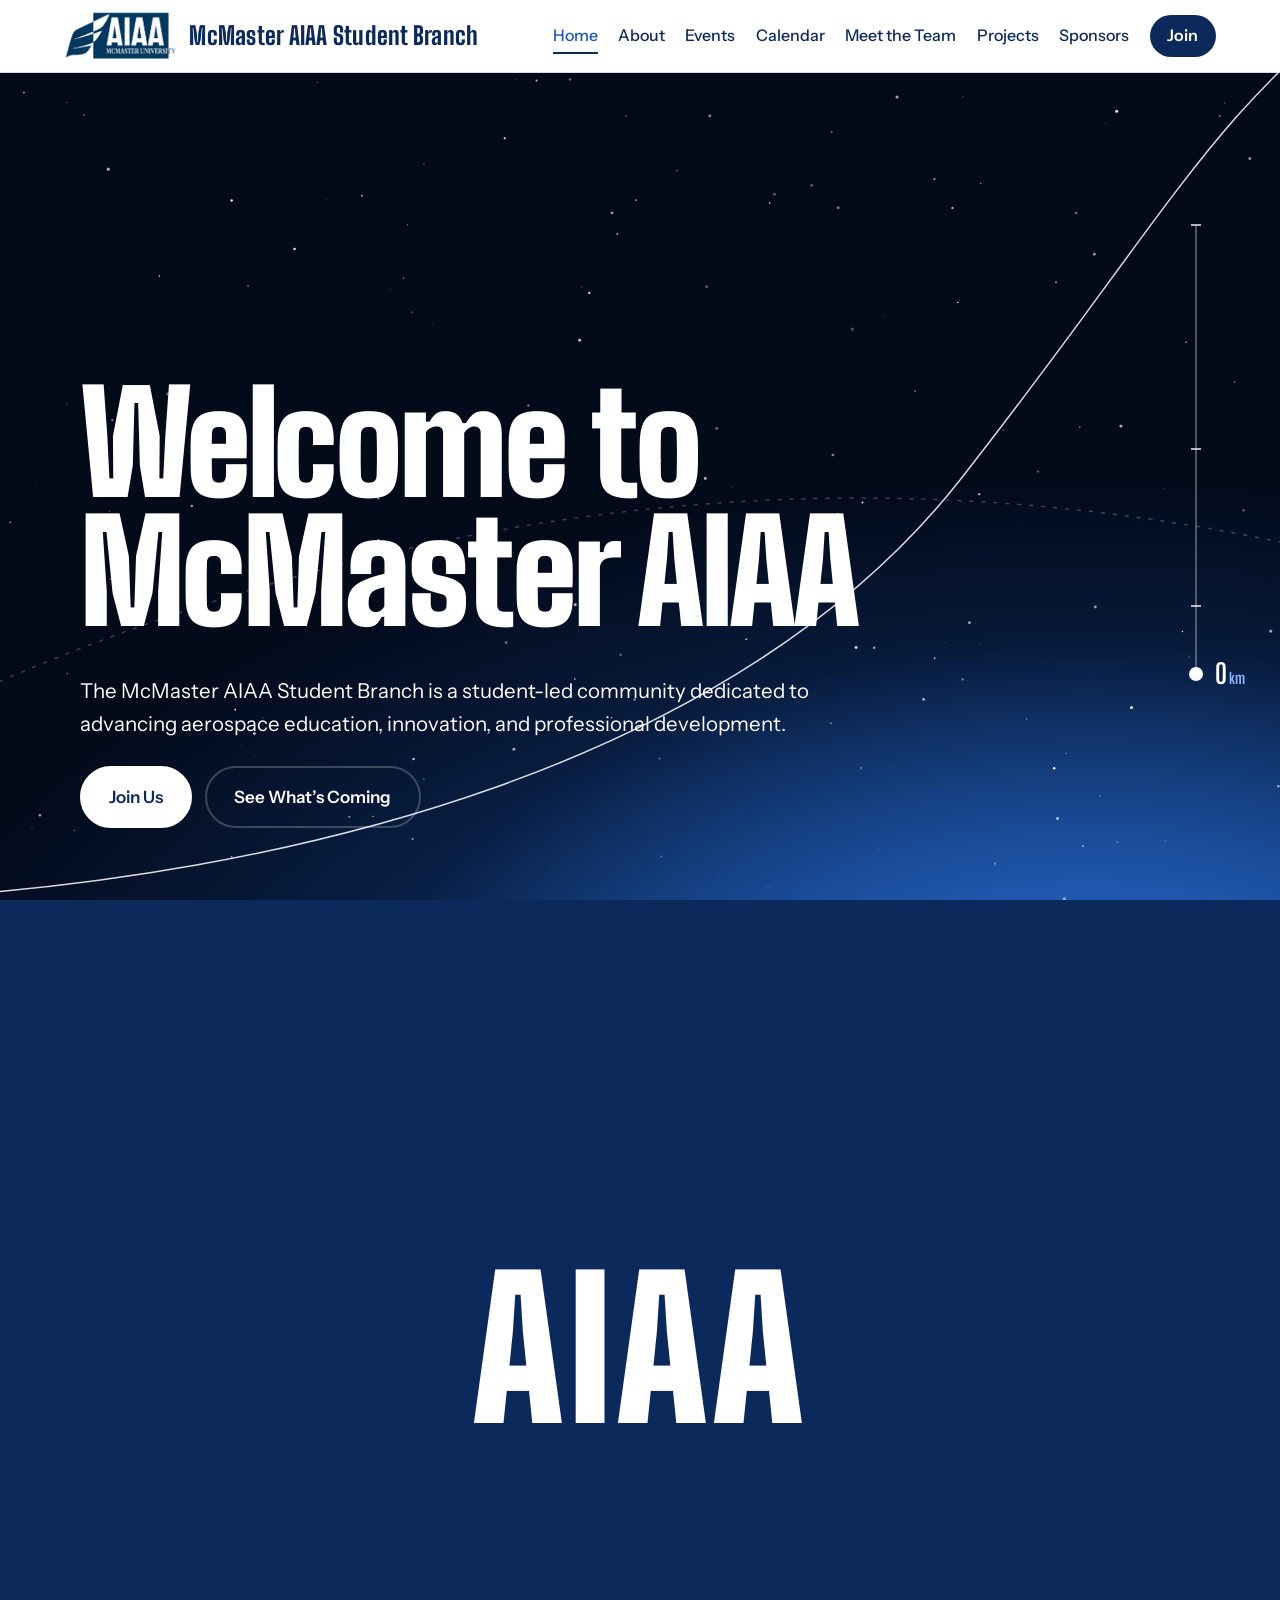
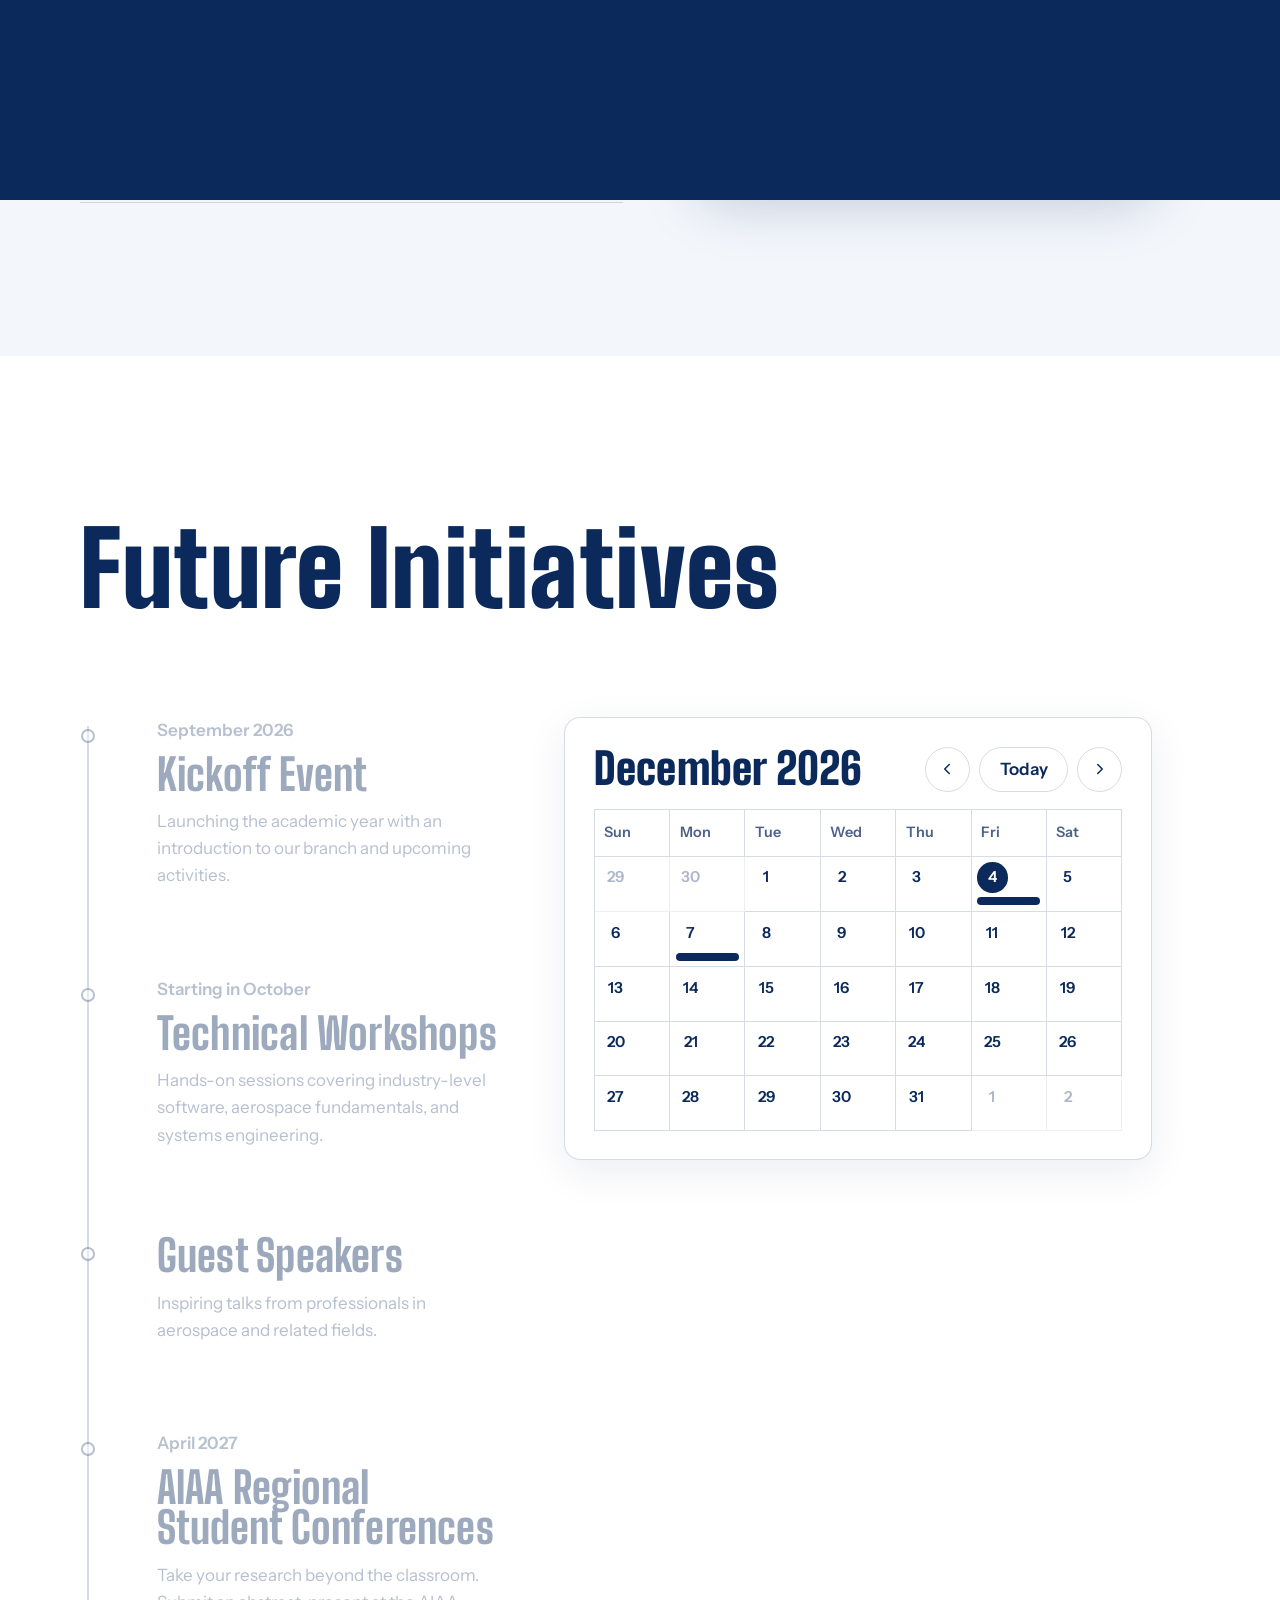
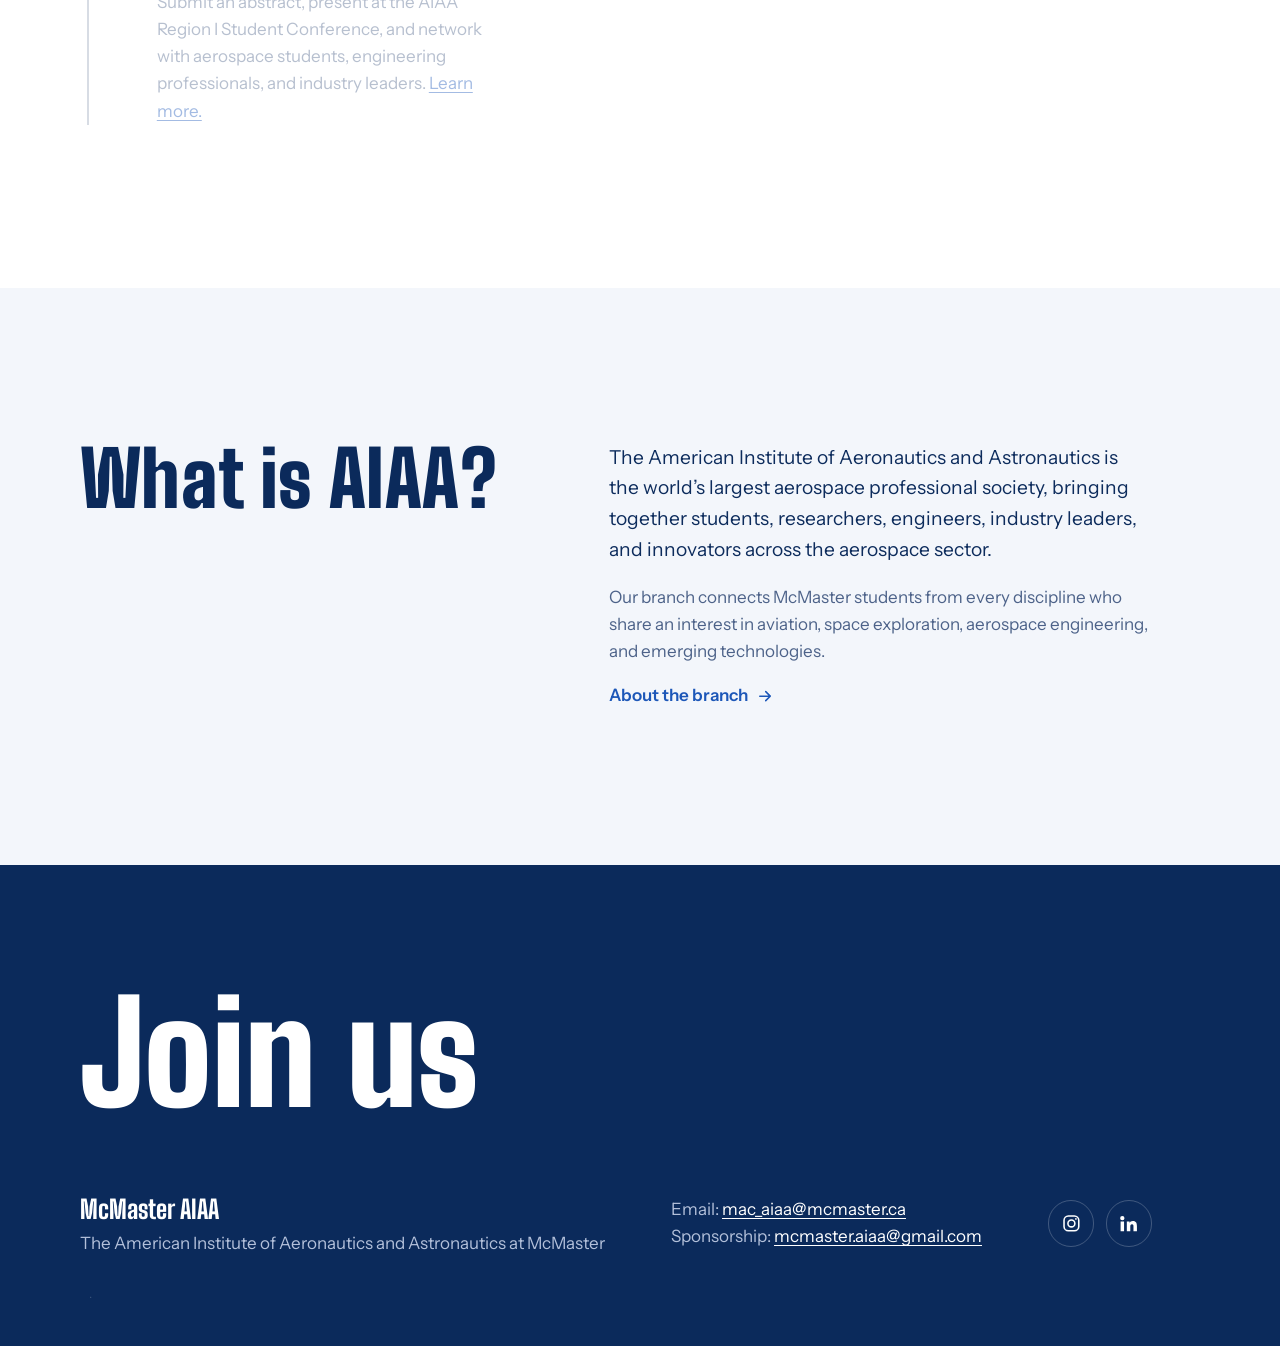
<file: index.html>
<!doctype html>
<html lang="en">
<head>
<meta charset="utf-8">
<meta name="viewport" content="width=device-width, initial-scale=1">
<title>McMaster AIAA | Home</title>
<meta name="description" content="The McMaster AIAA Student Branch is a student-led community dedicated to advancing aerospace education, innovation, and professional development.">
<meta name="theme-color" content="#0b2a5b">
<script>document.documentElement.classList.add("js");try{if(sessionStorage.getItem("aiaa-t")){document.documentElement.classList.add("is-entering");sessionStorage.removeItem("aiaa-t")}}catch(e){}</script>
<link rel="preload" href="fonts/big-shoulders-display-latin-900-normal.woff2" as="font" type="font/woff2" crossorigin>
<link rel="preload" href="fonts/instrument-sans-latin-wght-normal.woff2" as="font" type="font/woff2" crossorigin>
<link rel="icon" href="images/logo.png">
<link rel="stylesheet" href="css/styles.css">
</head>
<body>
<div class="curtain" aria-hidden="true"><span>AIAA</span></div>
<a class="skip" href="#main">Skip to content</a>

<header class="site-header">
  <a class="brand" href="index.html" aria-label="McMaster AIAA Student Branch, home">
    <img src="images/logo.png" alt="AIAA McMaster University logo" width="120" height="60">
    <span class="brand-text"><strong>McMaster AIAA Student Branch</strong><small>The American Institute of Aeronautics and Astronautics at McMaster</small></span>
  </a>
  <button class="menu-toggle" aria-expanded="false" aria-controls="nav">Menu</button>
  <nav class="nav" id="nav" aria-label="Main">
      <a href="index.html" aria-current="page">Home</a>
      <a href="about.html">About</a>
      <a href="events.html">Events</a>
      <a href="calendar.html">Calendar</a>
      <a href="members.html">Meet the Team</a>
      <a href="projects.html">Projects</a>
      <a href="sponsors.html">Sponsors</a>
      <a class="nav-join" href="join.html">Join</a>
  </nav>
</header>

<aside class="altimeter" aria-hidden="true">
  <div class="alt-track">
    <div class="alt-fill"></div>
    <div class="alt-tick" style="bottom:0%"><span>Ground</span></div>
    <div class="alt-tick" style="bottom:15%"><span>Cruising altitude<br>12 km</span></div>
    <div class="alt-tick" style="bottom:50%"><span>K&aacute;rm&aacute;n line<br>100 km</span></div>
    <div class="alt-tick" style="bottom:100%"><span>Low Earth orbit<br>400 km</span></div>
    <div class="alt-marker"><div class="alt-readout"><b data-alt>0</b><small>km</small></div></div>
  </div>
</aside>

<main id="main">

<section class="hero on-dark">
  <canvas id="stars" aria-hidden="true"></canvas>
  <svg class="hero-path" viewBox="0 0 1440 900" preserveAspectRatio="xMidYMid slice" aria-hidden="true">
    <path class="orbit" d="M-200 820 Q 720 300 1640 620"/>
    <path class="trail" d="M-40 900 C 380 880 820 760 1040 480 S 1300 90 1500 -40"/>
    <circle class="dot" cx="-40" cy="900" r="7"/>
  </svg>
  <div class="wrap hero-copy">
    <h1>
  <span class="line"><span>Welcome to</span></span>
  <span class="line"><span>McMaster AIAA</span></span>
</h1>
    <div class="hero-sub">
      <p class="fade-in">The McMaster AIAA Student Branch is a student-led community dedicated to advancing aerospace education, innovation, and professional development.</p>
      <div class="hero-actions fade-in">
        <a class="btn" href="join.html">Join Us</a>
        <a class="btn ghost" href="events.html">See What&rsquo;s Coming</a>
      </div>
    </div>
  </div>
</section>

<section class="section soft">
  <div class="wrap">
    <h2 class="section-title"><span class="line"><span>Our Mission</span></span></h2>
    <div class="mission">
      <div class="mission-copy">
        <p class="mission-statement" data-scrub>We aim to build McMaster&rsquo;s aerospace community through hands-on projects, technical competitions, industry engagement, and collaborative learning opportunities.</p>
        <div class="lede fade-in">
          <p>As an official student branch of the world&rsquo;s largest aerospace technical society, our mission aligns with AIAA&rsquo;s vision of being the voice of the aerospace profession through innovation, technical excellence, and global leadership.</p>
        </div>
        <ol class="pillars fade-in">
          <li><b>01</b> Hands-on projects</li>
          <li><b>02</b> Technical competitions</li>
          <li><b>03</b> Industry engagement</li>
          <li><b>04</b> Collaborative learning</li>
        </ol>
      </div>
      <figure class="orbit-fig" aria-hidden="true">
        <svg viewBox="0 0 600 600" class="orbit-svg">
          <defs>
            <radialGradient id="earth" cx="38%" cy="34%" r="75%"><stop offset="0" stop-color="#2f6bd1"/><stop offset="0.6" stop-color="#0f3a85"/><stop offset="1" stop-color="#061a40"/></radialGradient>
            <radialGradient id="glow" cx="50%" cy="50%" r="50%"><stop offset="0.7" stop-color="#8fb8ff" stop-opacity="0.35"/><stop offset="1" stop-color="#8fb8ff" stop-opacity="0"/></radialGradient>
          </defs>
          <g class="ticks" stroke="currentColor" stroke-width="1" opacity="0.35">
            <path d="M300 14v18M300 568v18M14 300h18M568 300h18"/>
          </g>
          <circle cx="300" cy="300" r="104" fill="url(#glow)"/>
          <circle cx="300" cy="300" r="70" fill="url(#earth)"/>
          <path d="M240 288q22-18 44-8t30-6 26 12M250 322q24 10 46 2t34 10" fill="none" stroke="#8fb8ff" stroke-width="1.2" opacity="0.45"/>
          <g class="o o1"><g class="spin spin1"><circle cx="300" cy="300" r="120" class="ring"/><g class="sat"><circle cx="420" cy="300" r="17"/><text x="420" y="306" text-anchor="middle" class="num">1</text></g></g></g>
          <g class="o o2"><g class="spin spin2"><circle cx="300" cy="300" r="170" class="ring"/><g class="sat"><circle cx="300" cy="130" r="17"/><text x="300" y="136" text-anchor="middle" class="num">2</text></g></g></g>
          <g class="o o3"><g class="spin spin3"><circle cx="300" cy="300" r="220" class="ring"/><g class="sat"><circle cx="144" cy="456" r="17"/><text x="144" y="462" text-anchor="middle" class="num">3</text></g></g></g>
          <g class="o o4"><g class="spin spin4"><circle cx="300" cy="300" r="268" class="ring"/><g class="sat"><circle cx="568" cy="300" r="17"/><text x="568" y="306" text-anchor="middle" class="num">4</text></g></g></g>
        </svg>
        <figcaption>Four orbits, one community.</figcaption>
      </figure>
    </div>
  </div>
</section>

<section class="section" id="initiatives">
  <div class="wrap">
    <h2 class="section-title"><span class="line"><span>Future Initiatives</span></span></h2>
    <div class="initiatives">
      <ol class="plan">
      <li class="plan-line" aria-hidden="true"><i></i></li>
      <li class="stop">
        <p class="stop-when">September 2026</p>
        <h3>Kickoff Event</h3>
        <p>Launching the academic year with an introduction to our branch and upcoming activities.</p>
      </li>
      <li class="stop">
        <p class="stop-when">Starting in October</p>
        <h3>Technical Workshops</h3>
        <p>Hands-on sessions covering industry-level software, aerospace fundamentals, and systems engineering.</p>
      </li>
      <li class="stop">
        <h3>Guest Speakers</h3>
        <p>Inspiring talks from professionals in aerospace and related fields.</p>
      </li>
      <li class="stop">
        <p class="stop-when">April 2027</p>
        <h3>AIAA Regional Student Conferences</h3>
        <p>Take your research beyond the classroom. Submit an abstract, present at the AIAA Region I Student Conference, and network with aerospace students, engineering professionals, and industry leaders. <a class="inline" href="https://aiaa.org/get-involved/university-students/regional-student-conferences/" target="_blank" rel="noopener">Learn more.</a></p>
      </li>
    </ol>
      <div class="cal-card" aria-label="Event calendar">
        <div class="cal-bar">
          <h3 class="cal-title" id="cal-title" aria-live="polite">&nbsp;</h3>
          <div class="cal-controls">
            <button class="icon-btn sq" id="cal-prev" aria-label="Previous month"><svg width="18" height="18" viewBox="0 0 24 24" fill="none" stroke="currentColor" stroke-width="2" stroke-linecap="round" stroke-linejoin="round" aria-hidden="true"><path d="M15 6l-6 6 6 6"/></svg></button>
            <button class="icon-btn" id="cal-today">Today</button>
            <button class="icon-btn sq" id="cal-next" aria-label="Next month"><svg width="18" height="18" viewBox="0 0 24 24" fill="none" stroke="currentColor" stroke-width="2" stroke-linecap="round" stroke-linejoin="round" aria-hidden="true"><path d="M9 6l6 6-6 6"/></svg></button>
          </div>
        </div>
        <div class="cal-grid" id="cal-grid" role="grid" aria-labelledby="cal-title"></div>
        <div class="undated" id="cal-undated" hidden>
          <h4>This month, dates to be announced</h4>
          <ul class="rows" id="cal-undated-list"></ul>
        </div>
        <noscript><p class="empty">The calendar needs JavaScript. See the <a href="events.html">events page</a> instead.</p></noscript>
      </div>
    </div>
  </div>
  <dialog class="event-dialog" id="event-dialog" aria-labelledby="ev-title">
    <h2 id="ev-title">Event</h2>
    <dl id="ev-meta"></dl>
    <p id="ev-desc"></p>
    <button class="btn ghost" id="ev-close" type="button">Close</button>
  </dialog>
</section>

<section class="section soft">
  <div class="wrap split">
    <h2><span class="line"><span>What is AIAA?</span></span></h2>
    <div class="body fade-in">
      <p>The American Institute of Aeronautics and Astronautics is the world&rsquo;s largest aerospace professional society, bringing together students, researchers, engineers, industry leaders, and innovators across the aerospace sector.</p>
      <p>Our branch connects McMaster students from every discipline who share an interest in aviation, space exploration, aerospace engineering, and emerging technologies.</p>
      <a class="link-arrow" href="about.html">About the branch <svg width="18" height="18" viewBox="0 0 24 24" fill="none" stroke="currentColor" stroke-width="2" stroke-linecap="round" stroke-linejoin="round" aria-hidden="true"><path d="M5 12h14M13 6l6 6-6 6"/></svg></a>
    </div>
  </div>
</section>

</main>

<footer class="footer on-dark">
  <div class="wrap">
    <a class="footer-cta" href="join.html">Join us</a>
    <div class="footer-row">
      <div>
        <strong>McMaster AIAA</strong>
        <p>The American Institute of Aeronautics and Astronautics at McMaster</p>
      </div>
      <p>Email: <a class="email" href="mailto:mac_aiaa@mcmaster.ca">mac_aiaa@mcmaster.ca</a><br>Sponsorship: <a class="email" href="mailto:mcmaster.aiaa@gmail.com">mcmaster.aiaa@gmail.com</a></p>
      <div class="social">
        <a href="https://www.instagram.com/mcmasteraiaa/" target="_blank" rel="noopener" aria-label="McMaster AIAA on Instagram"><svg viewBox="0 0 24 24" fill="none" stroke="currentColor" stroke-width="1.8" aria-hidden="true"><rect x="3.5" y="3.5" width="17" height="17" rx="5"/><circle cx="12" cy="12" r="4"/><circle cx="17.2" cy="6.8" r="1" fill="currentColor" stroke="none"/></svg></a>
        <a href="https://www.linkedin.com/company/mcmasteraiaa/" target="_blank" rel="noopener" aria-label="McMaster AIAA on LinkedIn"><svg viewBox="0 0 24 24" fill="currentColor" aria-hidden="true"><path d="M4.98 3.5a2.5 2.5 0 1 1 0 5 2.5 2.5 0 0 1 0-5zM3 9.75h4V21H3V9.75zM9.5 9.75h3.8v1.6h.06c.53-1 1.82-2.05 3.75-2.05 4 0 4.74 2.63 4.74 6.05V21h-4v-5.1c0-1.22-.02-2.78-1.7-2.78-1.7 0-1.96 1.32-1.96 2.69V21h-4V9.75z"/></svg></a>
      </div>
    </div>
  </div>
  <div class="wrap"><a class="admin-link" href="admin.html" aria-label="Admin sign in">&middot;</a></div>
</footer>

<script src="vendor/gsap.min.js"></script>
<script src="vendor/ScrollTrigger.min.js"></script>
<script src="vendor/lenis.min.js"></script>
<script src="js/main.js"></script>
<script src="js/calendar.js"></script>
</body>
</html>
</file>
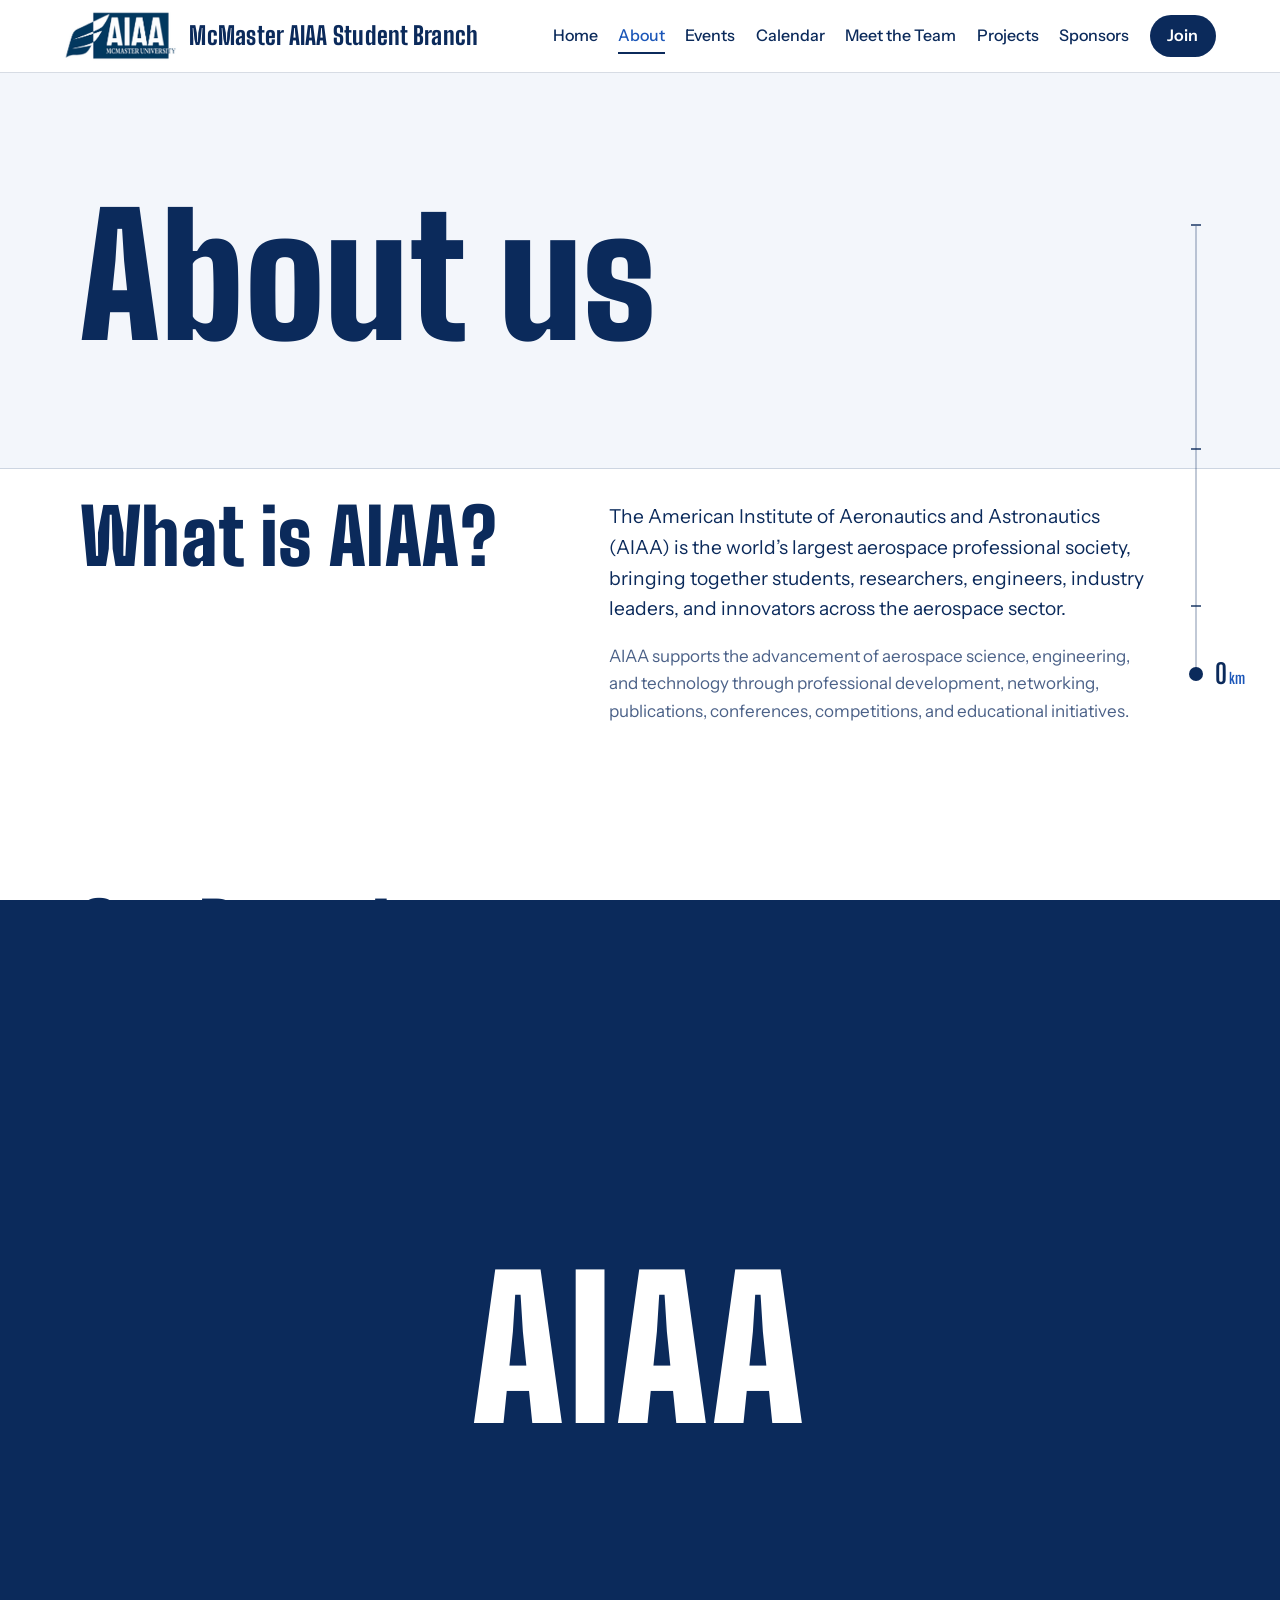
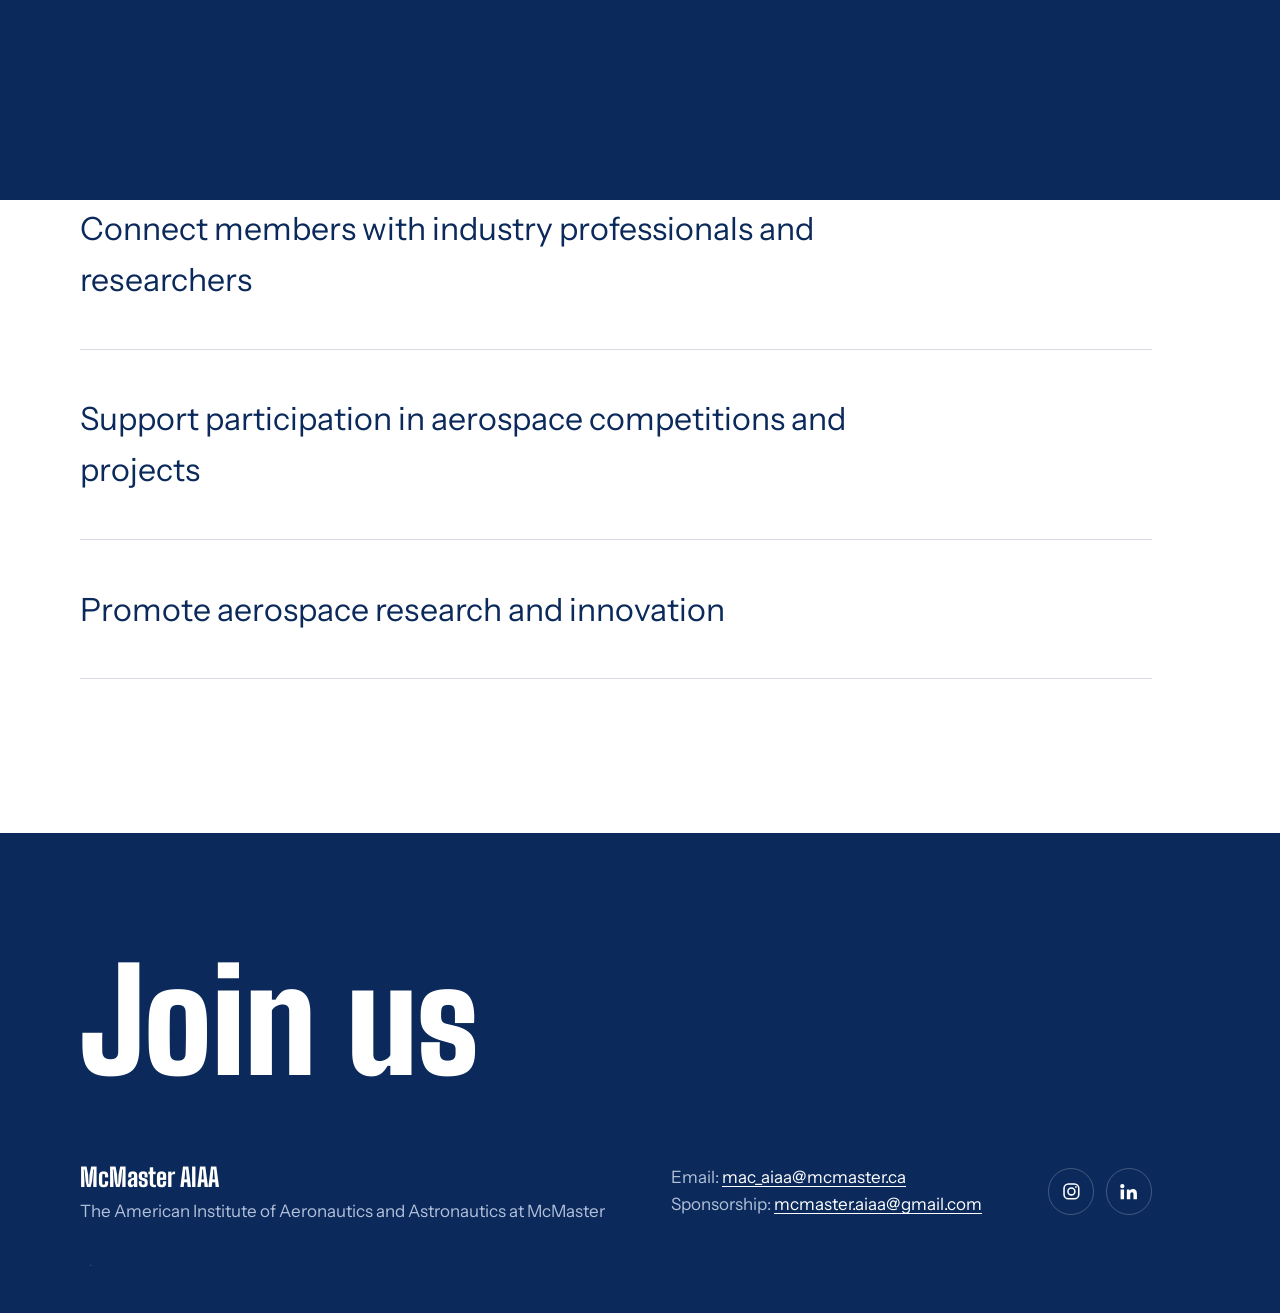
<file: about.html>
<!doctype html>
<html lang="en">
<head>
<meta charset="utf-8">
<meta name="viewport" content="width=device-width, initial-scale=1">
<title>McMaster AIAA | About</title>
<meta name="description" content="What AIAA is, why the McMaster branch exists, and what we are working toward.">
<meta name="theme-color" content="#0b2a5b">
<script>document.documentElement.classList.add("js");try{if(sessionStorage.getItem("aiaa-t")){document.documentElement.classList.add("is-entering");sessionStorage.removeItem("aiaa-t")}}catch(e){}</script>
<link rel="preload" href="fonts/big-shoulders-display-latin-900-normal.woff2" as="font" type="font/woff2" crossorigin>
<link rel="preload" href="fonts/instrument-sans-latin-wght-normal.woff2" as="font" type="font/woff2" crossorigin>
<link rel="icon" href="images/logo.png">
<link rel="stylesheet" href="css/styles.css">
</head>
<body>
<div class="curtain" aria-hidden="true"><span>AIAA</span></div>
<a class="skip" href="#main">Skip to content</a>

<header class="site-header">
  <a class="brand" href="index.html" aria-label="McMaster AIAA Student Branch, home">
    <img src="images/logo.png" alt="AIAA McMaster University logo" width="120" height="60">
    <span class="brand-text"><strong>McMaster AIAA Student Branch</strong><small>The American Institute of Aeronautics and Astronautics at McMaster</small></span>
  </a>
  <button class="menu-toggle" aria-expanded="false" aria-controls="nav">Menu</button>
  <nav class="nav" id="nav" aria-label="Main">
      <a href="index.html">Home</a>
      <a href="about.html" aria-current="page">About</a>
      <a href="events.html">Events</a>
      <a href="calendar.html">Calendar</a>
      <a href="members.html">Meet the Team</a>
      <a href="projects.html">Projects</a>
      <a href="sponsors.html">Sponsors</a>
      <a class="nav-join" href="join.html">Join</a>
  </nav>
</header>

<aside class="altimeter" aria-hidden="true">
  <div class="alt-track">
    <div class="alt-fill"></div>
    <div class="alt-tick" style="bottom:0%"><span>Ground</span></div>
    <div class="alt-tick" style="bottom:15%"><span>Cruising altitude<br>12 km</span></div>
    <div class="alt-tick" style="bottom:50%"><span>K&aacute;rm&aacute;n line<br>100 km</span></div>
    <div class="alt-tick" style="bottom:100%"><span>Low Earth orbit<br>400 km</span></div>
    <div class="alt-marker"><div class="alt-readout"><b data-alt>0</b><small>km</small></div></div>
  </div>
</aside>

<main id="main">

<section class="page-head">
  <div class="wrap">
    <h1><span class="line"><span>About us</span></span></h1>
  </div>
</section>

<section class="section" style="padding-top:2rem">
  <div class="wrap split">
    <h2><span class="line"><span>What is AIAA?</span></span></h2>
    <div class="body fade-in">
      <p>The American Institute of Aeronautics and Astronautics (AIAA) is the world&rsquo;s largest aerospace professional society, bringing together students, researchers, engineers, industry leaders, and innovators across the aerospace sector.</p>
      <p>AIAA supports the advancement of aerospace science, engineering, and technology through professional development, networking, publications, conferences, competitions, and educational initiatives.</p>
    </div>
  </div>
</section>

<section class="section" style="padding-top:0">
  <div class="wrap split">
    <h2><span class="line"><span>Our Branch</span></span></h2>
    <div class="body fade-in">
      <p>The McMaster AIAA Student Branch was established to create a hub for aerospace-related activities on campus. We aim to connect students from all disciplines who share an interest in aviation, space exploration, aerospace engineering, and emerging technologies.</p>
    </div>
  </div>
</section>

<section class="section" style="padding-top:0">
  <div class="wrap">
    <h2 class="section-title"><span class="line"><span>Our goals</span></span></h2>
    <ul class="rows goal-list">
      <li><p>Unite and grow McMaster&rsquo;s aerospace community</p></li>
      <li><p>Provide professional development opportunities for students</p></li>
      <li><p>Connect members with industry professionals and researchers</p></li>
      <li><p>Support participation in aerospace competitions and projects</p></li>
      <li><p>Promote aerospace research and innovation</p></li>
    </ul>
  </div>
</section>

</main>

<footer class="footer on-dark">
  <div class="wrap">
    <a class="footer-cta" href="join.html">Join us</a>
    <div class="footer-row">
      <div>
        <strong>McMaster AIAA</strong>
        <p>The American Institute of Aeronautics and Astronautics at McMaster</p>
      </div>
      <p>Email: <a class="email" href="mailto:mac_aiaa@mcmaster.ca">mac_aiaa@mcmaster.ca</a><br>Sponsorship: <a class="email" href="mailto:mcmaster.aiaa@gmail.com">mcmaster.aiaa@gmail.com</a></p>
      <div class="social">
        <a href="https://www.instagram.com/mcmasteraiaa/" target="_blank" rel="noopener" aria-label="McMaster AIAA on Instagram"><svg viewBox="0 0 24 24" fill="none" stroke="currentColor" stroke-width="1.8" aria-hidden="true"><rect x="3.5" y="3.5" width="17" height="17" rx="5"/><circle cx="12" cy="12" r="4"/><circle cx="17.2" cy="6.8" r="1" fill="currentColor" stroke="none"/></svg></a>
        <a href="https://www.linkedin.com/company/mcmasteraiaa/" target="_blank" rel="noopener" aria-label="McMaster AIAA on LinkedIn"><svg viewBox="0 0 24 24" fill="currentColor" aria-hidden="true"><path d="M4.98 3.5a2.5 2.5 0 1 1 0 5 2.5 2.5 0 0 1 0-5zM3 9.75h4V21H3V9.75zM9.5 9.75h3.8v1.6h.06c.53-1 1.82-2.05 3.75-2.05 4 0 4.74 2.63 4.74 6.05V21h-4v-5.1c0-1.22-.02-2.78-1.7-2.78-1.7 0-1.96 1.32-1.96 2.69V21h-4V9.75z"/></svg></a>
      </div>
    </div>
  </div>
  <div class="wrap"><a class="admin-link" href="admin.html" aria-label="Admin sign in">&middot;</a></div>
</footer>

<script src="vendor/gsap.min.js"></script>
<script src="vendor/ScrollTrigger.min.js"></script>
<script src="vendor/lenis.min.js"></script>
<script src="js/main.js"></script>
</body>
</html>
</file>
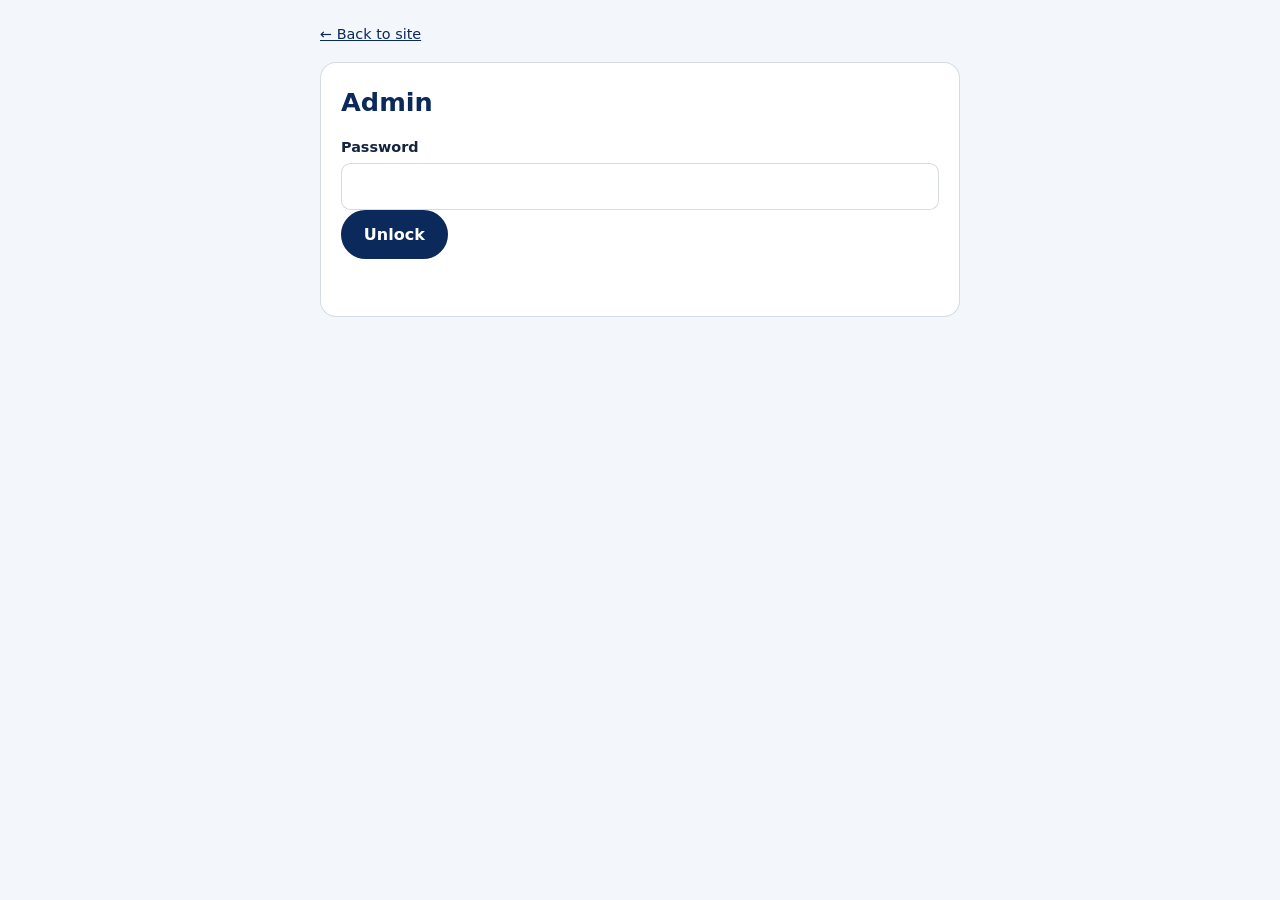
<file: admin.html>
<!doctype html>
<html lang="en">

<head>
  <meta charset="utf-8">
  <meta name="viewport" content="width=device-width, initial-scale=1">
  <meta name="robots" content="noindex, nofollow">
  <meta name="referrer" content="no-referrer">
  <title>McMaster AIAA | Admin</title>
  <meta name="color-scheme" content="light">
  <meta name="theme-color" content="#0b2a5b">
  <link rel="icon" href="images/logo.png">
  <link rel="stylesheet" href="css/admin.css">
  <script>
    /* If anything goes wrong, show it on the page instead of leaving a blank screen. */
    try { sessionStorage.removeItem("aiaa-t"); } catch (e) { }
    function adShowError(msg) {
      var box = document.getElementById("ad-fatal");
      if (!box) {
        box = document.createElement("pre"); box.id = "ad-fatal";
        box.style.cssText = "white-space:pre-wrap;margin:1rem;padding:1rem;border:2px solid #b42318;border-radius:.6rem;background:#fff;color:#b42318;font:14px/1.4 monospace";
        (document.body || document.documentElement).appendChild(box);
      }
      box.textContent += msg + "\n";
    }
    window.addEventListener("error", function (e) { adShowError("Page error: " + e.message + (e.filename ? " (" + e.filename.split("/").pop() + ":" + e.lineno + ")" : "")); });
    window.addEventListener("unhandledrejection", function (e) { adShowError("Page error: " + (e.reason && e.reason.message || e.reason)); });
  </script>
</head>

<body>
  <noscript>
    <p style="margin:1rem;font:16px sans-serif">The admin page needs JavaScript turned on.</p>
  </noscript>
  <main class="ad">
    <header class="ad-top">
      <a href="index.html" class="ad-home">&larr; Back to site</a>
      <button type="button" id="ad-lock" class="ad-ghost" hidden>Lock</button>
    </header>

    <section id="ad-login" class="ad-card">
      <h1>Admin</h1>
      <form id="ad-login-form" autocomplete="off">
        <label for="ad-pw">Password</label>
        <input id="ad-pw" type="password" autocomplete="current-password" required>
        <button type="submit" class="ad-btn">Unlock</button>
        <p id="ad-login-msg" class="ad-msg" role="alert"></p>
      </form>
    </section>

    <div id="ad-app" hidden>
      <div class="ad-tabs" role="tablist" aria-label="What to edit">
        <button type="button" role="tab" id="tab-events" aria-controls="panel-events"
          aria-selected="true">Events</button>
        <button type="button" role="tab" id="tab-projects" aria-controls="panel-projects"
          aria-selected="false">Projects</button>
      </div>

      <!-- ===================== EVENTS ===================== -->
      <div id="panel-events" role="tabpanel" aria-labelledby="tab-events">
        <section class="ad-card">
          <h1 id="ad-form-title">Add an event</h1>
          <form id="ad-form" autocomplete="off" novalidate>
            <label for="f-title">Title *</label>
            <input id="f-title" maxlength="120" required>

            <fieldset class="ad-kind">
              <legend>When</legend>
              <label><input type="radio" name="kind" value="date" checked> Specific day</label>
              <label><input type="radio" name="kind" value="month"> Month only (date to be announced)</label>
            </fieldset>

            <div id="f-date-wrap"><label for="f-date">Date *</label><input id="f-date" type="date"></div>
            <div id="f-month-wrap" hidden><label for="f-month">Month *</label><input id="f-month" type="month"></div>

            <div class="ad-row">
              <div><label for="f-start">Start time</label><input id="f-start" type="time"></div>
              <div><label for="f-end">End time</label><input id="f-end" type="time"></div>
            </div>

            <label for="f-loc">Location</label>
            <input id="f-loc" maxlength="120" placeholder="e.g. JHE A102">

            <label for="f-desc">Short description <span class="ad-hint">(shown on the calendar)</span></label>
            <textarea id="f-desc" rows="3" maxlength="700"></textarea>

            <label for="f-details">Full write-up for the Events page <span class="ad-hint">(optional)</span></label>
            <textarea id="f-details" rows="7" maxlength="6000"></textarea>
            <p class="ad-note">Formatting: a blank line starts a new paragraph. Start a line with “- ” for a bullet
              point.
              Write [link text](https://example.com) for a link (the part in round brackets is the address). **Double
              stars** make bold text.
              If you fill this in, the Events page shows it exactly as written, so add the time and place yourself; if
              you leave it empty,
              the Events page shows the short description plus the time and location.</p>
            <div class="ad-preview-label">Preview</div>
            <div id="f-preview" class="ad-preview" aria-live="polite"></div>

            <label for="f-files">Photos <span class="ad-hint">(optional, shown on the Events page)</span></label>
            <input id="f-files" type="file" accept="image/*" multiple>
            <ul id="f-imgs" class="ad-imgs"></ul>

            <label class="ad-check"><input type="checkbox" id="f-hide"> Show on the calendar only (hide from the Events
              page)</label>

            <div class="ad-actions">
              <button type="submit" class="ad-btn" id="f-save">Publish event</button>
              <button type="button" class="ad-ghost" id="f-cancel" hidden>Cancel edit</button>
            </div>
            <p id="ad-msg" class="ad-msg" role="status"></p>
          </form>
        </section>

        <section class="ad-card">
          <h2>All events</h2>
          <ul id="ad-list" class="ad-list"></ul>
          <p class="ad-note">Changes go live on the site about a minute after you publish.</p>
        </section>
      </div>

      <!-- ===================== PROJECTS ===================== -->
      <div id="panel-projects" role="tabpanel" aria-labelledby="tab-projects" hidden>
        <section class="ad-card">
          <h1 id="p-form-title">Add a project</h1>
          <form id="p-form" autocomplete="off" novalidate>
            <label for="p-name">Project name *</label>
            <input id="p-name" maxlength="80">

            <div class="ad-row">
              <div><label for="p-dept">Category <span class="ad-hint">(optional)</span></label><input id="p-dept"
                  maxlength="80"></div>
              <div><label for="p-status">Status <span class="ad-hint">(optional)</span></label><input id="p-status"
                  maxlength="40"></div>
            </div>

            <label for="p-desc">Description</label>
            <textarea id="p-desc" rows="8" maxlength="3000"></textarea>

            <label for="p-photos">Photos <span class="ad-hint">(shown as a carousel with arrows when there is more than
                one)</span></label>
            <input id="p-photos" type="file" accept="image/*" multiple>
            <ul id="p-imgs" class="ad-imgs"></ul>

            <h2 class="ad-sub">Project leaders</h2>
            <p class="ad-note">These appear as large profile cards (photo, name, role, year, LinkedIn). Leave out anyone
              who shouldn’t be featured.</p>
            <div id="p-team" class="ad-team"></div>
            <button type="button" class="ad-ghost" id="p-add-member">+ Add a person</button>

            <label for="p-facts">Highlights <span class="ad-hint">(one per line)</span></label>
            <textarea id="p-facts" rows="5" maxlength="1500"></textarea>
            <p class="ad-note">Each line becomes a short dashed list item. Write [link text](https://example.com) to
              make a link, or [link text](page.html) to link to a page on this site.</p>

            <label for="p-url">“Learn More” button link <span class="ad-hint">(optional, must start with
                https://)</span></label>
            <input id="p-url" type="url" maxlength="300">

            <div class="ad-actions">
              <button type="submit" class="ad-btn" id="p-save">Publish project</button>
              <button type="button" class="ad-ghost" id="p-cancel" hidden>Cancel edit</button>
            </div>
            <p id="p-msg" class="ad-msg" role="status"></p>
          </form>
        </section>

        <section class="ad-card">
          <h2>All projects</h2>
          <ul id="p-list" class="ad-list"></ul>
          <p class="ad-note">Projects appear on the site in this order. Changes go live about a minute after you
            publish.</p>
        </section>
      </div>
    </div>
  </main>
  <script src="js/writeup.js"></script>
  <script src="js/admin.js"></script>
</body>

</html>
</file>
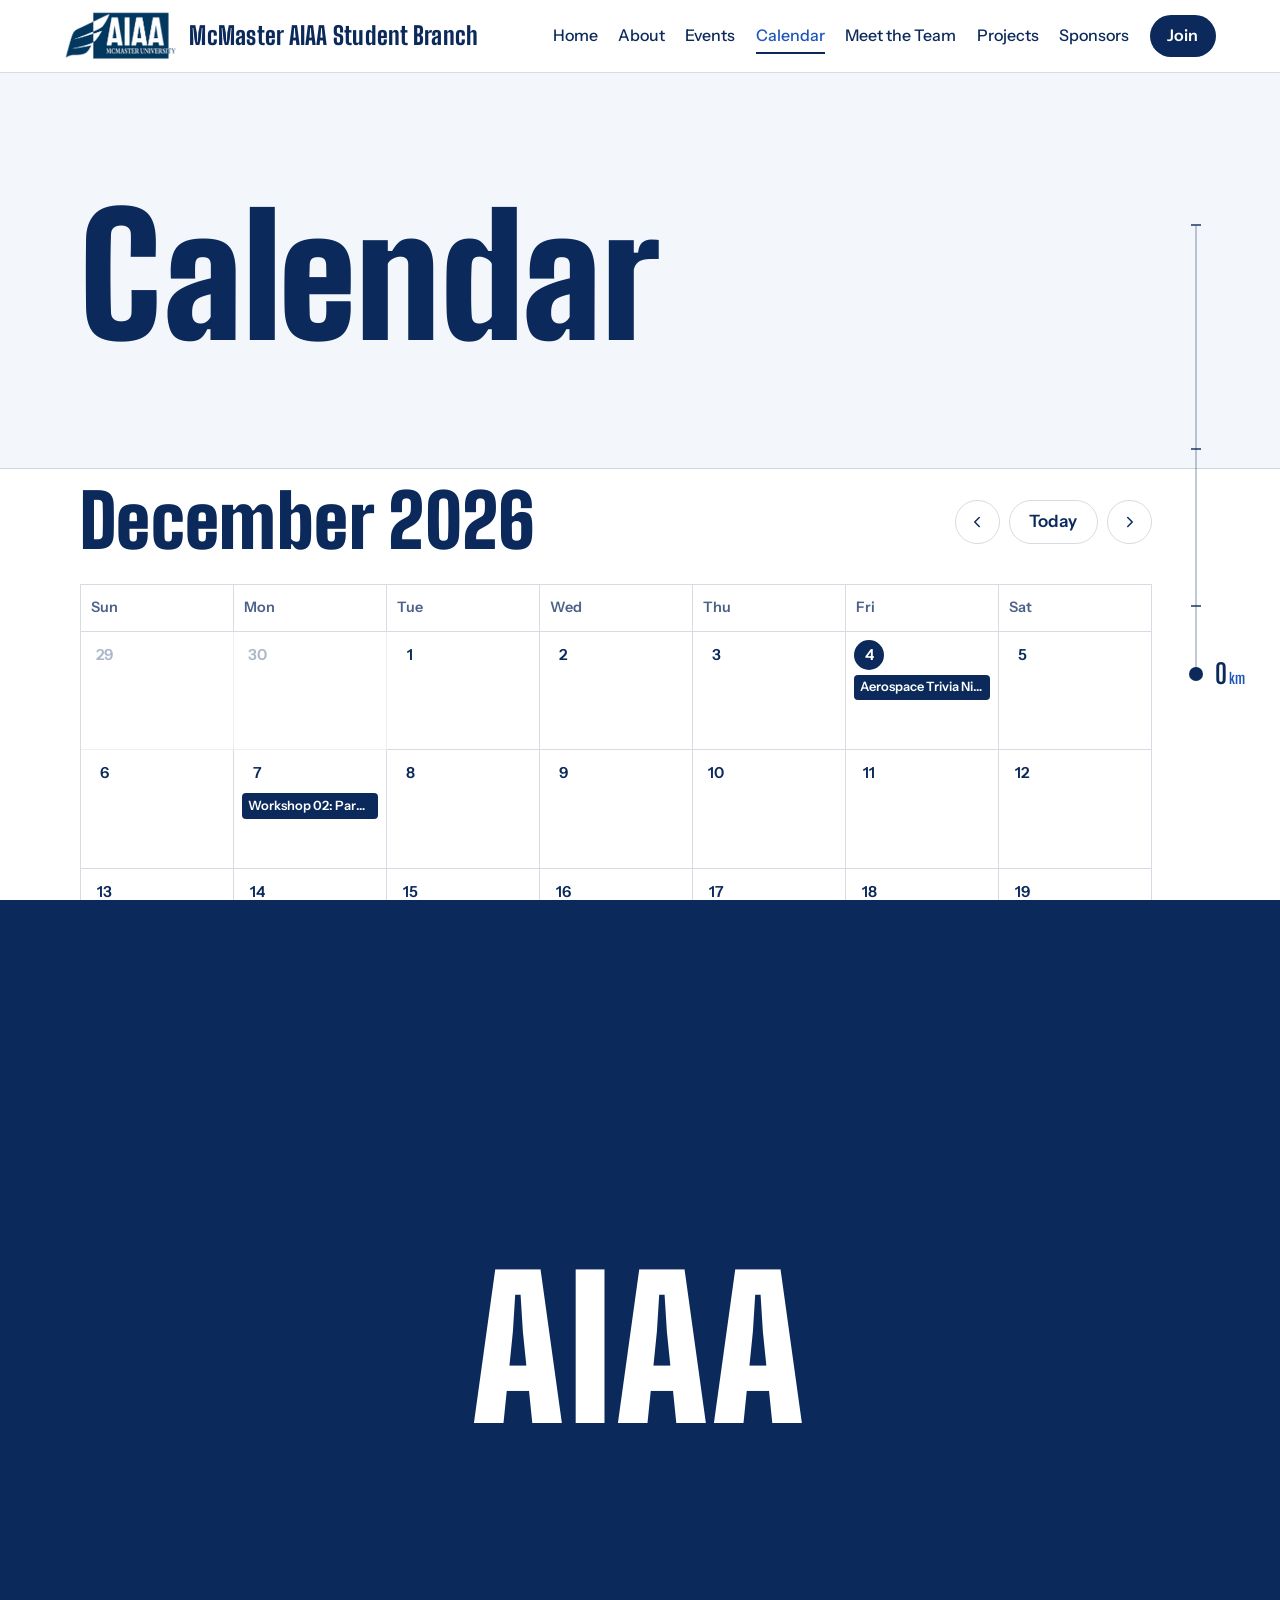
<file: calendar.html>
<!doctype html>
<html lang="en">
<head>
<meta charset="utf-8">
<meta name="viewport" content="width=device-width, initial-scale=1">
<title>McMaster AIAA | Calendar</title>
<meta name="description" content="Upcoming McMaster AIAA events by month.">
<meta name="theme-color" content="#0b2a5b">
<script>document.documentElement.classList.add("js");try{if(sessionStorage.getItem("aiaa-t")){document.documentElement.classList.add("is-entering");sessionStorage.removeItem("aiaa-t")}}catch(e){}</script>
<link rel="preload" href="fonts/big-shoulders-display-latin-900-normal.woff2" as="font" type="font/woff2" crossorigin>
<link rel="preload" href="fonts/instrument-sans-latin-wght-normal.woff2" as="font" type="font/woff2" crossorigin>
<link rel="icon" href="images/logo.png">
<link rel="stylesheet" href="css/styles.css">
</head>
<body>
<div class="curtain" aria-hidden="true"><span>AIAA</span></div>
<a class="skip" href="#main">Skip to content</a>

<header class="site-header">
  <a class="brand" href="index.html" aria-label="McMaster AIAA Student Branch, home">
    <img src="images/logo.png" alt="AIAA McMaster University logo" width="120" height="60">
    <span class="brand-text"><strong>McMaster AIAA Student Branch</strong><small>The American Institute of Aeronautics and Astronautics at McMaster</small></span>
  </a>
  <button class="menu-toggle" aria-expanded="false" aria-controls="nav">Menu</button>
  <nav class="nav" id="nav" aria-label="Main">
      <a href="index.html">Home</a>
      <a href="about.html">About</a>
      <a href="events.html">Events</a>
      <a href="calendar.html" aria-current="page">Calendar</a>
      <a href="members.html">Meet the Team</a>
      <a href="projects.html">Projects</a>
      <a href="sponsors.html">Sponsors</a>
      <a class="nav-join" href="join.html">Join</a>
  </nav>
</header>

<aside class="altimeter" aria-hidden="true">
  <div class="alt-track">
    <div class="alt-fill"></div>
    <div class="alt-tick" style="bottom:0%"><span>Ground</span></div>
    <div class="alt-tick" style="bottom:15%"><span>Cruising altitude<br>12 km</span></div>
    <div class="alt-tick" style="bottom:50%"><span>K&aacute;rm&aacute;n line<br>100 km</span></div>
    <div class="alt-tick" style="bottom:100%"><span>Low Earth orbit<br>400 km</span></div>
    <div class="alt-marker"><div class="alt-readout"><b data-alt>0</b><small>km</small></div></div>
  </div>
</aside>

<main id="main">

<section class="page-head">
  <div class="wrap">
    <h1><span class="line"><span>Calendar</span></span></h1>
  </div>
</section>

<section class="section" style="padding-top:1rem">
  <div class="wrap">
    <div class="cal-bar">
      <h2 class="cal-title" id="cal-title" aria-live="polite">&nbsp;</h2>
      <div class="cal-controls">
        <button class="icon-btn sq" id="cal-prev" aria-label="Previous month">
          <svg width="18" height="18" viewBox="0 0 24 24" fill="none" stroke="currentColor" stroke-width="2" stroke-linecap="round" stroke-linejoin="round" aria-hidden="true"><path d="M15 6l-6 6 6 6"/></svg>
        </button>
        <button class="icon-btn" id="cal-today">Today</button>
        <button class="icon-btn sq" id="cal-next" aria-label="Next month">
          <svg width="18" height="18" viewBox="0 0 24 24" fill="none" stroke="currentColor" stroke-width="2" stroke-linecap="round" stroke-linejoin="round" aria-hidden="true"><path d="M9 6l6 6-6 6"/></svg>
        </button>
      </div>
    </div>
    <div class="cal-grid" id="cal-grid" role="grid" aria-labelledby="cal-title"></div>
    <div class="undated" id="cal-undated" hidden>
      <h2>This month, dates to be announced</h2>
      <ul class="rows" id="cal-undated-list"></ul>
    </div>
    <noscript><p class="empty">The calendar needs JavaScript. See the <a href="events.html">events page</a> instead.</p></noscript>
  </div>
</section>

<dialog class="event-dialog" id="event-dialog" aria-labelledby="ev-title">
  <h2 id="ev-title">Event</h2>
  <dl id="ev-meta"></dl>
  <p id="ev-desc"></p>
  <button class="btn ghost" id="ev-close" type="button">Close</button>
</dialog>

</main>

<footer class="footer on-dark">
  <div class="wrap">
    <a class="footer-cta" href="join.html">Join us</a>
    <div class="footer-row">
      <div>
        <strong>McMaster AIAA</strong>
        <p>The American Institute of Aeronautics and Astronautics at McMaster</p>
      </div>
      <p>Email: <a class="email" href="mailto:mac_aiaa@mcmaster.ca">mac_aiaa@mcmaster.ca</a><br>Sponsorship: <a class="email" href="mailto:mcmaster.aiaa@gmail.com">mcmaster.aiaa@gmail.com</a></p>
      <div class="social">
        <a href="https://www.instagram.com/mcmasteraiaa/" target="_blank" rel="noopener" aria-label="McMaster AIAA on Instagram"><svg viewBox="0 0 24 24" fill="none" stroke="currentColor" stroke-width="1.8" aria-hidden="true"><rect x="3.5" y="3.5" width="17" height="17" rx="5"/><circle cx="12" cy="12" r="4"/><circle cx="17.2" cy="6.8" r="1" fill="currentColor" stroke="none"/></svg></a>
        <a href="https://www.linkedin.com/company/mcmasteraiaa/" target="_blank" rel="noopener" aria-label="McMaster AIAA on LinkedIn"><svg viewBox="0 0 24 24" fill="currentColor" aria-hidden="true"><path d="M4.98 3.5a2.5 2.5 0 1 1 0 5 2.5 2.5 0 0 1 0-5zM3 9.75h4V21H3V9.75zM9.5 9.75h3.8v1.6h.06c.53-1 1.82-2.05 3.75-2.05 4 0 4.74 2.63 4.74 6.05V21h-4v-5.1c0-1.22-.02-2.78-1.7-2.78-1.7 0-1.96 1.32-1.96 2.69V21h-4V9.75z"/></svg></a>
      </div>
    </div>
  </div>
  <div class="wrap"><a class="admin-link" href="admin.html" aria-label="Admin sign in">&middot;</a></div>
</footer>

<script src="vendor/gsap.min.js"></script>
<script src="vendor/ScrollTrigger.min.js"></script>
<script src="vendor/lenis.min.js"></script>
<script src="js/main.js"></script>
<script src="js/calendar.js"></script>
</body>
</html>
</file>
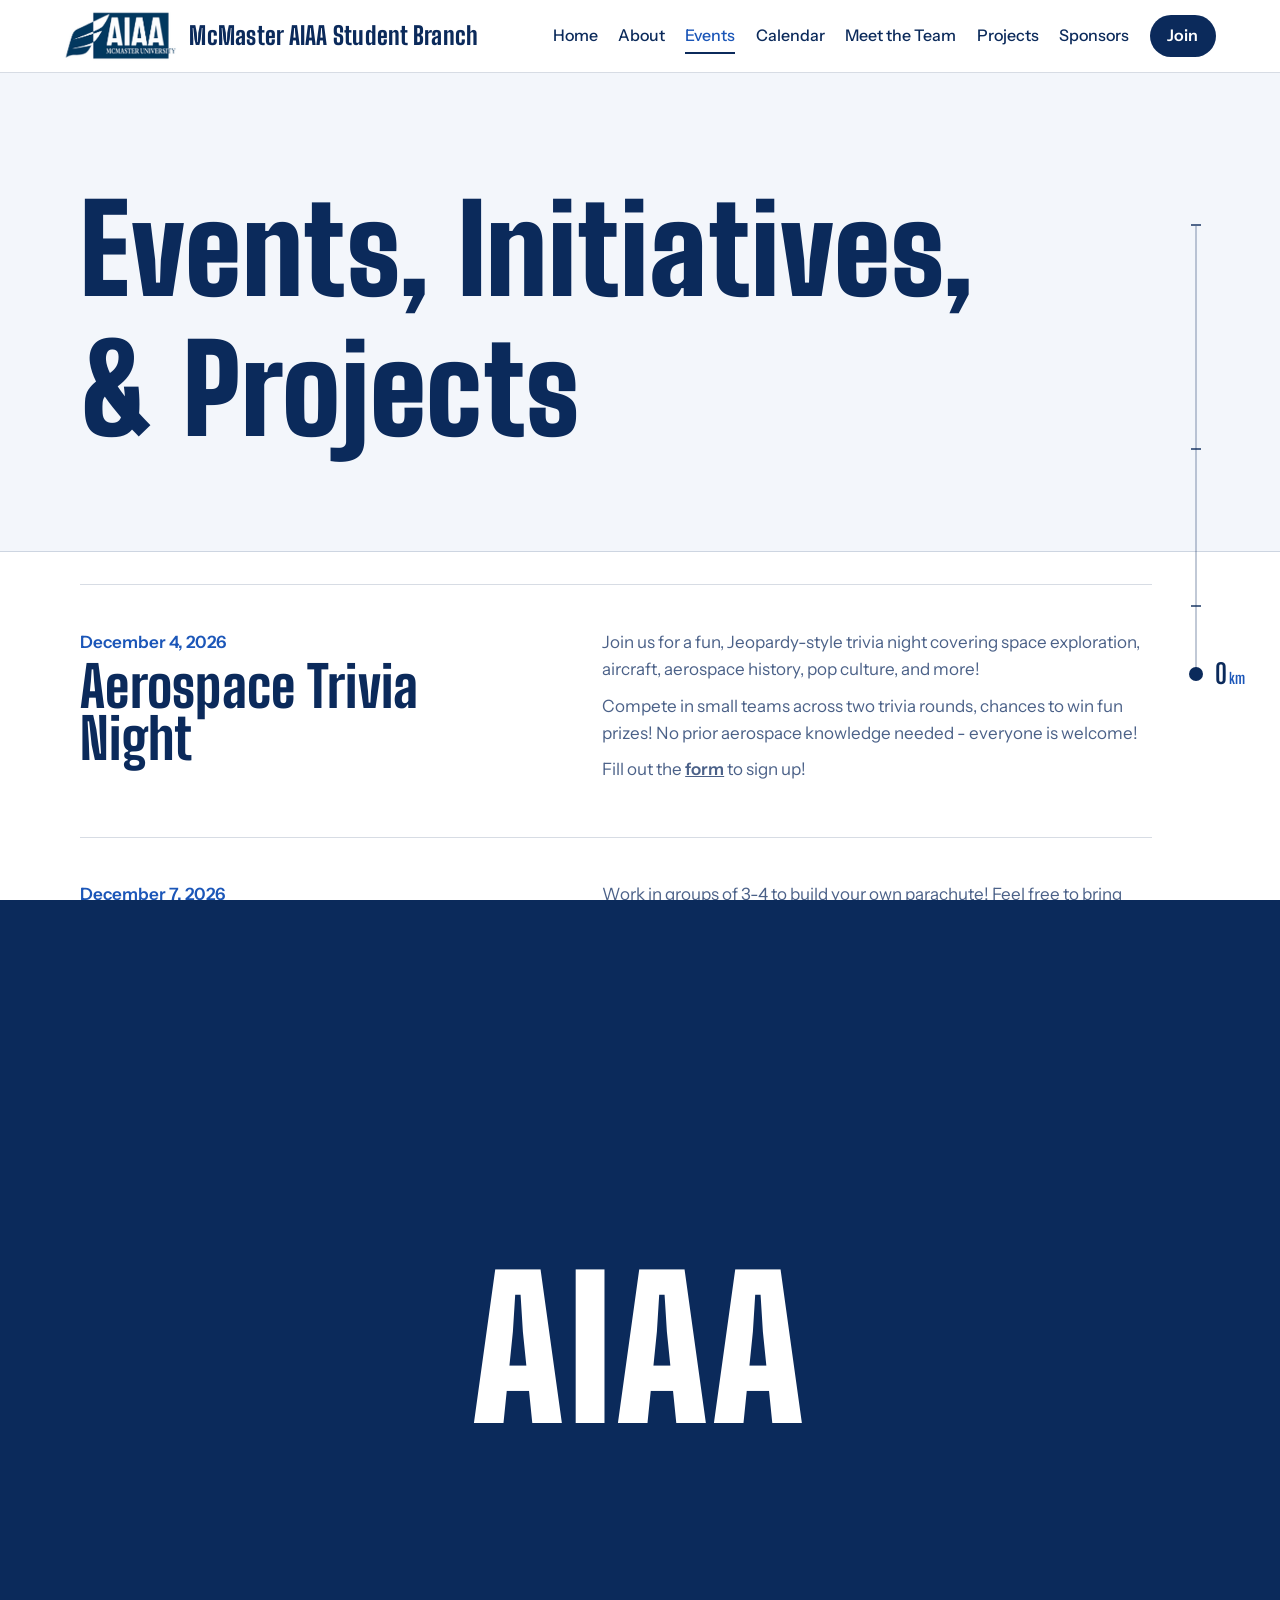
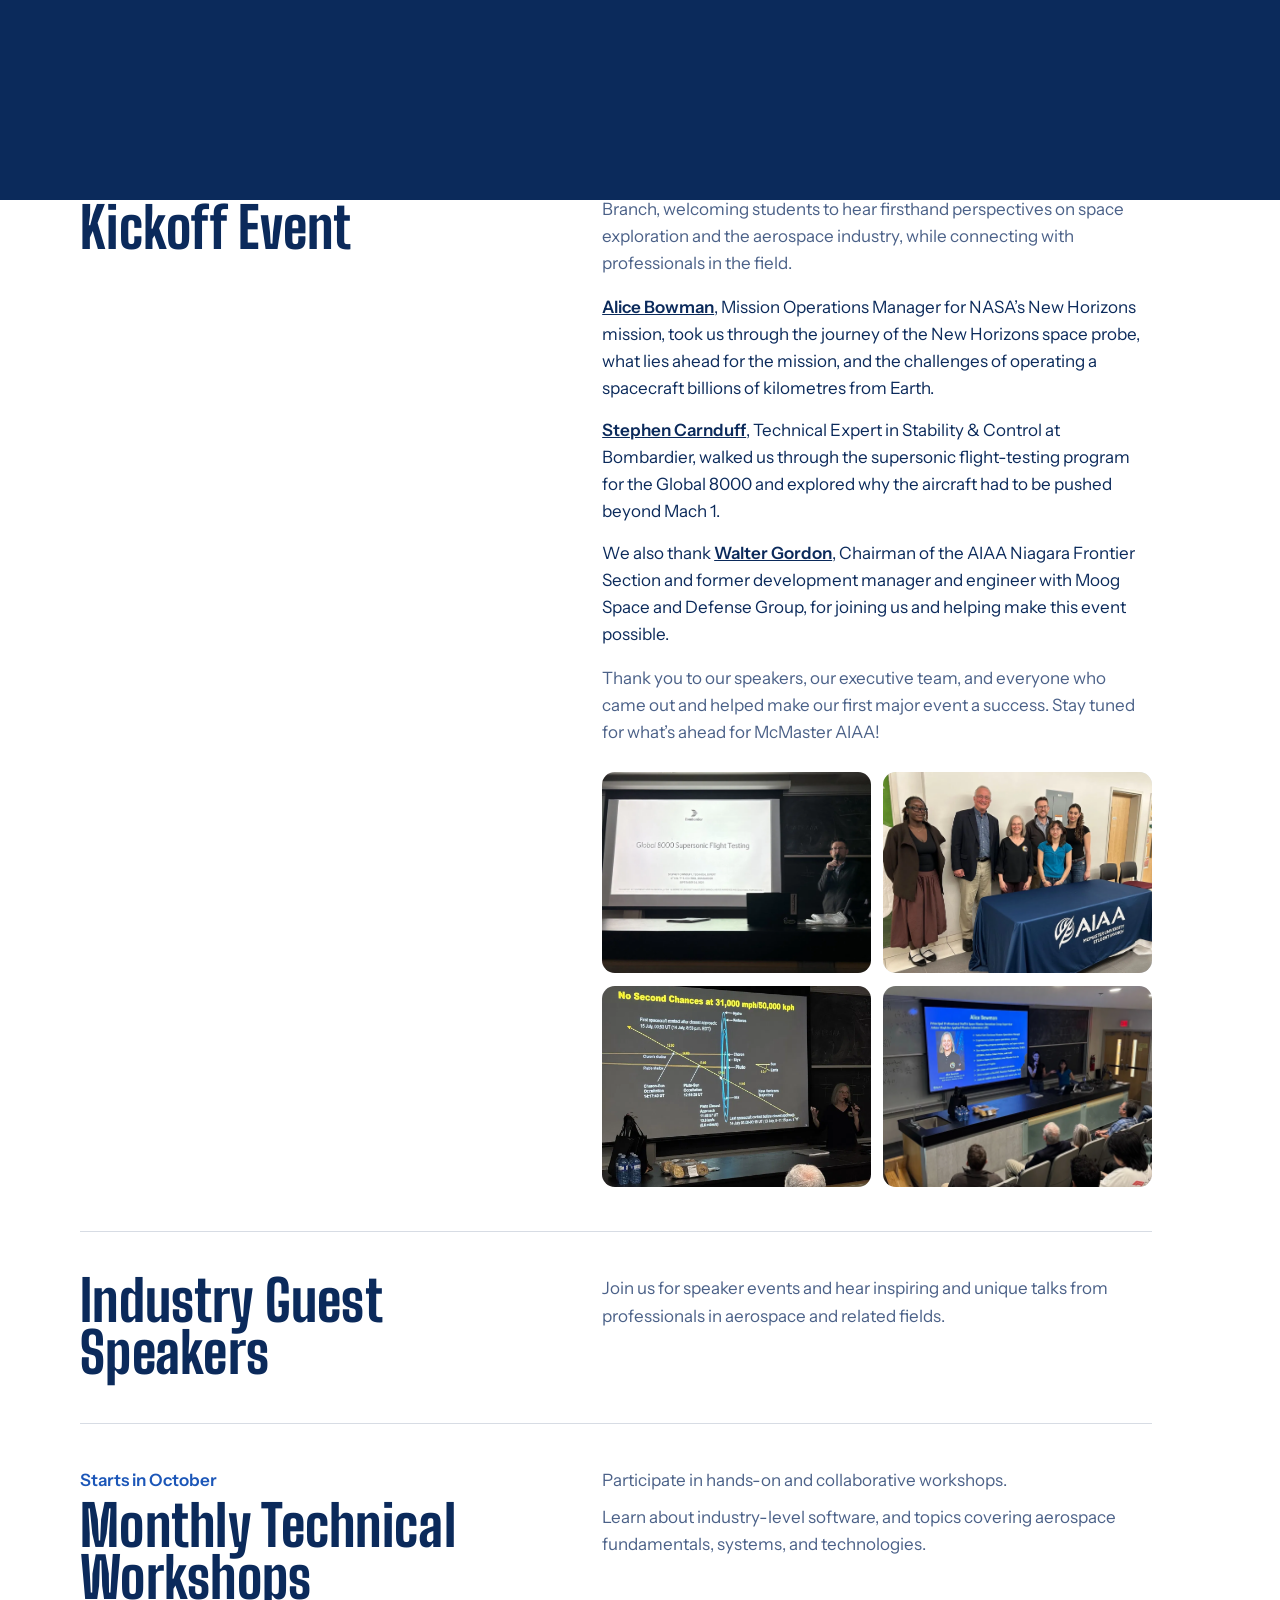
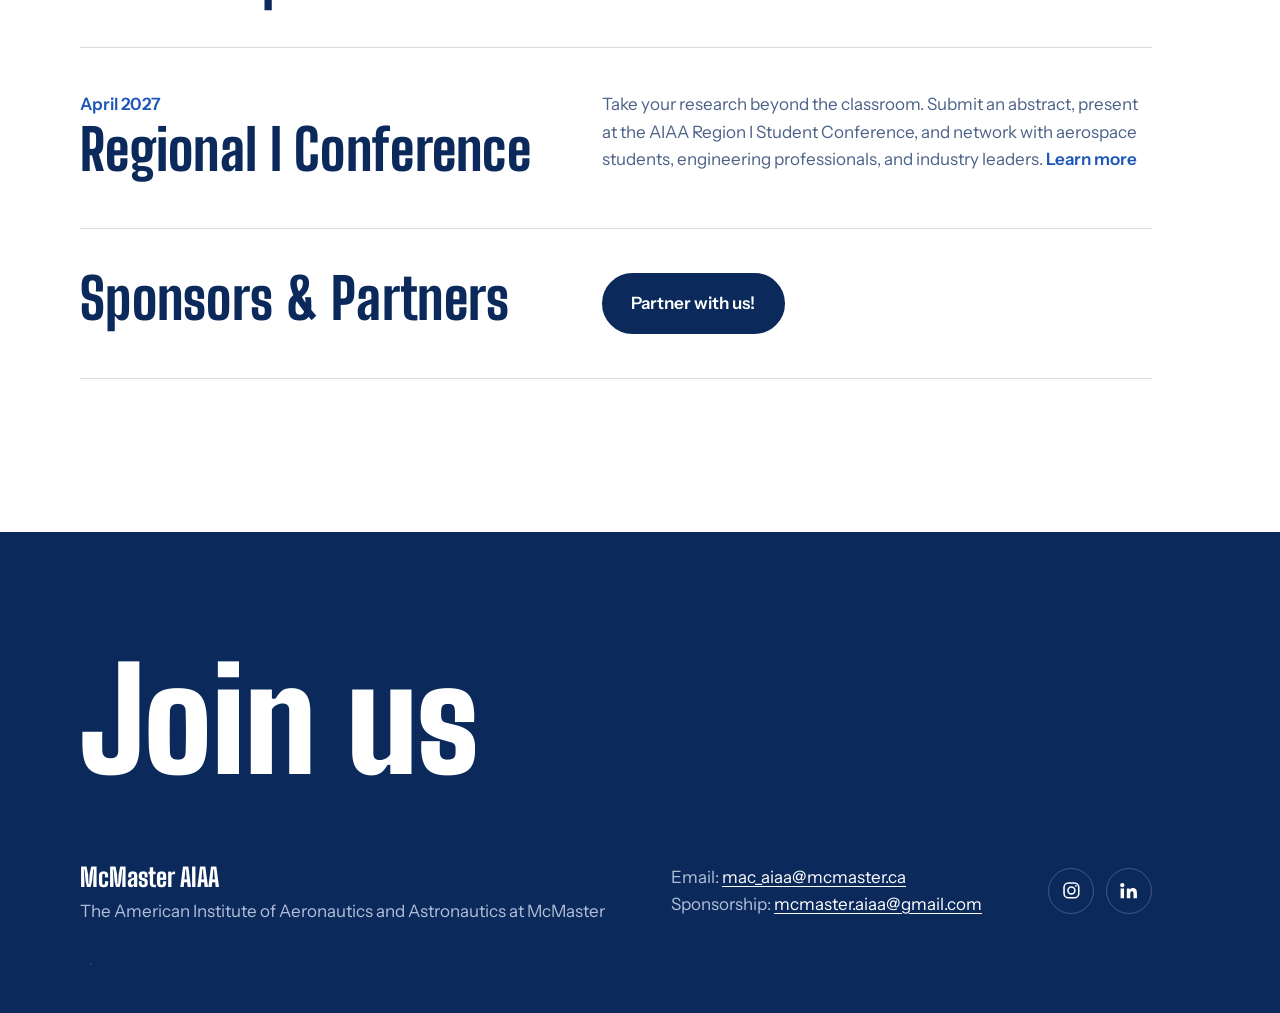
<file: events.html>
<!doctype html>
<html lang="en">
<head>
<meta charset="utf-8">
<meta name="viewport" content="width=device-width, initial-scale=1">
<title>McMaster AIAA | Events</title>
<meta name="description" content="Kickoff event, guest speakers, technical workshops, and the AIAA Region I Student Conference.">
<meta name="theme-color" content="#0b2a5b">
<script>document.documentElement.classList.add("js");try{if(sessionStorage.getItem("aiaa-t")){document.documentElement.classList.add("is-entering");sessionStorage.removeItem("aiaa-t")}}catch(e){}</script>
<link rel="preload" href="fonts/big-shoulders-display-latin-900-normal.woff2" as="font" type="font/woff2" crossorigin>
<link rel="preload" href="fonts/instrument-sans-latin-wght-normal.woff2" as="font" type="font/woff2" crossorigin>
<link rel="icon" href="images/logo.png">
<link rel="stylesheet" href="css/styles.css">
<style>
.ko-people{margin:1rem 0 0;padding:0;list-style:none;display:grid;gap:.9rem}
.ko-people li{display:block;padding:0;border:0}
.ko-people a{font-weight:600}
.ev-details ul + p{margin-top:1rem}
.ev-details a{font-weight:600}
.ev-list{margin:0 0 .6rem;padding-left:1.3rem;list-style:disc;color:var(--muted)}
.ev-list li{margin:0 0 .3rem}
.ev-details strong{color:var(--ink)}
.ko-gallery{margin-top:1.6rem;display:grid;grid-template-columns:repeat(auto-fill,minmax(14rem,1fr));gap:.8rem}
.ko-gallery button{all:unset;box-sizing:border-box;cursor:zoom-in;display:block;aspect-ratio:4/3;overflow:hidden;border-radius:.8rem;background:#dfe7f2}
.ko-gallery button:focus-visible{outline:3px solid #3179a7;outline-offset:3px}
.ko-gallery img{width:100%;height:100%;object-fit:cover;display:block;transition:transform .6s cubic-bezier(.22,1,.36,1)}
.ko-gallery button:hover img{transform:scale(1.05)}
.ko-alice img{object-position:center 30%}
.ko-box{border:0;padding:0;background:transparent;max-width:none;max-height:none;width:100%;height:100%}
.ko-box::backdrop{background:rgba(7,17,31,.92)}
.ko-box[open]{display:grid;place-items:center}
.ko-box img{max-width:92vw;max-height:88vh;border-radius:.6rem;display:block}
.ko-box p{margin:.7rem 0 0;color:#fff;text-align:center;font-size:.95rem}
.ko-box form{position:absolute;top:1rem;right:1rem}
.ko-box form button{background:#fff;color:#1a3d6d;border:0;border-radius:999px;padding:.5rem 1.1rem;font-weight:600;cursor:pointer}
@media (prefers-reduced-motion:reduce){.ko-gallery img{transition:none}}
</style>
</head>
<body>
<div class="curtain" aria-hidden="true"><span>AIAA</span></div>
<a class="skip" href="#main">Skip to content</a>

<header class="site-header">
  <a class="brand" href="index.html" aria-label="McMaster AIAA Student Branch, home">
    <img src="images/logo.png" alt="AIAA McMaster University logo" width="120" height="60">
    <span class="brand-text"><strong>McMaster AIAA Student Branch</strong><small>The American Institute of Aeronautics and Astronautics at McMaster</small></span>
  </a>
  <button class="menu-toggle" aria-expanded="false" aria-controls="nav">Menu</button>
  <nav class="nav" id="nav" aria-label="Main">
      <a href="index.html">Home</a>
      <a href="about.html">About</a>
      <a href="events.html" aria-current="page">Events</a>
      <a href="calendar.html">Calendar</a>
      <a href="members.html">Meet the Team</a>
      <a href="projects.html">Projects</a>
      <a href="sponsors.html">Sponsors</a>
      <a class="nav-join" href="join.html">Join</a>
  </nav>
</header>

<aside class="altimeter" aria-hidden="true">
  <div class="alt-track">
    <div class="alt-fill"></div>
    <div class="alt-tick" style="bottom:0%"><span>Ground</span></div>
    <div class="alt-tick" style="bottom:15%"><span>Cruising altitude<br>12 km</span></div>
    <div class="alt-tick" style="bottom:50%"><span>K&aacute;rm&aacute;n line<br>100 km</span></div>
    <div class="alt-tick" style="bottom:100%"><span>Low Earth orbit<br>400 km</span></div>
    <div class="alt-marker"><div class="alt-readout"><b data-alt>0</b><small>km</small></div></div>
  </div>
</aside>

<main id="main">

<section class="page-head">
  <div class="wrap">
    <h1 class="long"><span class="line"><span>Events, Initiatives,</span></span><span class="line"><span>&amp; Projects</span></span></h1>
  </div>
</section>

<section class="section" style="padding-top:2rem">
  <div class="wrap">
    <ul class="rows" id="events-list">
      <li>
        <div><h3>Industry Guest Speakers</h3></div>
        <p>Join us for speaker events and hear inspiring and unique talks from professionals in aerospace and related fields.</p>
      </li>
      <li>
        <div><p class="when">Starts in October</p><h3>Monthly Technical Workshops</h3></div>
        <div>
          <p>Participate in hands-on and collaborative workshops.</p>
          <p>Learn about industry-level software, and topics covering aerospace fundamentals, systems, and technologies.</p>
        </div>
      </li>
      <li>
        <div><p class="when">April 2027</p><h3>Regional I Conference</h3></div>
        <p>Take your research beyond the classroom. Submit an abstract, present at the AIAA Region I Student Conference, and network with aerospace students, engineering professionals, and industry leaders. <a class="link-arrow" href="https://aiaa.org/get-involved/university-students/regional-student-conferences/" target="_blank" rel="noopener">Learn more</a></p>
      </li>
      <li>
        <div><h3>Sponsors &amp; Partners</h3></div>
        <div><a class="btn" href="join.html">Partner with us!</a></div>
      </li>
    </ul>
  </div>
</section>

<dialog class="ko-box" id="ko-box" aria-label="Photo viewer">
  <div><img alt="" id="ko-img"><p id="ko-cap"></p></div>
  <form method="dialog"><button>Close</button></form>
</dialog>

</main>

<footer class="footer on-dark">
  <div class="wrap">
    <a class="footer-cta" href="join.html">Join us</a>
    <div class="footer-row">
      <div>
        <strong>McMaster AIAA</strong>
        <p>The American Institute of Aeronautics and Astronautics at McMaster</p>
      </div>
      <p>Email: <a class="email" href="mailto:mac_aiaa@mcmaster.ca">mac_aiaa@mcmaster.ca</a><br>Sponsorship: <a class="email" href="mailto:mcmaster.aiaa@gmail.com">mcmaster.aiaa@gmail.com</a></p>
      <div class="social">
        <a href="https://www.instagram.com/mcmasteraiaa/" target="_blank" rel="noopener" aria-label="McMaster AIAA on Instagram"><svg viewBox="0 0 24 24" fill="none" stroke="currentColor" stroke-width="1.8" aria-hidden="true"><rect x="3.5" y="3.5" width="17" height="17" rx="5"/><circle cx="12" cy="12" r="4"/><circle cx="17.2" cy="6.8" r="1" fill="currentColor" stroke="none"/></svg></a>
        <a href="https://www.linkedin.com/company/mcmasteraiaa/" target="_blank" rel="noopener" aria-label="McMaster AIAA on LinkedIn"><svg viewBox="0 0 24 24" fill="currentColor" aria-hidden="true"><path d="M4.98 3.5a2.5 2.5 0 1 1 0 5 2.5 2.5 0 0 1 0-5zM3 9.75h4V21H3V9.75zM9.5 9.75h3.8v1.6h.06c.53-1 1.82-2.05 3.75-2.05 4 0 4.74 2.63 4.74 6.05V21h-4v-5.1c0-1.22-.02-2.78-1.7-2.78-1.7 0-1.96 1.32-1.96 2.69V21h-4V9.75z"/></svg></a>
      </div>
    </div>
  </div>
  <div class="wrap"><a class="admin-link" href="admin.html" aria-label="Admin sign in">&middot;</a></div>
</footer>

<script src="vendor/gsap.min.js"></script>
<script src="vendor/ScrollTrigger.min.js"></script>
<script src="vendor/lenis.min.js"></script>
<script src="js/main.js"></script>
<script src="js/writeup.js"></script>
<script src="js/events.js"></script>
</body>
</html>
</file>
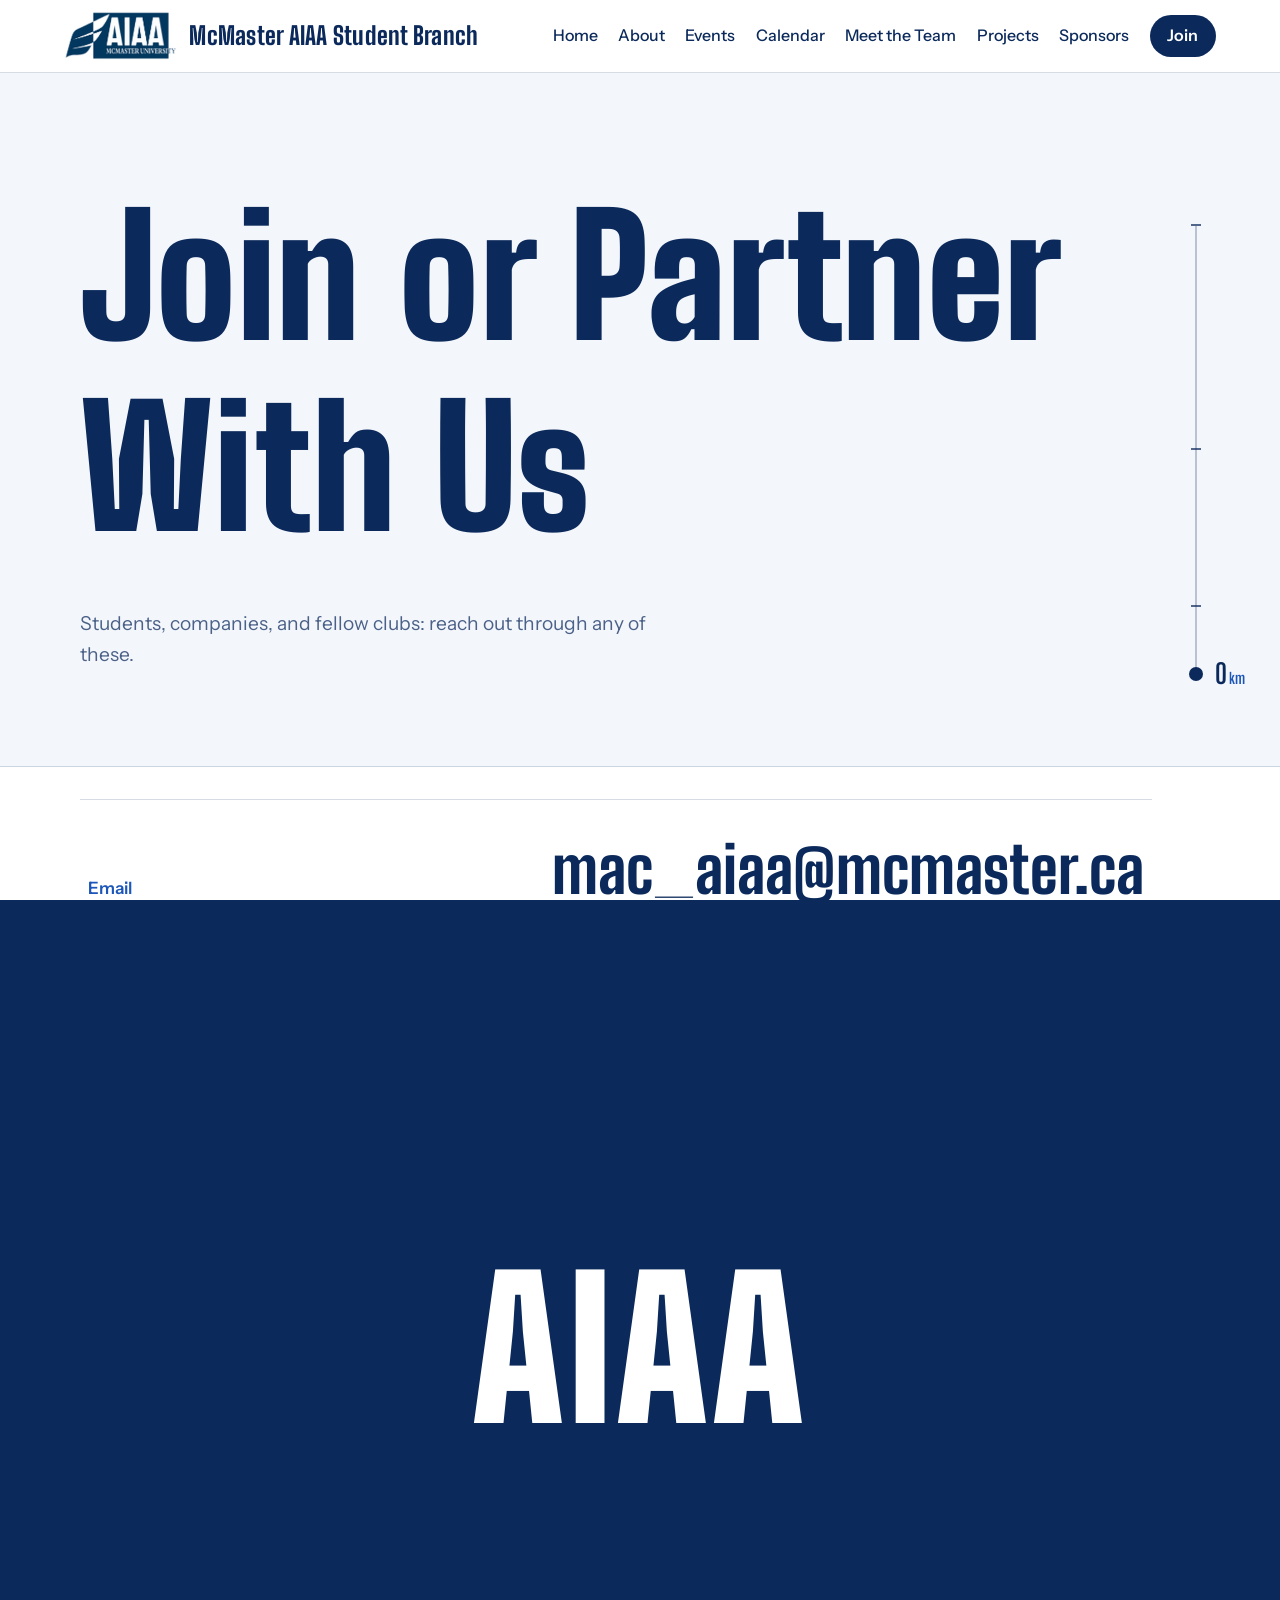
<file: join.html>
<!doctype html>
<html lang="en">
<head>
<meta charset="utf-8">
<meta name="viewport" content="width=device-width, initial-scale=1">
<title>McMaster AIAA | Join</title>
<meta name="description" content="Contact McMaster AIAA to join the branch or partner with us.">
<meta name="theme-color" content="#0b2a5b">
<script>document.documentElement.classList.add("js");try{if(sessionStorage.getItem("aiaa-t")){document.documentElement.classList.add("is-entering");sessionStorage.removeItem("aiaa-t")}}catch(e){}</script>
<link rel="preload" href="fonts/big-shoulders-display-latin-900-normal.woff2" as="font" type="font/woff2" crossorigin>
<link rel="preload" href="fonts/instrument-sans-latin-wght-normal.woff2" as="font" type="font/woff2" crossorigin>
<link rel="icon" href="images/logo.png">
<link rel="stylesheet" href="css/styles.css">
</head>
<body>
<div class="curtain" aria-hidden="true"><span>AIAA</span></div>
<a class="skip" href="#main">Skip to content</a>

<header class="site-header">
  <a class="brand" href="index.html" aria-label="McMaster AIAA Student Branch, home">
    <img src="images/logo.png" alt="AIAA McMaster University logo" width="120" height="60">
    <span class="brand-text"><strong>McMaster AIAA Student Branch</strong><small>The American Institute of Aeronautics and Astronautics at McMaster</small></span>
  </a>
  <button class="menu-toggle" aria-expanded="false" aria-controls="nav">Menu</button>
  <nav class="nav" id="nav" aria-label="Main">
      <a href="index.html">Home</a>
      <a href="about.html">About</a>
      <a href="events.html">Events</a>
      <a href="calendar.html">Calendar</a>
      <a href="members.html">Meet the Team</a>
      <a href="projects.html">Projects</a>
      <a href="sponsors.html">Sponsors</a>
      <a class="nav-join" href="join.html" aria-current="page">Join</a>
  </nav>
</header>

<aside class="altimeter" aria-hidden="true">
  <div class="alt-track">
    <div class="alt-fill"></div>
    <div class="alt-tick" style="bottom:0%"><span>Ground</span></div>
    <div class="alt-tick" style="bottom:15%"><span>Cruising altitude<br>12 km</span></div>
    <div class="alt-tick" style="bottom:50%"><span>K&aacute;rm&aacute;n line<br>100 km</span></div>
    <div class="alt-tick" style="bottom:100%"><span>Low Earth orbit<br>400 km</span></div>
    <div class="alt-marker"><div class="alt-readout"><b data-alt>0</b><small>km</small></div></div>
  </div>
</aside>

<main id="main">

<section class="page-head">
  <div class="wrap">
    <h1><span class="line"><span>Join or Partner</span></span><span class="line"><span>With Us</span></span></h1>
    <p class="fade-in">Students, companies, and fellow clubs: reach out through any of these.</p>
  </div>
</section>

<section class="section" style="padding-top:2rem">
  <div class="wrap">
    <ul class="contact-list">
      <li><a href="mailto:mac_aiaa@mcmaster.ca"><span class="k">Email</span><span class="v">mac_aiaa@mcmaster.ca</span></a></li>
      <li><a href="https://www.instagram.com/mcmasteraiaa/" target="_blank" rel="noopener"><span class="k">Instagram</span><span class="v">@mcmasteraiaa</span></a></li>
      <li><a href="https://www.linkedin.com/company/mcmasteraiaa/" target="_blank" rel="noopener"><span class="k">LinkedIn</span><span class="v">McMaster AIAA</span></a></li>
    </ul>
  </div>
</section>

</main>

<footer class="footer on-dark">
  <div class="wrap">
    <a class="footer-cta" href="mailto:mac_aiaa@mcmaster.ca">Email us</a>
    <div class="footer-row">
      <div>
        <strong>McMaster AIAA</strong>
        <p>The American Institute of Aeronautics and Astronautics at McMaster</p>
      </div>
      <p>Email: <a class="email" href="mailto:mac_aiaa@mcmaster.ca">mac_aiaa@mcmaster.ca</a><br>Sponsorship: <a class="email" href="mailto:mcmaster.aiaa@gmail.com">mcmaster.aiaa@gmail.com</a></p>
      <div class="social">
        <a href="https://www.instagram.com/mcmasteraiaa/" target="_blank" rel="noopener" aria-label="McMaster AIAA on Instagram"><svg viewBox="0 0 24 24" fill="none" stroke="currentColor" stroke-width="1.8" aria-hidden="true"><rect x="3.5" y="3.5" width="17" height="17" rx="5"/><circle cx="12" cy="12" r="4"/><circle cx="17.2" cy="6.8" r="1" fill="currentColor" stroke="none"/></svg></a>
        <a href="https://www.linkedin.com/company/mcmasteraiaa/" target="_blank" rel="noopener" aria-label="McMaster AIAA on LinkedIn"><svg viewBox="0 0 24 24" fill="currentColor" aria-hidden="true"><path d="M4.98 3.5a2.5 2.5 0 1 1 0 5 2.5 2.5 0 0 1 0-5zM3 9.75h4V21H3V9.75zM9.5 9.75h3.8v1.6h.06c.53-1 1.82-2.05 3.75-2.05 4 0 4.74 2.63 4.74 6.05V21h-4v-5.1c0-1.22-.02-2.78-1.7-2.78-1.7 0-1.96 1.32-1.96 2.69V21h-4V9.75z"/></svg></a>
      </div>
    </div>
  </div>
  <div class="wrap"><a class="admin-link" href="admin.html" aria-label="Admin sign in">&middot;</a></div>
</footer>

<script src="vendor/gsap.min.js"></script>
<script src="vendor/ScrollTrigger.min.js"></script>
<script src="vendor/lenis.min.js"></script>
<script src="js/main.js"></script>
</body>
</html>
</file>
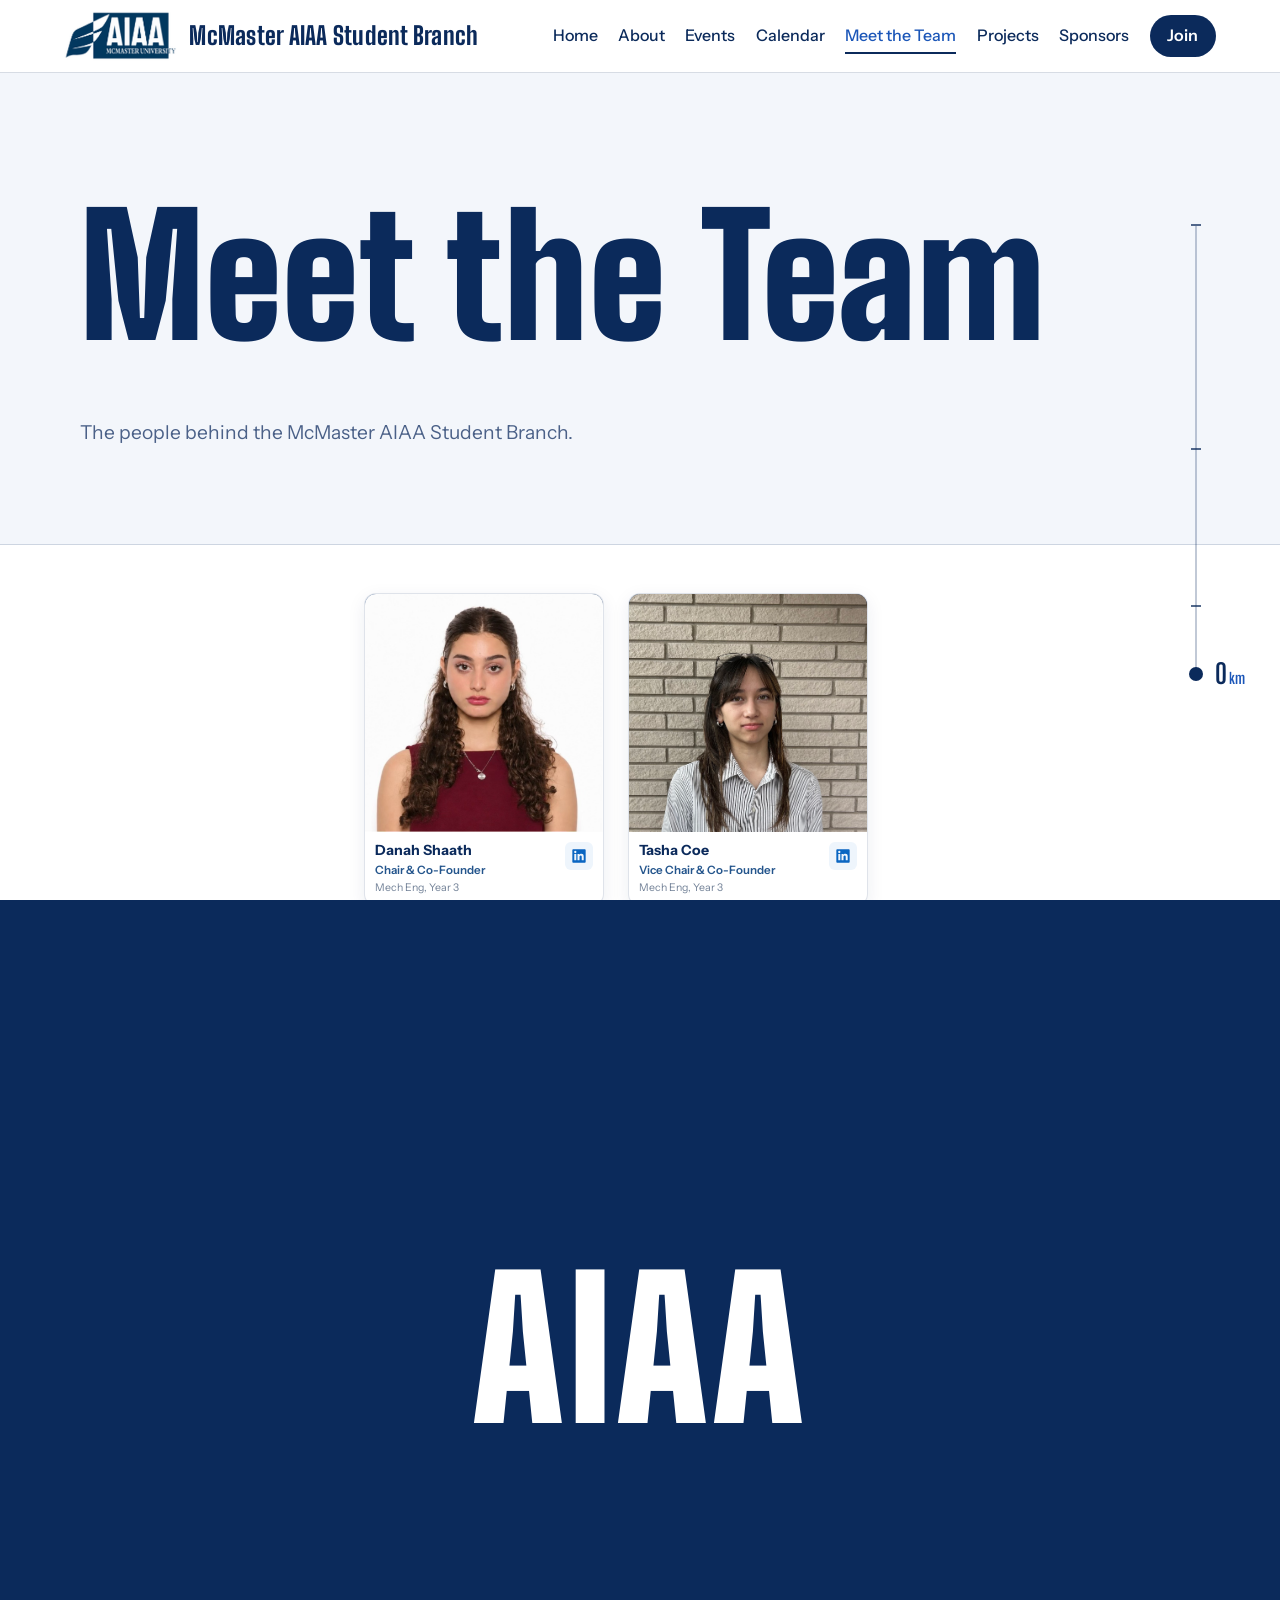
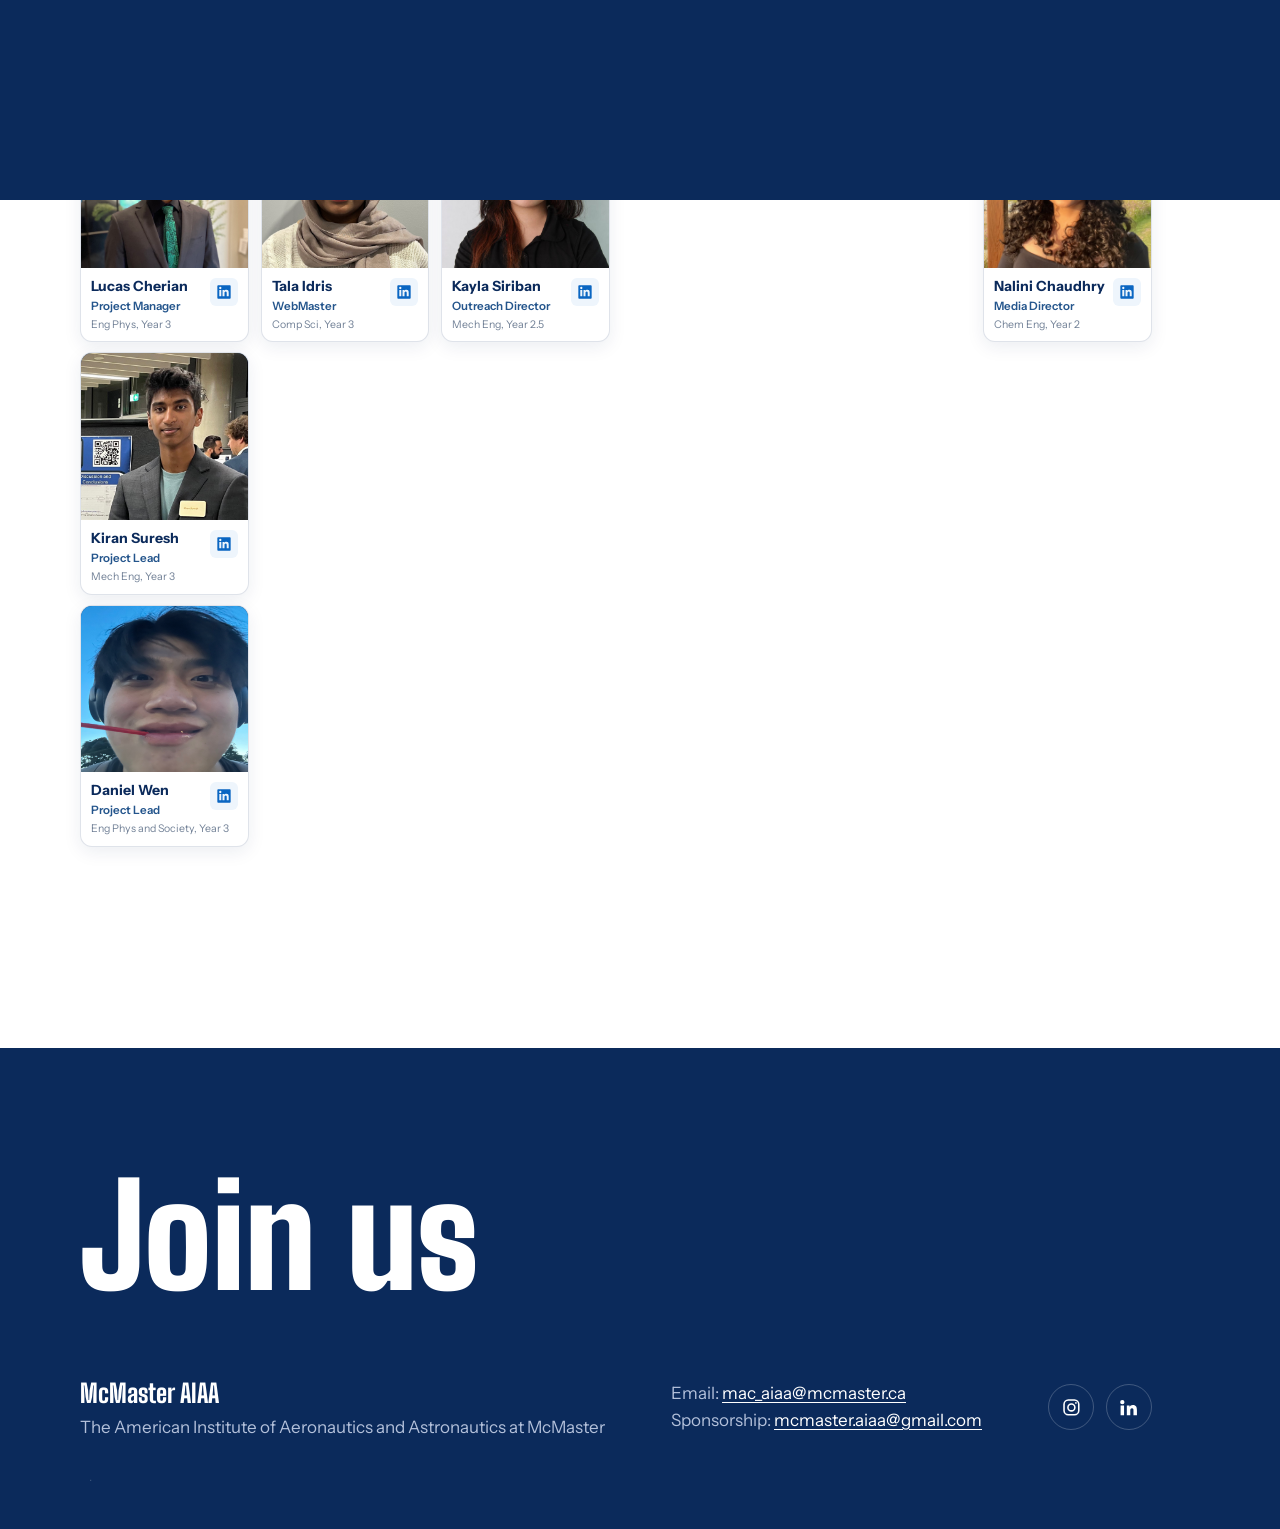
<file: members.html>
<!doctype html>
<html lang="en">
<head>
<meta charset="utf-8">
<meta name="viewport" content="width=device-width, initial-scale=1">
<title>McMaster AIAA | Meet the Team</title>
<meta name="description" content="The executive team and members of the McMaster AIAA Student Branch.">
<meta name="theme-color" content="#0b2a5b">
<script>document.documentElement.classList.add("js");try{if(sessionStorage.getItem("aiaa-t")){document.documentElement.classList.add("is-entering");sessionStorage.removeItem("aiaa-t")}}catch(e){}</script>
<link rel="preload" href="fonts/big-shoulders-display-latin-900-normal.woff2" as="font" type="font/woff2" crossorigin>
<link rel="preload" href="fonts/instrument-sans-latin-wght-normal.woff2" as="font" type="font/woff2" crossorigin>
<link rel="icon" href="images/logo.png">
<link rel="stylesheet" href="css/styles.css">
</head>
<body>
<div class="curtain" aria-hidden="true"><span>AIAA</span></div>
<a class="skip" href="#main">Skip to content</a>

<header class="site-header">
  <a class="brand" href="index.html" aria-label="McMaster AIAA Student Branch, home">
    <img src="images/logo.png" alt="AIAA McMaster University logo" width="120" height="60">
    <span class="brand-text"><strong>McMaster AIAA Student Branch</strong><small>The American Institute of Aeronautics and Astronautics at McMaster</small></span>
  </a>
  <button class="menu-toggle" aria-expanded="false" aria-controls="nav">Menu</button>
  <nav class="nav" id="nav" aria-label="Main">
      <a href="index.html">Home</a>
      <a href="about.html">About</a>
      <a href="events.html">Events</a>
      <a href="calendar.html">Calendar</a>
      <a href="members.html" aria-current="page">Meet the Team</a>
      <a href="projects.html">Projects</a>
      <a href="sponsors.html">Sponsors</a>
      <a class="nav-join" href="join.html">Join</a>
  </nav>
</header>

<aside class="altimeter" aria-hidden="true">
  <div class="alt-track">
    <div class="alt-fill"></div>
    <div class="alt-tick" style="bottom:0%"><span>Ground</span></div>
    <div class="alt-tick" style="bottom:15%"><span>Cruising altitude<br>12 km</span></div>
    <div class="alt-tick" style="bottom:50%"><span>K&aacute;rm&aacute;n line<br>100 km</span></div>
    <div class="alt-tick" style="bottom:100%"><span>Low Earth orbit<br>400 km</span></div>
    <div class="alt-marker"><div class="alt-readout"><b data-alt>0</b><small>km</small></div></div>
  </div>
</aside>

<main id="main">

<section class="page-head">
  <div class="wrap">
    <h1><span class="line"><span>Meet the Team</span></span></h1>
    <p class="fade-in">The people behind the McMaster AIAA Student Branch.</p>
  </div>
</section>

<section class="section org-section" style="padding-top:2rem">
  <div class="wrap">
    <div class="org-chart" id="org-chart"></div>

    <noscript>
      <p class="empty">The members list needs JavaScript.</p>
    </noscript>
  </div>
</section>

</main>

<footer class="footer on-dark">
  <div class="wrap">
    <a class="footer-cta" href="join.html">Join us</a>
    <div class="footer-row">
      <div>
        <strong>McMaster AIAA</strong>
        <p>The American Institute of Aeronautics and Astronautics at McMaster</p>
      </div>
      <p>Email: <a class="email" href="mailto:mac_aiaa@mcmaster.ca">mac_aiaa@mcmaster.ca</a><br>Sponsorship: <a class="email" href="mailto:mcmaster.aiaa@gmail.com">mcmaster.aiaa@gmail.com</a></p>
      <div class="social">
        <a href="https://www.instagram.com/mcmasteraiaa/" target="_blank" rel="noopener" aria-label="McMaster AIAA on Instagram"><svg viewBox="0 0 24 24" fill="none" stroke="currentColor" stroke-width="1.8" aria-hidden="true"><rect x="3.5" y="3.5" width="17" height="17" rx="5"/><circle cx="12" cy="12" r="4"/><circle cx="17.2" cy="6.8" r="1" fill="currentColor" stroke="none"/></svg></a>
        <a href="https://www.linkedin.com/company/mcmasteraiaa/" target="_blank" rel="noopener" aria-label="McMaster AIAA on LinkedIn"><svg viewBox="0 0 24 24" fill="currentColor" aria-hidden="true"><path d="M4.98 3.5a2.5 2.5 0 1 1 0 5 2.5 2.5 0 0 1 0-5zM3 9.75h4V21H3V9.75zM9.5 9.75h3.8v1.6h.06c.53-1 1.82-2.05 3.75-2.05 4 0 4.74 2.63 4.74 6.05V21h-4v-5.1c0-1.22-.02-2.78-1.7-2.78-1.7 0-1.96 1.32-1.96 2.69V21h-4V9.75z"/></svg></a>
      </div>
    </div>
  </div>
  <div class="wrap"><a class="admin-link" href="admin.html" aria-label="Admin sign in">&middot;</a></div>
</footer>

<script src="vendor/gsap.min.js"></script>
<script src="vendor/ScrollTrigger.min.js"></script>
<script src="vendor/lenis.min.js"></script>
<script src="js/main.js"></script>
<script src="js/members.js"></script>
</body>
</html>
</file>
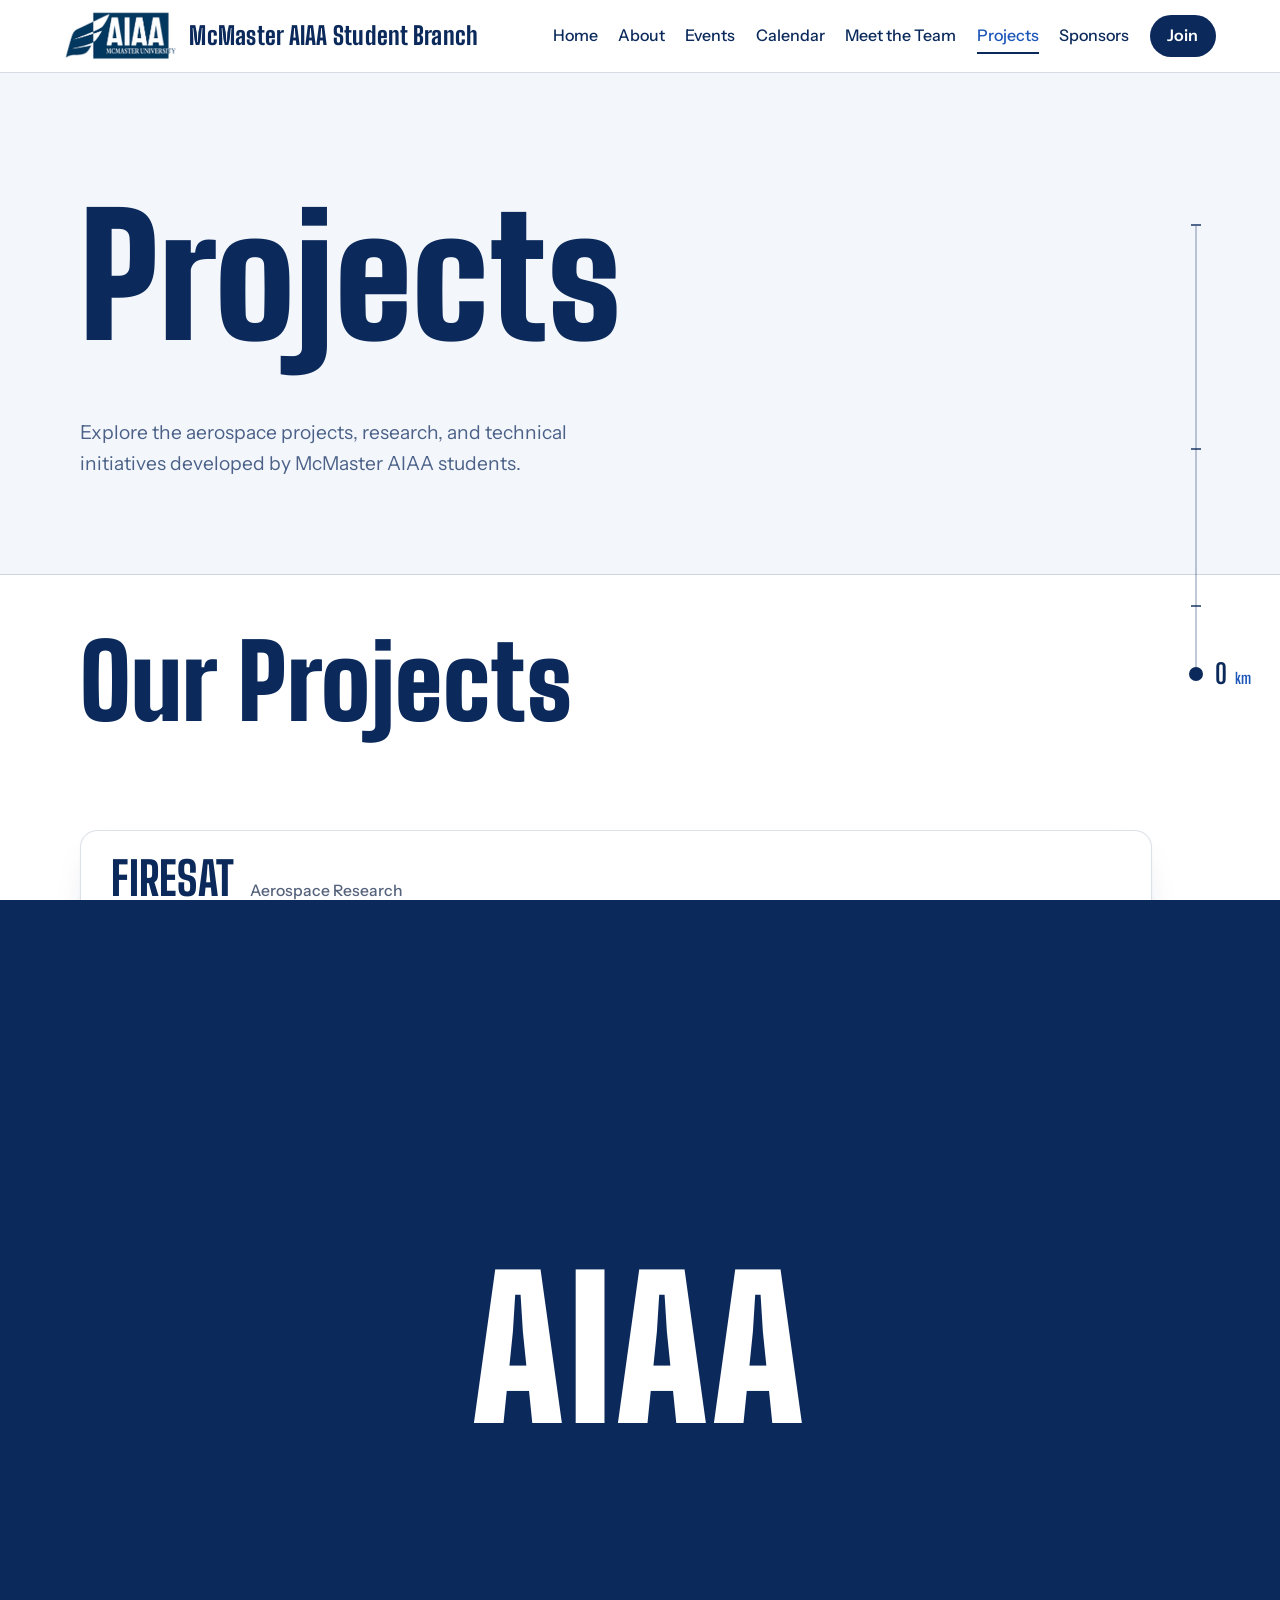
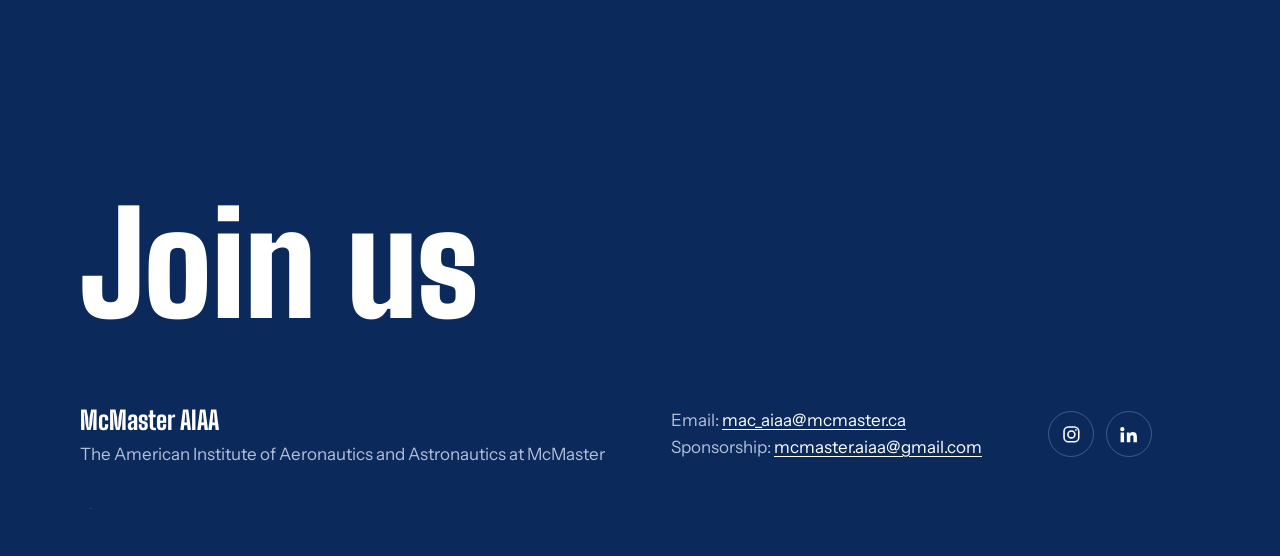
<file: projects.html>
<!doctype html>
<html lang="en">
<head>
  <meta charset="utf-8">
  <meta name="viewport" content="width=device-width, initial-scale=1">

  <title>McMaster AIAA | Projects</title>

  <meta name="description" content="Explore aerospace projects and research initiatives at McMaster AIAA.">
  <meta name="theme-color" content="#0b2a5b">

  <script>
    document.documentElement.classList.add("js");
    try {
      if (sessionStorage.getItem("aiaa-t")) {
        document.documentElement.classList.add("is-entering");
        sessionStorage.removeItem("aiaa-t");
      }
    } catch (e) {}
  </script>

  <link rel="preload" href="fonts/big-shoulders-display-latin-900-normal.woff2"
        as="font" type="font/woff2" crossorigin>

  <link rel="preload" href="fonts/instrument-sans-latin-wght-normal.woff2"
        as="font" type="font/woff2" crossorigin>

  <link rel="icon" href="images/logo.png">
  <link rel="stylesheet" href="css/styles.css">
</head>

<body>

<div class="curtain" aria-hidden="true">
  <span>AIAA</span>
</div>

<a class="skip" href="#main">Skip to content</a>

<header class="site-header">

  <a class="brand" href="index.html"
     aria-label="McMaster AIAA Student Branch, home">

    <img src="images/logo.png"
         alt="AIAA McMaster University logo"
         width="120"
         height="60">

    <span class="brand-text">
      <strong>McMaster AIAA Student Branch</strong>
      <small>The American Institute of Aeronautics and Astronautics at McMaster</small>
    </span>

  </a>

  <button class="menu-toggle"
          aria-expanded="false"
          aria-controls="nav">
    Menu
  </button>

  <nav class="nav" id="nav" aria-label="Main">

    <a href="index.html">Home</a>
    <a href="about.html">About</a>
    <a href="events.html">Events</a>
    <a href="calendar.html">Calendar</a>
    <a href="members.html">Meet the Team</a>
    <a href="projects.html" aria-current="page">Projects</a>
    <a href="sponsors.html">Sponsors</a>
    <a class="nav-join" href="join.html">Join</a>

  </nav>

</header>

<aside class="altimeter" aria-hidden="true">
  <div class="alt-track">

    <div class="alt-fill"></div>

    <div class="alt-tick" style="bottom:0%">
      <span>Ground</span>
    </div>

    <div class="alt-tick" style="bottom:15%">
      <span>Cruising altitude<br>12 km</span>
    </div>

    <div class="alt-tick" style="bottom:50%">
      <span>K&aacute;rm&aacute;n line<br>100 km</span>
    </div>

    <div class="alt-tick" style="bottom:100%">
      <span>Low Earth orbit<br>400 km</span>
    </div>

    <div class="alt-marker">
      <div class="alt-readout">
        <b data-alt>0</b>
        <small>km</small>
      </div>
    </div>

  </div>
</aside>

<main id="main">

  <section class="page-head">
    <div class="wrap">

      <h1>
        <span class="line">
          <span>Projects</span>
        </span>
      </h1>

      <p class="fade-in">
        Explore the aerospace projects, research, and technical initiatives
        developed by McMaster AIAA students.
      </p>

    </div>
  </section>

  <section class="section" style="padding-top:3rem">

    <div class="wrap">

      <h2 class="section-title">
        <span class="line">
          <span>Our Projects</span>
        </span>
      </h2>

      <div id="project-list"></div>

      <noscript>
        <p class="empty">
          The projects list needs JavaScript.
        </p>
      </noscript>

    </div>

  </section>

</main>

<footer class="footer on-dark">

  <div class="wrap">

    <a class="footer-cta" href="join.html">Join us</a>

    <div class="footer-row">

      <div>
        <strong>McMaster AIAA</strong>
        <p>The American Institute of Aeronautics and Astronautics at McMaster</p>
      </div>

      <p>Email: <a class="email" href="mailto:mac_aiaa@mcmaster.ca">mac_aiaa@mcmaster.ca</a><br>Sponsorship: <a class="email" href="mailto:mcmaster.aiaa@gmail.com">mcmaster.aiaa@gmail.com</a></p>

      <div class="social">

        <a href="https://www.instagram.com/mcmasteraiaa/"
           target="_blank"
           rel="noopener"
           aria-label="McMaster AIAA on Instagram">

          <svg viewBox="0 0 24 24"
               fill="none"
               stroke="currentColor"
               stroke-width="1.8"
               aria-hidden="true">

            <rect x="3.5" y="3.5" width="17" height="17" rx="5"/>
            <circle cx="12" cy="12" r="4"/>
            <circle cx="17.2" cy="6.8" r="1"
                    fill="currentColor"
                    stroke="none"/>

          </svg>

        </a>

        <a href="https://www.linkedin.com/company/mcmasteraiaa/"
           target="_blank"
           rel="noopener"
           aria-label="McMaster AIAA on LinkedIn">

          <svg viewBox="0 0 24 24"
               fill="currentColor"
               aria-hidden="true">

            <path d="M4.98 3.5a2.5 2.5 0 1 1 0 5 2.5 2.5 0 0 1 0-5zM3 9.75h4V21H3V9.75zM9.5 9.75h3.8v1.6h.06c.53-1 1.82-2.05 3.75-2.05 4 0 4.74 2.63 4.74 6.05V21h-4v-5.1c0-1.22-.02-2.78-1.7-2.78-1.7 0-1.96 1.32-1.96 2.69V21h-4V9.75z"/>

          </svg>

        </a>

      </div>

    </div>

  </div>

  <div class="wrap"><a class="admin-link" href="admin.html" aria-label="Admin sign in">&middot;</a></div>
</footer>

<script src="vendor/gsap.min.js"></script>
<script src="vendor/ScrollTrigger.min.js"></script>
<script src="vendor/lenis.min.js"></script>

<script src="js/main.js"></script>
<script src="js/writeup.js"></script>
<script src="js/projects.js"></script>

</body>
</html>
</file>
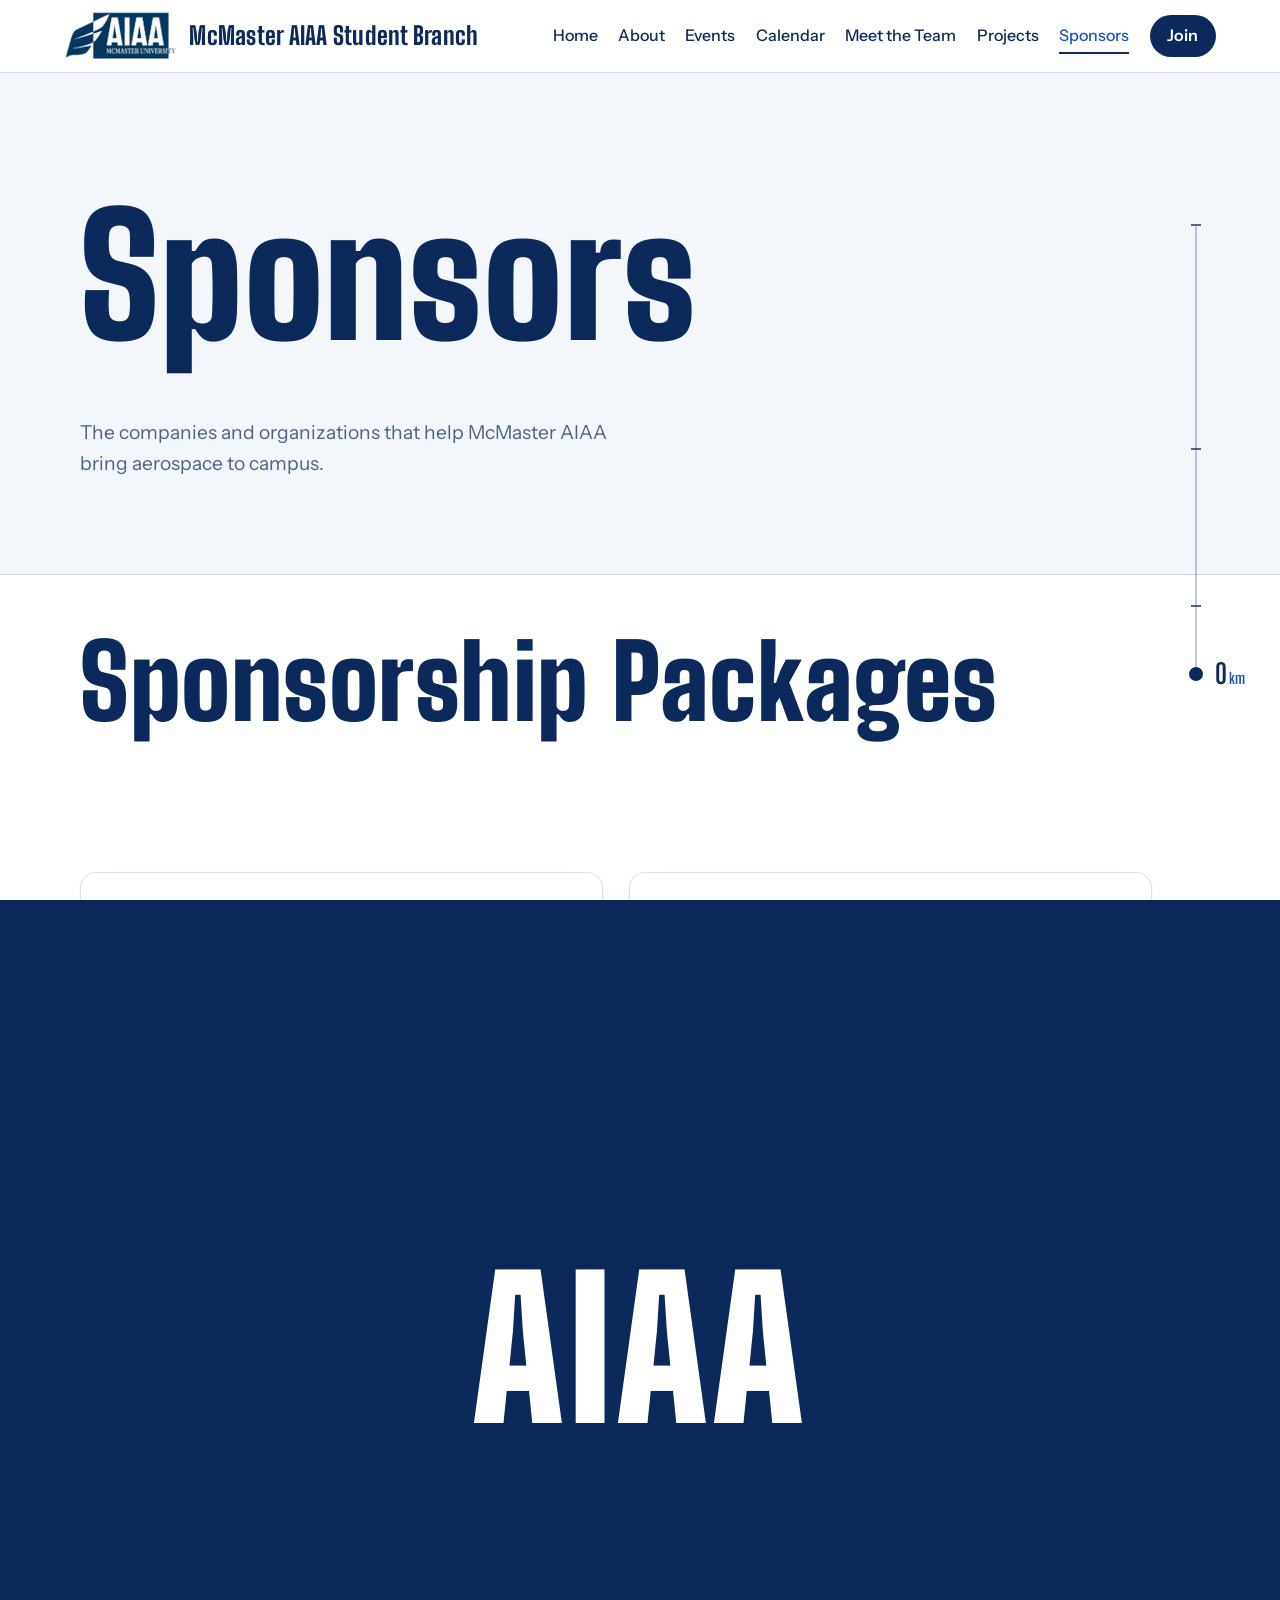
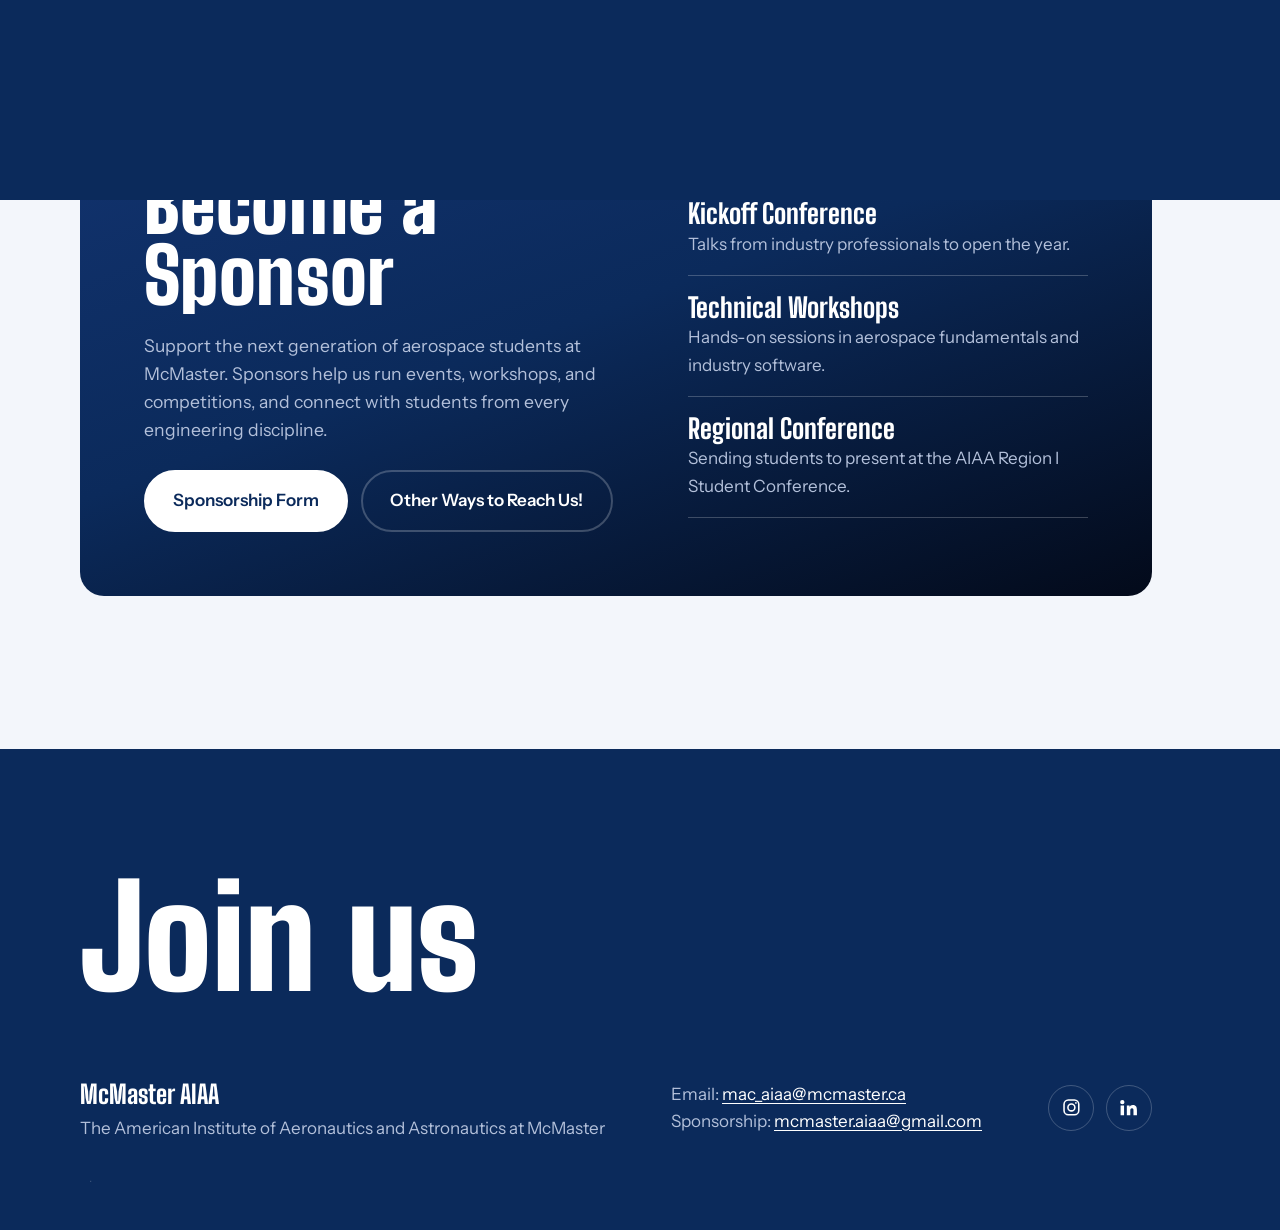
<file: sponsors.html>
<!doctype html>
<html lang="en">
<head>
<meta charset="utf-8">
<meta name="viewport" content="width=device-width, initial-scale=1">
<title>McMaster AIAA | Sponsors</title>
<meta name="description" content="The companies and organizations that support McMaster AIAA, and how to become a sponsor.">
<meta name="theme-color" content="#0b2a5b">
<script>document.documentElement.classList.add("js");try{if(sessionStorage.getItem("aiaa-t")){document.documentElement.classList.add("is-entering");sessionStorage.removeItem("aiaa-t")}}catch(e){}</script>
<link rel="preload" href="fonts/big-shoulders-display-latin-900-normal.woff2" as="font" type="font/woff2" crossorigin>
<link rel="preload" href="fonts/instrument-sans-latin-wght-normal.woff2" as="font" type="font/woff2" crossorigin>
<link rel="icon" href="images/logo.png">
<link rel="stylesheet" href="css/styles.css">
<link rel="stylesheet" href="css/sponsorship.css">
</head>
<body>
<div class="curtain" aria-hidden="true"><span>AIAA</span></div>
<a class="skip" href="#main">Skip to content</a>

<header class="site-header">
  <a class="brand" href="index.html" aria-label="McMaster AIAA Student Branch, home">
    <img src="images/logo.png" alt="AIAA McMaster University logo" width="120" height="60">
    <span class="brand-text"><strong>McMaster AIAA Student Branch</strong><small>The American Institute of Aeronautics and Astronautics at McMaster</small></span>
  </a>
  <button class="menu-toggle" aria-expanded="false" aria-controls="nav">Menu</button>
  <nav class="nav" id="nav" aria-label="Main">
      <a href="index.html">Home</a>
      <a href="about.html">About</a>
      <a href="events.html">Events</a>
      <a href="calendar.html">Calendar</a>
      <a href="members.html">Meet the Team</a>
      <a href="projects.html">Projects</a>
      <a href="sponsors.html" aria-current="page">Sponsors</a>
      <a class="nav-join" href="join.html">Join</a>
  </nav>
</header>

<aside class="altimeter" aria-hidden="true">
  <div class="alt-track">
    <div class="alt-fill"></div>
    <div class="alt-tick" style="bottom:0%"><span>Ground</span></div>
    <div class="alt-tick" style="bottom:15%"><span>Cruising altitude<br>12 km</span></div>
    <div class="alt-tick" style="bottom:50%"><span>K&aacute;rm&aacute;n line<br>100 km</span></div>
    <div class="alt-tick" style="bottom:100%"><span>Low Earth orbit<br>400 km</span></div>
    <div class="alt-marker"><div class="alt-readout"><b data-alt>0</b><small>km</small></div></div>
  </div>
</aside>

<main id="main">

<section class="page-head">
  <div class="wrap">
    <h1><span class="line"><span>Sponsors</span></span></h1>
    <p class="fade-in">The companies and organizations that help McMaster AIAA bring aerospace to campus.</p>
  </div>
</section>

<!-- "Our Sponsors" is hidden until we have sponsors. To bring it back, delete the
     comment markers around the section below and add sponsors in data/sponsors.json.

<section class="section" style="padding-top:3rem">
  <div class="wrap">
    <h2 class="section-title"><span class="line"><span>Our Sponsors</span></span></h2>
    <div id="sponsor-tiers"></div>
    <noscript><p class="empty">The sponsors list needs JavaScript.</p></noscript>
  </div>
</section>
-->
<div id="sponsor-tiers" hidden></div>

<section class="section" id="packages" style="padding-top:3rem">
  <div class="wrap">
  <div class="sp-wrap">
    <h2 class="section-title"><span class="line"><span>Sponsorship Packages</span></span></h2>

    <div class="sp-packages">

      <article class="sp-card">
        <h3>FIRESAT</h3>
        <p>Support our student-led wildfire detection initiative, a two-year project working toward a 3U CubeSat. This package covers Year 1: validating our Sundance AI model on a high-altitude balloon payload and presenting at the AIAA Region I conference in April 2027.</p>
        <p class="sp-goal">Year 1 funding goal: $1,500 CAD</p>
        <ul class="sp-tiers">
          <li><span>Founding Mission Partner</span><span>$1000+</span></li>
          <li><span>Premium Sponsor</span><span>$800+</span></li>
          <li><span>Advanced Sponsor</span><span>$500+</span></li>
          <li><span>Supporting Sponsor</span><span>Up to $100</span></li>
        </ul>
        <a class="sp-btn" href="assets/sponsorship/FIRESAT-Sponsorship-Package-McMaster-AIAA-2026.pdf"
           target="_blank" rel="noopener noreferrer"
           aria-label="View the FIRESAT sponsorship package (PDF)">View package (PDF)</a>
      </article>

      <article class="sp-card">
        <h3>General AIAA 2026&ndash;2027</h3>
        <p>Support the branch as a whole: FIRESAT startup funding, hands-on aerospace workshops, and events such as our September kickoff, guest speakers, and networking nights.</p>
        <p class="sp-goal">Funding goals: FIRESAT $2,500+ &middot; Workshops $1,500+ &middot; Events $500+ (CAD)</p>
        <ul class="sp-tiers">
          <li><span>Platinum</span><span>$2000+</span></li>
          <li><span>Gold</span><span>$1000+</span></li>
          <li><span>Silver</span><span>$500+</span></li>
          <li><span>Bronze</span><span>$100+</span></li>
        </ul>
        <a class="sp-btn" href="assets/sponsorship/General-AIAA-Sponsorship-Package.pdf"
           target="_blank" rel="noopener noreferrer"
           aria-label="View the General AIAA sponsorship package (PDF)">View package (PDF)</a>
      </article>

    </div>
  </div>
  </div>
</section>

<section class="section soft" id="become">
  <div class="wrap">
    <div class="become on-dark">
      <div class="become-copy">
        <h2 class="become-title"><span class="line"><span>Become a Sponsor</span></span></h2>
        <p>Support the next generation of aerospace students at McMaster. Sponsors help us run events, workshops, and competitions, and connect with students from every engineering discipline.</p>
        <div class="hero-actions">
          <a class="btn" href="sponsorship.html">Sponsorship Form</a>
          <a class="btn ghost" href="join.html">Other Ways to Reach Us!</a>
        </div>
      </div>
      <ul class="become-list">
        <li><b>Kickoff Conference</b><span>Talks from industry professionals to open the year.</span></li>
        <li><b>Technical Workshops</b><span>Hands-on sessions in aerospace fundamentals and industry software.</span></li>
        <li><b>Regional Conference</b><span>Sending students to present at the AIAA Region I Student Conference.</span></li>
      </ul>
    </div>
  </div>
</section>

</main>

<footer class="footer on-dark">
  <div class="wrap">
    <a class="footer-cta" href="join.html">Join us</a>
    <div class="footer-row">
      <div>
        <strong>McMaster AIAA</strong>
        <p>The American Institute of Aeronautics and Astronautics at McMaster</p>
      </div>
      <p>Email: <a class="email" href="mailto:mac_aiaa@mcmaster.ca">mac_aiaa@mcmaster.ca</a><br>Sponsorship: <a class="email" href="mailto:mcmaster.aiaa@gmail.com">mcmaster.aiaa@gmail.com</a></p>
      <div class="social">
        <a href="https://www.instagram.com/mcmasteraiaa/" target="_blank" rel="noopener" aria-label="McMaster AIAA on Instagram"><svg viewBox="0 0 24 24" fill="none" stroke="currentColor" stroke-width="1.8" aria-hidden="true"><rect x="3.5" y="3.5" width="17" height="17" rx="5"/><circle cx="12" cy="12" r="4"/><circle cx="17.2" cy="6.8" r="1" fill="currentColor" stroke="none"/></svg></a>
        <a href="https://www.linkedin.com/company/mcmasteraiaa/" target="_blank" rel="noopener" aria-label="McMaster AIAA on LinkedIn"><svg viewBox="0 0 24 24" fill="currentColor" aria-hidden="true"><path d="M4.98 3.5a2.5 2.5 0 1 1 0 5 2.5 2.5 0 0 1 0-5zM3 9.75h4V21H3V9.75zM9.5 9.75h3.8v1.6h.06c.53-1 1.82-2.05 3.75-2.05 4 0 4.74 2.63 4.74 6.05V21h-4v-5.1c0-1.22-.02-2.78-1.7-2.78-1.7 0-1.96 1.32-1.96 2.69V21h-4V9.75z"/></svg></a>
      </div>
    </div>
  </div>
  <div class="wrap"><a class="admin-link" href="admin.html" aria-label="Admin sign in">&middot;</a></div>
</footer>

<script src="vendor/gsap.min.js"></script>
<script src="vendor/ScrollTrigger.min.js"></script>
<script src="vendor/lenis.min.js"></script>
<script src="js/main.js"></script>
<script src="js/sponsors.js"></script>
</body>
</html>
</file>
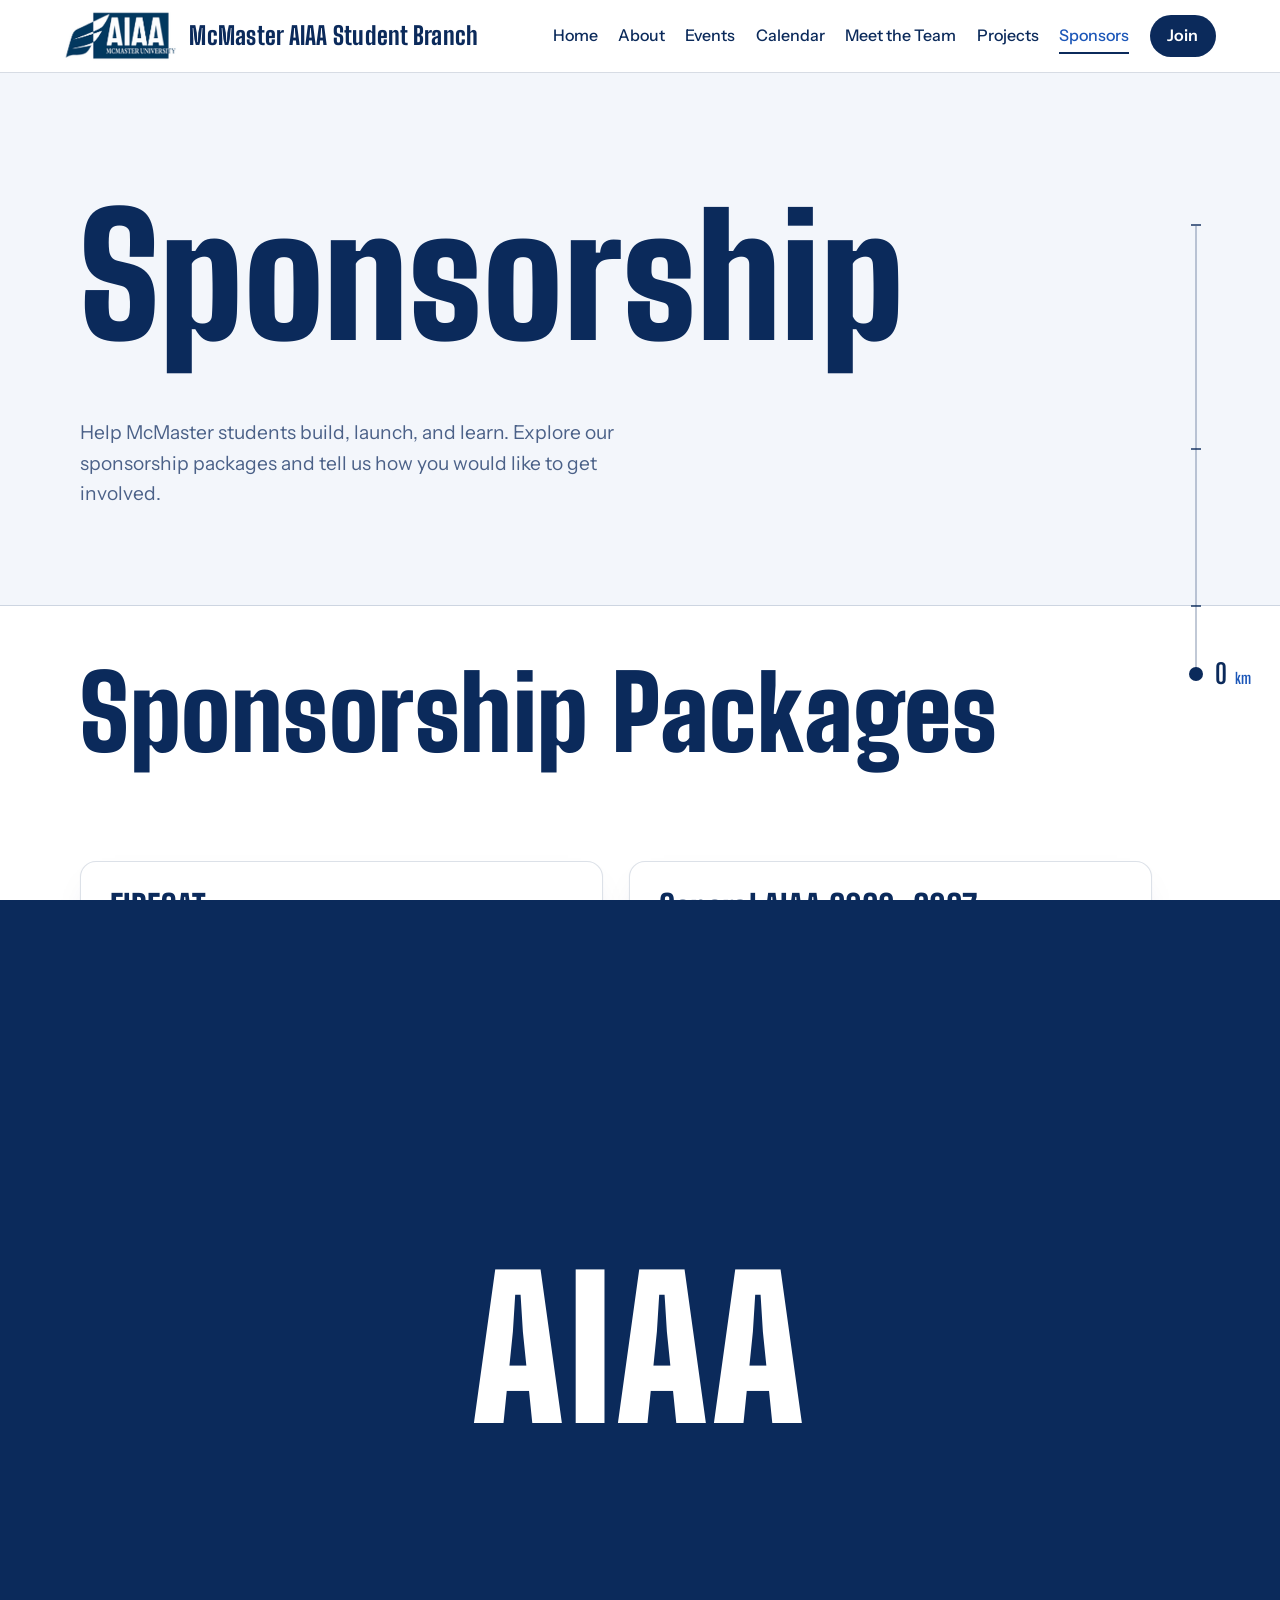
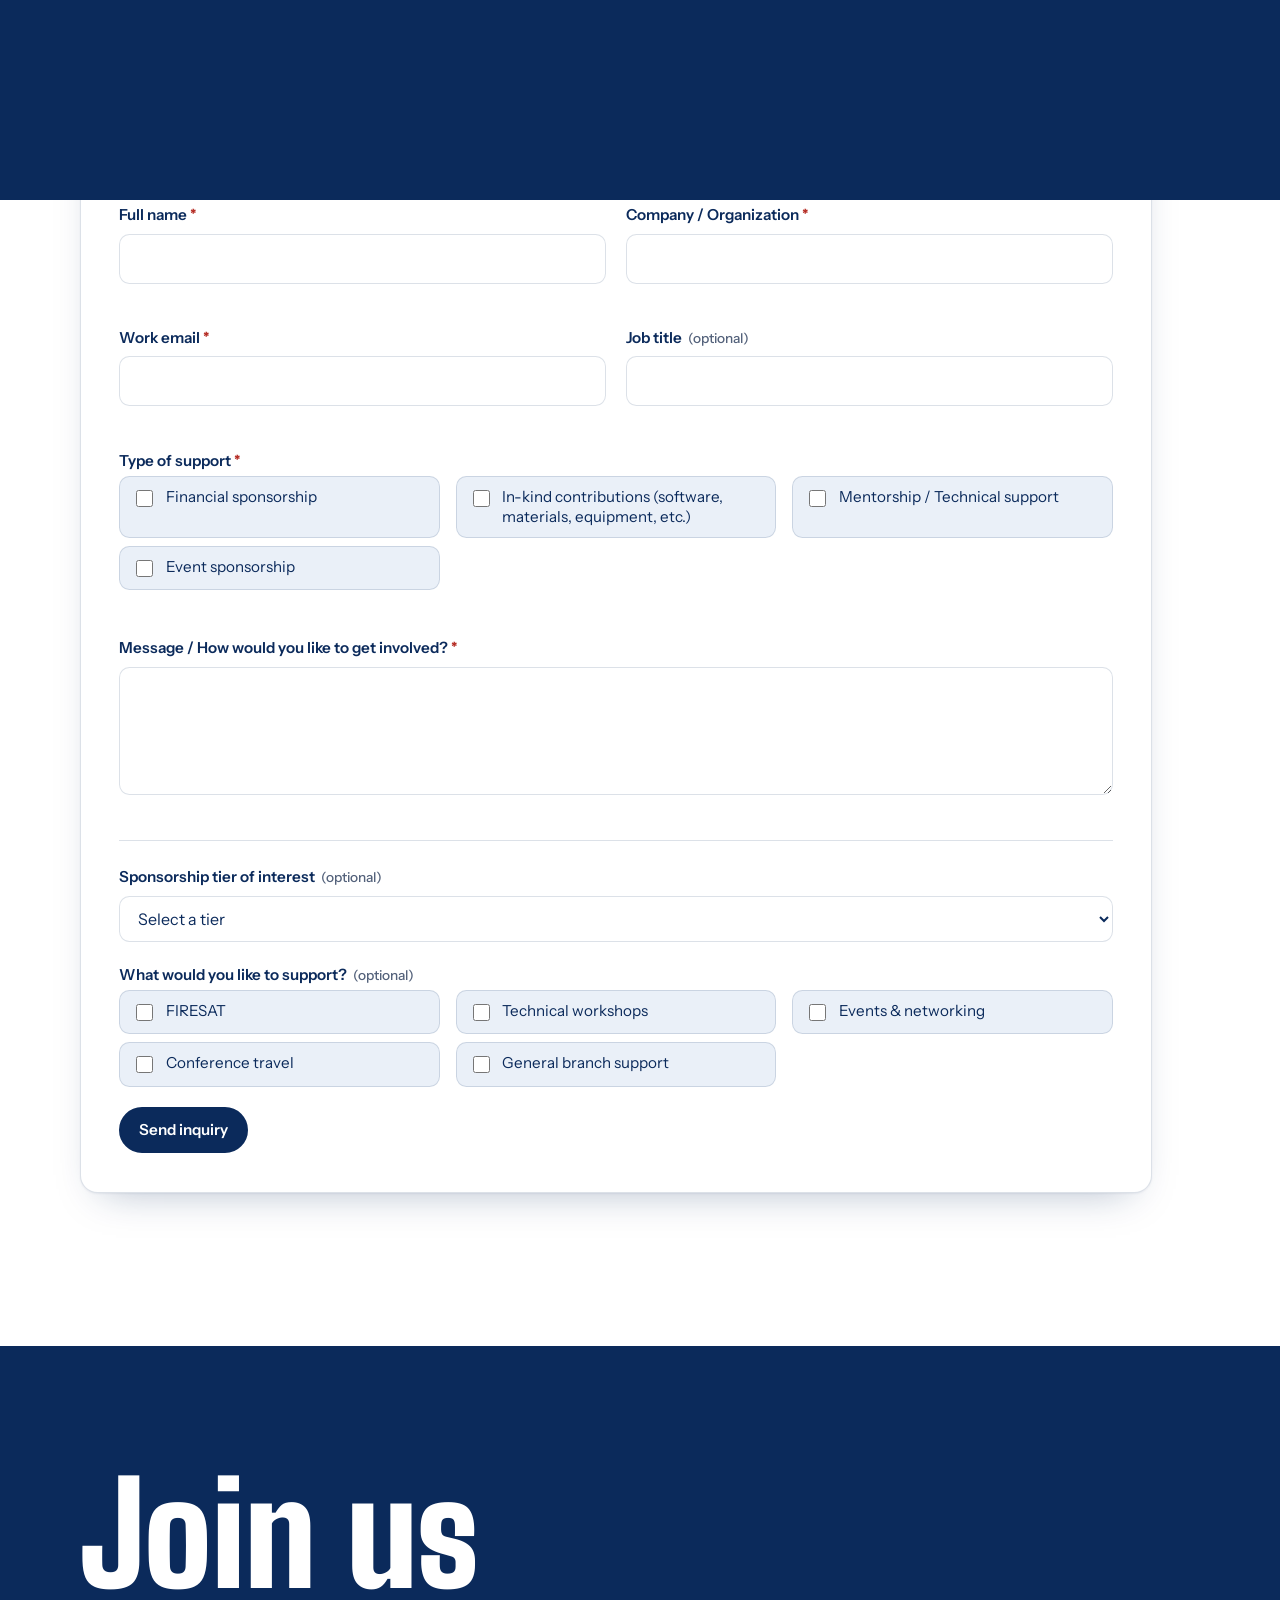
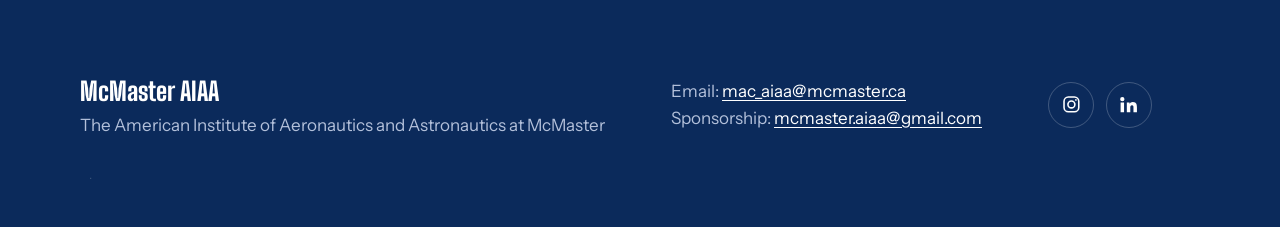
<file: sponsorship.html>
<!doctype html>
<html lang="en">
<head>
  <meta charset="utf-8">
  <meta name="viewport" content="width=device-width, initial-scale=1">

  <title>McMaster AIAA | Sponsorship</title>

  <meta name="description" content="Support McMaster AIAA. Download our sponsorship packages and get in touch about financial, in-kind, mentorship, or event sponsorship.">
  <meta name="theme-color" content="#0b2a5b">

  <script>
    document.documentElement.classList.add("js");
    try {
      if (sessionStorage.getItem("aiaa-t")) {
        document.documentElement.classList.add("is-entering");
        sessionStorage.removeItem("aiaa-t");
      }
    } catch (e) {}
  </script>

  <link rel="preload" href="fonts/big-shoulders-display-latin-900-normal.woff2"
        as="font" type="font/woff2" crossorigin>

  <link rel="preload" href="fonts/instrument-sans-latin-wght-normal.woff2"
        as="font" type="font/woff2" crossorigin>

  <link rel="icon" href="images/logo.png">
  <link rel="stylesheet" href="css/styles.css">
  <link rel="stylesheet" href="css/sponsorship.css">
</head>

<body>

<div class="curtain" aria-hidden="true">
  <span>AIAA</span>
</div>

<a class="skip" href="#main">Skip to content</a>

<header class="site-header">

  <a class="brand" href="index.html"
     aria-label="McMaster AIAA Student Branch, home">

    <img src="images/logo.png"
         alt="AIAA McMaster University logo"
         width="120"
         height="60">

    <span class="brand-text">
      <strong>McMaster AIAA Student Branch</strong>
      <small>The American Institute of Aeronautics and Astronautics at McMaster</small>
    </span>

  </a>

  <button class="menu-toggle"
          aria-expanded="false"
          aria-controls="nav">
    Menu
  </button>

  <nav class="nav" id="nav" aria-label="Main">

    <a href="index.html">Home</a>
    <a href="about.html">About</a>
    <a href="events.html">Events</a>
    <a href="calendar.html">Calendar</a>
    <a href="members.html">Meet the Team</a>
    <a href="projects.html">Projects</a>
    <a href="sponsors.html" aria-current="page">Sponsors</a>
    <a class="nav-join" href="join.html">Join</a>

  </nav>

</header>

<aside class="altimeter" aria-hidden="true">
  <div class="alt-track">

    <div class="alt-fill"></div>

    <div class="alt-tick" style="bottom:0%">
      <span>Ground</span>
    </div>

    <div class="alt-tick" style="bottom:15%">
      <span>Cruising altitude<br>12 km</span>
    </div>

    <div class="alt-tick" style="bottom:50%">
      <span>K&aacute;rm&aacute;n line<br>100 km</span>
    </div>

    <div class="alt-tick" style="bottom:100%">
      <span>Low Earth orbit<br>400 km</span>
    </div>

    <div class="alt-marker">
      <div class="alt-readout">
        <b data-alt>0</b>
        <small>km</small>
      </div>
    </div>

  </div>
</aside>

<main id="main">

  <section class="page-head">
    <div class="wrap">

      <h1>
        <span class="line">
          <span>Sponsorship</span>
        </span>
      </h1>

      <p class="fade-in">
        Help McMaster students build, launch, and learn. Explore our sponsorship
        packages and tell us how you would like to get involved.
      </p>

    </div>
  </section>

  <section class="section" style="padding-top:3rem">

    <div class="wrap sp-wrap">

      <!-- ===== Sponsorship packages ===== -->
      <div>
        <h2 class="section-title">
          <span class="line">
            <span>Sponsorship Packages</span>
          </span>
        </h2>

      <div class="sp-packages">

          <article class="sp-card">
            <h3>FIRESAT</h3>
            <p>Support our student-led wildfire detection initiative, a two-year project working toward a 3U CubeSat. This package covers Year 1: validating our Sundance AI model on a high-altitude balloon payload and presenting at the AIAA Region I conference in April 2027.</p>
            <p class="sp-goal">Year 1 funding goal: $1,500 CAD</p>
            <ul class="sp-tiers">
              <li><span>Founding Mission Partner</span><span>$1000+</span></li>
              <li><span>Premium Sponsor</span><span>$800+</span></li>
              <li><span>Advanced Sponsor</span><span>$500+</span></li>
              <li><span>Supporting Sponsor</span><span>Up to $100</span></li>
            </ul>
            <a class="sp-btn" href="assets/sponsorship/FIRESAT-Sponsorship-Package-McMaster-AIAA-2026.pdf"
               target="_blank" rel="noopener noreferrer"
               aria-label="View the FIRESAT sponsorship package (PDF)">View package (PDF)</a>
          </article>

          <article class="sp-card">
            <h3>General AIAA 2026&ndash;2027</h3>
            <p>Support the branch as a whole: FIRESAT startup funding, hands-on aerospace workshops, and events such as our September kickoff, guest speakers, and networking nights.</p>
            <p class="sp-goal">Funding goals: FIRESAT $2,500+ &middot; Workshops $1,500+ &middot; Events $500+ (CAD)</p>
            <ul class="sp-tiers">
              <li><span>Platinum</span><span>$2000+</span></li>
              <li><span>Gold</span><span>$1000+</span></li>
              <li><span>Silver</span><span>$500+</span></li>
              <li><span>Bronze</span><span>$100+</span></li>
            </ul>
            <a class="sp-btn" href="assets/sponsorship/General-AIAA-Sponsorship-Package.pdf"
               target="_blank" rel="noopener noreferrer"
               aria-label="View the General AIAA sponsorship package (PDF)">View package (PDF)</a>
          </article>

        </div>
      </div>

      <!-- ===== Contact form ===== -->
      <div>
        <h2 class="section-title">
          <span class="line">
            <span>Get in Touch</span>
          </span>
        </h2>

        <div class="sp-form-card" id="sponsor-form-card">

          <h3>McMaster AIAA Sponsorship Form</h3>
          <p class="sp-intro">
            Interested in supporting McMaster AIAA? Tell us a bit about you and how you would
            like to get involved, and our outreach team will be in touch.
            <span class="sp-note">Fields marked <span class="sp-req">*</span> are required.</span>
          </p>

          <form class="sp-form" id="sponsor-form" novalidate>

            <!-- Hidden spam trap: leave this alone -->
            <div class="sp-trap" aria-hidden="true">
              <label>Do not check this box
                <input type="checkbox" name="botcheck" tabindex="-1" autocomplete="off">
              </label>
            </div>

            <div class="sp-row">
              <div class="sp-field">
                <label class="sp-label" for="sp-name">Full name<span class="sp-req" aria-hidden="true">*</span></label>
                <input class="sp-input" id="sp-name" name="name" type="text" autocomplete="name" required>
                <span class="sp-error" role="alert"></span>
              </div>

              <div class="sp-field">
                <label class="sp-label" for="sp-company">Company / Organization<span class="sp-req" aria-hidden="true">*</span></label>
                <input class="sp-input" id="sp-company" name="company" type="text" autocomplete="organization" required>
                <span class="sp-error" role="alert"></span>
              </div>
            </div>

            <div class="sp-row">
              <div class="sp-field">
                <label class="sp-label" for="sp-email">Work email<span class="sp-req" aria-hidden="true">*</span></label>
                <input class="sp-input" id="sp-email" name="email" type="email" autocomplete="email" required>
                <span class="sp-error" role="alert"></span>
              </div>

              <div class="sp-field">
                <label class="sp-label" for="sp-job">Job title<span class="sp-opt">(optional)</span></label>
                <input class="sp-input" id="sp-job" name="job_title" type="text" autocomplete="organization-title">
                <span class="sp-error"></span>
              </div>
            </div>

            <fieldset class="sp-group" data-group="support_type">
              <legend class="sp-legend">Type of support<span class="sp-req" aria-hidden="true">*</span></legend>
              <div class="sp-checks">
                <label class="sp-check"><input type="checkbox" name="support_type" value="Financial sponsorship"> Financial sponsorship</label>
                <label class="sp-check"><input type="checkbox" name="support_type" value="In-kind contributions (software, materials, equipment, etc.)"> In-kind contributions (software, materials, equipment, etc.)</label>
                <label class="sp-check"><input type="checkbox" name="support_type" value="Mentorship / Technical support"> Mentorship / Technical support</label>
                <label class="sp-check"><input type="checkbox" name="support_type" value="Event sponsorship"> Event sponsorship</label>
              </div>
              <span class="sp-error" role="alert"></span>
            </fieldset>

            <div class="sp-field">
              <label class="sp-label" for="sp-message">Message / How would you like to get involved?<span class="sp-req" aria-hidden="true">*</span></label>
              <textarea class="sp-textarea" id="sp-message" name="message" required></textarea>
              <span class="sp-error" role="alert"></span>
            </div>

            <hr class="sp-divider">

            <div class="sp-field">
              <label class="sp-label" for="sp-tier">Sponsorship tier of interest<span class="sp-opt">(optional)</span></label>
              <select class="sp-select" id="sp-tier" name="tier">
                <option value="">Select a tier</option>
                <option>Bronze</option>
                <option>Silver</option>
                <option>Gold</option>
                <option>Platinum</option>
                <option>Undecided</option>
              </select>
            </div>

            <fieldset class="sp-group">
              <legend class="sp-legend">What would you like to support?<span class="sp-opt">(optional)</span></legend>
              <div class="sp-checks">
                <label class="sp-check"><input type="checkbox" name="support_area" value="FIRESAT"> FIRESAT</label>
                <label class="sp-check"><input type="checkbox" name="support_area" value="Technical workshops"> Technical workshops</label>
                <label class="sp-check"><input type="checkbox" name="support_area" value="Events &amp; networking"> Events &amp; networking</label>
                <label class="sp-check"><input type="checkbox" name="support_area" value="Conference travel"> Conference travel</label>
                <label class="sp-check"><input type="checkbox" name="support_area" value="General branch support"> General branch support</label>
              </div>
            </fieldset>

            <div class="sp-actions">
              <button class="sp-btn is-solid" type="submit">Send inquiry</button>
              <span class="sp-status" id="sp-status" role="status" aria-live="polite"></span>
            </div>

          </form>

          <div class="sp-thanks" tabindex="-1" role="status">
            <h4>Thank you for your interest in McMaster AIAA!</h4>
            <p>Your message has been sent. Our outreach team will be in touch soon.</p>
          </div>

        </div>

        <noscript>
          <p class="empty">
            The form needs JavaScript. Please email
            <a class="email" href="mailto:mcmaster.aiaa@gmail.com">mcmaster.aiaa@gmail.com</a> instead.
          </p>
        </noscript>
      </div>

    </div>

  </section>

</main>

<footer class="footer on-dark">

  <div class="wrap">

    <a class="footer-cta" href="join.html">Join us</a>

    <div class="footer-row">

      <div>
        <strong>McMaster AIAA</strong>
        <p>The American Institute of Aeronautics and Astronautics at McMaster</p>
      </div>

      <p>Email: <a class="email" href="mailto:mac_aiaa@mcmaster.ca">mac_aiaa@mcmaster.ca</a><br>Sponsorship: <a class="email" href="mailto:mcmaster.aiaa@gmail.com">mcmaster.aiaa@gmail.com</a></p>

      <div class="social">

        <a href="https://www.instagram.com/mcmasteraiaa/"
           target="_blank"
           rel="noopener"
           aria-label="McMaster AIAA on Instagram">

          <svg viewBox="0 0 24 24"
               fill="none"
               stroke="currentColor"
               stroke-width="1.8"
               aria-hidden="true">

            <rect x="3.5" y="3.5" width="17" height="17" rx="5"/>
            <circle cx="12" cy="12" r="4"/>
            <circle cx="17.2" cy="6.8" r="1"
                    fill="currentColor"
                    stroke="none"/>

          </svg>

        </a>

        <a href="https://www.linkedin.com/company/mcmasteraiaa/"
           target="_blank"
           rel="noopener"
           aria-label="McMaster AIAA on LinkedIn">

          <svg viewBox="0 0 24 24"
               fill="currentColor"
               aria-hidden="true">

            <path d="M4.98 3.5a2.5 2.5 0 1 1 0 5 2.5 2.5 0 0 1 0-5zM3 9.75h4V21H3V9.75zM9.5 9.75h3.8v1.6h.06c.53-1 1.82-2.05 3.75-2.05 4 0 4.74 2.63 4.74 6.05V21h-4v-5.1c0-1.22-.02-2.78-1.7-2.78-1.7 0-1.96 1.32-1.96 2.69V21h-4V9.75z"/>

          </svg>

        </a>

      </div>

    </div>

  </div>

  <div class="wrap"><a class="admin-link" href="admin.html" aria-label="Admin sign in">&middot;</a></div>
</footer>

<script src="vendor/gsap.min.js"></script>
<script src="vendor/ScrollTrigger.min.js"></script>
<script src="vendor/lenis.min.js"></script>

<script src="js/main.js"></script>
<script src="js/sponsorship.js"></script>

</body>
</html>
</file>
<file: css/styles.css>
/* ==========================================================================
   McMaster AIAA — styles
   Edit the colour tokens below to re-theme the whole site.
   ========================================================================== */

@font-face {
  font-family: "Big Shoulders Display";
  src: url("../fonts/big-shoulders-display-latin-700-normal.woff2") format("woff2");
  font-weight: 700; font-display: swap;
}
@font-face {
  font-family: "Big Shoulders Display";
  src: url("../fonts/big-shoulders-display-latin-800-normal.woff2") format("woff2");
  font-weight: 800; font-display: swap;
}
@font-face {
  font-family: "Big Shoulders Display";
  src: url("../fonts/big-shoulders-display-latin-900-normal.woff2") format("woff2");
  font-weight: 900; font-display: swap;
}
@font-face {
  font-family: "Instrument Sans";
  src: url("../fonts/instrument-sans-latin-wght-normal.woff2") format("woff2");
  font-weight: 400 700; font-display: swap;
}

:root {
  /* Brand colours: white page + AIAA navy. Swap these to re-theme the whole site. */
  --navy: #0b2a5b;        /* AIAA navy */
  --night: #030a1a;       /* deep navy (space) */

  /* Light theme (default): white page, navy text. */
  --bg: #ffffff;
  --soft: #f3f6fb;        /* pale blue-grey panels, like the old site */
  --panel: #ffffff;
  --ink: #0b2a5b;         /* main text */
  --muted: #4b6188;       /* secondary text */
  --line: rgba(11, 42, 91, 0.16);
  --hover: rgba(11, 42, 91, 0.06);
  --accent: #0b2a5b;      /* buttons, lines */
  --on-accent: #ffffff;   /* text on top of accent */
  --hi: #1b56b8;          /* small highlighted text */

  --display: "Big Shoulders Display", "Arial Narrow", Impact, sans-serif;
  --body: "Instrument Sans", system-ui, -apple-system, "Segoe UI", sans-serif;

  --gutter: clamp(1.25rem, 5vw, 4.5rem);
  --max: 78rem;
  --ease: cubic-bezier(0.76, 0, 0.24, 1);
}

/* Dark (navy) sections reuse the same classes with flipped colours. */
.on-dark {
  --bg: #0b2a5b; --soft: #0b2a5b; --panel: #030a1a; --ink: #ffffff; --muted: #b3c0da;
  --line: rgba(255, 255, 255, 0.22); --hover: rgba(255, 255, 255, 0.09);
  --accent: #ffffff; --on-accent: #0b2a5b; --hi: #8fb8ff;
  color: var(--ink);
}

*, *::before, *::after { box-sizing: border-box; }

html { -webkit-text-size-adjust: 100%; }
html.lenis, html.lenis body { height: auto; }
.lenis.lenis-smooth { scroll-behavior: auto !important; }
.lenis.lenis-stopped { overflow: hidden; }

body {
  margin: 0;
  background: var(--bg);
  color: var(--ink);
  font-family: var(--body);
  font-size: 1.0625rem;
  line-height: 1.6;
  -webkit-font-smoothing: antialiased;
  overflow-x: hidden;
}

img, svg { display: block; max-width: 100%; }
a { color: inherit; }
p { margin: 0 0 1em; max-width: 62ch; }
h1, h2, h3 { margin: 0; font-family: var(--display); font-weight: 800; line-height: 0.92; letter-spacing: 0.005em; }

:focus-visible { outline: 3px solid var(--accent); outline-offset: 3px; border-radius: 2px; }

.skip {
  position: fixed; left: 1rem; top: -4rem; z-index: 100;
  background: var(--accent); color: var(--on-accent); padding: 0.6rem 1rem; font-weight: 600;
  transition: top 0.2s;
}
.skip:focus { top: 1rem; }

.wrap { width: 100%; max-width: var(--max); margin-inline: auto; padding-inline: var(--gutter); }

/* ---------- Stars (fade in as you climb) ---------- */
#stars { position: absolute; inset: 0; width: 100%; height: 100%; z-index: 0; pointer-events: none; }

/* ---------- Header ---------- */
.site-header {
  position: fixed; inset: 0 0 auto 0; z-index: 50;
  display: flex; align-items: center; justify-content: space-between; gap: 1rem;
  padding: 0.7rem var(--gutter); background: var(--bg); border-bottom: 1px solid var(--line);
  transition: transform 0.5s var(--ease), box-shadow 0.3s;
}
.site-header.is-scrolled { box-shadow: 0 1px 0 var(--line), 0 6px 24px rgba(11, 42, 91, 0.08); }
.site-header.menu-open { background: transparent; border-bottom-color: transparent; }
.site-header.menu-open .menu-toggle { color: #fff; border-color: rgba(255,255,255,.35); }
.site-header.menu-open .brand { opacity: 0; }
.site-header.is-hidden { transform: translateY(-110%); }

.brand { display: flex; align-items: center; gap: 0.75rem; text-decoration: none; }
.brand img { height: 3.1rem; width: auto; flex: none; }
.brand-text { display: flex; flex-direction: column; line-height: 1.05; }
.brand-text strong { font-family: var(--display); font-weight: 800; font-size: 1.55rem; letter-spacing: 0.01em; color: var(--ink); }
.brand-text small { font-size: 0.78rem; color: var(--muted); }

.nav { display: flex; align-items: center; gap: clamp(1rem, 2.6vw, 2.2rem); }
.nav a {
  position: relative; text-decoration: none; font-weight: 500; font-size: 1rem; padding: 0.3rem 0;
}
.nav a::after {
  content: ""; position: absolute; left: 0; right: 0; bottom: 0; height: 2px; background: var(--accent);
  transform: scaleX(0); transform-origin: left; transition: transform 0.45s var(--ease);
}
.nav a:hover::after, .nav a[aria-current="page"]::after { transform: scaleX(1); }
.nav a[aria-current="page"] { color: var(--hi); }
.nav .nav-join {
  background: var(--accent); color: var(--on-accent); padding: 0.5rem 1.1rem; border-radius: 999px; font-weight: 600;
  transition: background-color 0.25s, transform 0.25s;
}
.nav .nav-join::after { display: none; }
.nav .nav-join:hover { background: var(--hi); }
.nav .nav-join[aria-current="page"] { color: var(--on-accent); }

.menu-toggle {
  display: none; background: none; border: 1px solid var(--line); color: var(--ink);
  font: inherit; font-weight: 600; padding: 0.5rem 1rem; border-radius: 999px; cursor: pointer;
}

@media (max-width: 1400px) { .brand-text small { display: none; } }
@media (max-width: 1180px) {
  .menu-toggle { display: inline-block; position: relative; z-index: 61; }
  .nav {
    position: fixed; inset: 0; z-index: 60; flex-direction: column; justify-content: center; align-items: flex-start;
    gap: 0.4rem; padding: 6rem var(--gutter) 3rem; background: var(--night); color: #fff;
    --ink: #fff; --muted: #b3c0da; --accent: #fff; --on-accent: #0b2a5b; --hi: #8fb8ff; --line: rgba(255,255,255,.22);
    clip-path: inset(0 0 100% 0); visibility: hidden;
    transition: clip-path 0.6s var(--ease), visibility 0s 0.6s;
  }
  .nav.is-open { clip-path: inset(0 0 0 0); visibility: visible; transition: clip-path 0.6s var(--ease); }
  .nav a { font-family: var(--display); font-weight: 800; font-size: clamp(3rem, 14vw, 5rem); line-height: 1; }
  .nav .nav-join { font-size: clamp(3rem, 14vw, 5rem); padding: 0; background: none; color: var(--hi); border-radius: 0; }
  .nav .nav-join:hover { background: none; }
}

/* ---------- Page curtain (transition between pages) ---------- */
.curtain {
  position: fixed; inset: 0; z-index: 200; background: var(--navy); color: #fff;
  display: grid; place-items: center; pointer-events: none;
  transform: translateY(100%);
}
.curtain span { font-family: var(--display); font-weight: 900; font-size: clamp(4rem, 16vw, 12rem); letter-spacing: 0.02em; }
html.is-entering .curtain { transform: translateY(0); }

/* ---------- Altimeter (scroll = altitude) ---------- */
.altimeter {
  --alt: #0b2a5b; --alt-dim: rgba(11, 42, 91, 0.25); --alt-hi: #1b56b8;
  position: fixed; right: clamp(0.8rem, 2vw, 1.6rem); top: 50%; z-index: 20;
  height: min(52vh, 28rem); transform: translateY(-50%); width: 12.5rem; pointer-events: none;
  color: var(--alt); transition: color 0.4s;
}
/* Flips to white while it is over a dark (navy) section such as the hero and footer. */
.altimeter.over-dark { --alt: #ffffff; --alt-dim: rgba(255, 255, 255, 0.3); --alt-hi: #8fb8ff; }
.alt-track { position: absolute; right: 4.4rem; top: 0; bottom: 0; width: 2px; background: var(--alt-dim); transition: background-color 0.4s; }
.alt-fill { position: absolute; left: 0; right: 0; bottom: 0; height: 0; background: var(--alt); transition: background-color 0.4s; }
.alt-tick { position: absolute; right: -4px; width: 10px; height: 2px; background: var(--alt); opacity: 0.7; transition: background-color 0.4s; }
.alt-tick span {
  position: absolute; right: 18px; top: 50%; transform: translateY(-50%); white-space: nowrap;
  font-size: 0.74rem; color: var(--alt); text-align: right; line-height: 1.2; opacity: 0.85;
}
.alt-marker { position: absolute; right: -6px; width: 14px; height: 14px; border-radius: 50%; background: var(--alt); transform: translateY(50%); transition: background-color 0.4s; }
.alt-readout {
  position: absolute; left: 26px; top: 50%; transform: translateY(-50%);
  font-family: var(--display); font-weight: 800; font-size: 1.7rem; color: var(--alt); white-space: nowrap; line-height: 1;
}
.alt-readout small { font-size: 0.95rem; font-weight: 700; margin-left: 0.15rem; color: var(--alt-hi); }
@media (max-width: 1499px) { .alt-tick span { display: none; } .altimeter { width: 7rem; } .alt-track { right: 3.6rem; } }
@media (min-width: 701px) and (max-width: 1400px) { .wrap { padding-right: 7rem; } }
@media (max-width: 700px) { .altimeter { display: none; } }

/* ---------- Buttons ---------- */
.btn {
  display: inline-flex; align-items: center; justify-content: center; gap: 0.5rem;
  font: inherit; font-weight: 600; text-decoration: none; cursor: pointer;
  padding: 0.95rem 1.7rem; border-radius: 999px; border: 2px solid var(--accent);
  background: var(--accent); color: var(--on-accent);
  transition: background-color 0.25s, color 0.25s, transform 0.25s var(--ease);
}
.btn:hover { background: var(--hi); border-color: var(--hi); color: #fff; transform: translateY(-2px); }
.btn.ghost { background: transparent; color: var(--ink); border-color: var(--line); }
.btn.ghost:hover { background: var(--ink); color: var(--bg); border-color: var(--ink); }

/* ---------- Masked line reveal (hero + page titles) ---------- */
.line { display: block; overflow: hidden; padding-bottom: 0.06em; margin-bottom: -0.06em; }
.line > span { display: block; }
.js .line > span { transform: translateY(110%); }
.js .fade-in { opacity: 0; transform: translateY(14px); }

/* ---------- Hero ---------- */
.hero {
  position: relative; min-height: 100svh; display: flex; align-items: flex-end;
  padding: 9rem 0 clamp(3rem, 8vh, 6rem); overflow: hidden;
  background:
    radial-gradient(90% 70% at 85% 115%, #2a6fd6 0%, rgba(42, 111, 214, 0) 62%),
    radial-gradient(120% 90% at 85% 125%, #0f3f8f 0%, #0b2a5b 38%, #030a1a 80%);
}
.hero-path { z-index: 1; position: absolute; inset: 0; width: 100%; height: 100%; pointer-events: none; }
.hero-path path { fill: none; stroke: var(--accent); stroke-width: 1.5; stroke-linecap: round; opacity: 0.85; }
.hero-path .orbit { stroke: var(--line); stroke-dasharray: 3 9; opacity: 1; }
.hero-path circle { fill: var(--accent); }
.hero h1 { font-size: clamp(3.5rem, 15.5vw, 12rem); font-weight: 900; line-height: 0.92; }
.hero h1 .line > span { white-space: nowrap; }
.hero-copy { position: relative; z-index: 2; }
.hero-sub { margin-top: clamp(1.4rem, 3vw, 2.4rem); display: grid; gap: 1.6rem; max-width: 46rem; }
.hero-sub p { font-size: clamp(1.1rem, 1.6vw, 1.35rem); color: var(--ink); margin: 0; }
.hero-actions { display: flex; flex-wrap: wrap; gap: 0.8rem; }

/* ---------- Sections ---------- */
section { position: relative; }
.section { padding: clamp(5rem, 12vw, 10rem) 0; }
.big-statement {
  font-family: var(--display); font-weight: 800; line-height: 0.98; letter-spacing: 0.005em;
  font-size: clamp(2.6rem, 7.2vw, 6.4rem); max-width: 22ch; margin: 0;
}
.big-statement .w { opacity: 0.18; }
.lede { margin-top: clamp(2rem, 5vw, 4rem); display: grid; gap: 1rem; max-width: 40rem; color: var(--muted); }
.lede p { margin: 0; }

.section-title { font-size: clamp(3rem, 8vw, 7rem); font-weight: 900; margin-bottom: clamp(2.5rem, 6vw, 5rem); }

/* ---------- Flight plan timeline ---------- */
.plan { position: relative; display: grid; gap: clamp(2.5rem, 6vw, 5rem); padding-left: clamp(2.2rem, 6vw, 5rem); list-style: none; margin: 0; }
.plan-line { position: absolute; left: 0.45rem; top: 0.6rem; bottom: 0.6rem; width: 2px; background: var(--line); }
.plan-line i { position: absolute; inset: 0; background: var(--accent); transform-origin: top; transform: scaleY(0); }
.stop { position: relative; opacity: 0.4; transition: opacity 0.6s; }
.stop::before {
  content: ""; position: absolute; left: calc(-1 * clamp(2.2rem, 6vw, 5rem) + 0.45rem); top: 0.75rem;
  width: 14px; height: 14px; margin-left: -6px; border-radius: 50%;
  background: var(--bg); border: 2px solid var(--muted); transition: background-color 0.4s, border-color 0.4s, transform 0.4s;
}
.stop.is-reached { opacity: 1; }
.stop.is-reached::before { background: var(--accent); border-color: var(--accent); transform: scale(1.15); }
.stop-when { color: var(--hi); font-weight: 600; margin-bottom: 0.4rem; }
.stop h3 { font-size: clamp(2.2rem, 5vw, 4rem); font-weight: 800; margin-bottom: 0.9rem; }
.stop p { color: var(--muted); margin: 0 0 0.6rem; }
.stop a.inline { color: var(--hi); text-underline-offset: 3px; }

.section.soft { background: var(--soft); }
.footer { background: var(--navy); }

/* ---------- Two-column text blocks ---------- */
.split { display: grid; grid-template-columns: minmax(0, 5fr) minmax(0, 6fr); gap: clamp(2rem, 6vw, 6rem); align-items: start; }
.split h2 { font-size: clamp(2.8rem, 6vw, 5.4rem); font-weight: 900; }
.split .body p { color: var(--muted); }
.split .body p:first-child { color: var(--ink); font-size: 1.2rem; }
@media (max-width: 800px) { .split { grid-template-columns: 1fr; } }

.link-arrow {
  display: inline-flex; gap: 0.5rem; align-items: center; color: var(--hi); font-weight: 600; text-decoration: none;
  border-bottom: 2px solid transparent; transition: border-color 0.3s, gap 0.3s;
}
.link-arrow:hover { border-color: var(--accent); gap: 0.9rem; }

/* ---------- Ruled rows (goals, events) ---------- */
.rows { list-style: none; margin: 0; padding: 0; border-top: 1px solid var(--line); }
.rows > li {
  display: grid; grid-template-columns: minmax(0, 5fr) minmax(0, 6fr); gap: clamp(1rem, 5vw, 5rem);
  padding: clamp(1.6rem, 3.4vw, 2.8rem) 0; border-bottom: 1px solid var(--line);
  transition: padding-left 0.5s var(--ease), background-color 0.4s;
}
.rows > li:hover { padding-left: 1.2rem; background: linear-gradient(90deg, var(--hover), transparent 70%); }
.rows h3 { font-size: clamp(2rem, 4.4vw, 3.6rem); font-weight: 800; }
.rows p { margin: 0 0 0.6rem; color: var(--muted); }
.rows .when { color: var(--hi); font-weight: 600; margin-bottom: 0.35rem; }
@media (max-width: 800px) { .rows > li { grid-template-columns: 1fr; gap: 0.7rem; } }

.goal-list > li { grid-template-columns: 1fr; }
.goal-list p { font-size: clamp(1.3rem, 2.6vw, 2rem); color: var(--ink); font-family: var(--body); max-width: 40ch; margin: 0; }

/* ---------- Page header (inner pages) ---------- */
.page-head { padding: clamp(9rem, 20vh, 13rem) 0 clamp(2.5rem, 6vw, 5rem); background: var(--soft); border-bottom: 1px solid var(--line); }
.page-head h1 { font-size: clamp(4rem, 13vw, 11rem); font-weight: 900; line-height: 0.86; max-width: 14ch; }
.page-head h1.long { font-size: clamp(3.2rem, 9.5vw, 8.5rem); max-width: none; }
.page-head p { margin-top: 1.6rem; color: var(--muted); font-size: 1.2rem; max-width: 44ch; }

/* ---------- Members ---------- */
.roster { list-style: none; margin: 0; padding: 0; border-top: 1px solid var(--line); }
.person {
  display: grid; grid-template-columns: 4.2rem minmax(0, 1fr) minmax(0, 0.8fr) minmax(0, 0.8fr) 2.4rem; gap: 1.4rem; align-items: center;
  padding: 1.2rem 0.5rem; border-bottom: 1px solid var(--line);
  transition: background-color 0.35s, color 0.35s, padding 0.45s var(--ease);
}
.person:hover { background: var(--accent); color: var(--on-accent); padding-inline: 1.4rem; }
.person:hover .person-meta, .person:hover .person-role { color: var(--on-accent); }
.avatar {
  width: 4.2rem; height: 4.2rem; border-radius: 50%; overflow: hidden; display: grid; place-items: center;
  background: var(--soft); color: var(--hi); font-family: var(--display); font-weight: 800; font-size: 1.5rem;
  border: 1px solid var(--line);
}
.avatar img { width: 100%; height: 100%; object-fit: cover; }
.person-name { font-family: var(--display); font-weight: 800; font-size: clamp(1.9rem, 4vw, 3.2rem); line-height: 1; }
.person-role { font-weight: 600; color: var(--hi); transition: color 0.35s; }
.person-meta { color: var(--muted); transition: color 0.35s; }
.person a.social { display: grid; place-items: center; width: 2.4rem; height: 2.4rem; border-radius: 50%; border: 1px solid currentColor; }
.person a.social:hover { background: var(--on-accent); color: var(--accent); }
@media (max-width: 860px) {
  .person { grid-template-columns: 3.4rem minmax(0, 1fr) 2.4rem; gap: 1rem; }
  .avatar { width: 3.4rem; height: 3.4rem; font-size: 1.2rem; }
  .person-role, .person-meta { grid-column: 2; }
  .person a.social { grid-column: 3; grid-row: 1; }
}
.member-grid { list-style: none; margin: 0; padding: 0; display: grid; grid-template-columns: repeat(auto-fill, minmax(15rem, 1fr)); gap: 0; border-top: 1px solid var(--line); }
.member-grid li { padding: 1rem 0.2rem; border-bottom: 1px solid var(--line); display: grid; gap: 0.1rem; }
.member-grid strong { font-weight: 600; }
.member-grid span { color: var(--muted); font-size: 0.95rem; }
.empty { color: var(--muted); padding: 2rem 0; }

/* ---------- Calendar ---------- */
.cal-bar { display: flex; align-items: center; justify-content: space-between; gap: 1rem; flex-wrap: wrap; margin-bottom: 1.6rem; }
.cal-title { font-family: var(--display); font-weight: 900; font-size: clamp(2.6rem, 6vw, 4.6rem); line-height: 1; }
.cal-controls { display: flex; gap: 0.6rem; }
.icon-btn, .chip {
  font: inherit; font-weight: 600; cursor: pointer; color: var(--ink); background: transparent;
  border: 1px solid var(--line); border-radius: 999px; height: 2.8rem; padding: 0 1.2rem;
  display: inline-flex; align-items: center; justify-content: center; transition: background-color 0.25s, color 0.25s, border-color 0.25s;
}
.icon-btn.sq { width: 2.8rem; padding: 0; }
.icon-btn:hover, .chip:hover { background: var(--accent); color: var(--on-accent); border-color: var(--accent); }
.cal-grid { display: grid; grid-template-columns: repeat(7, minmax(0, 1fr)); border-top: 1px solid var(--line); border-left: 1px solid var(--line); }
.cal-dow { padding: 0.7rem 0.6rem; color: var(--muted); font-weight: 600; font-size: 0.9rem; border-right: 1px solid var(--line); border-bottom: 1px solid var(--line); }
.cal-day {
  position: relative; min-height: clamp(4.2rem, 11vw, 7.4rem); padding: 0.5rem; text-align: left; font: inherit; color: var(--ink); background: transparent;
  border: 0; border-right: 1px solid var(--line); border-bottom: 1px solid var(--line); display: flex; flex-direction: column; gap: 0.3rem; overflow: hidden;
}
.cal-day.out { color: var(--muted); opacity: 0.45; }
.cal-day.today .num { background: var(--accent); color: var(--on-accent); }
.cal-day .num { font-weight: 600; width: 1.9rem; height: 1.9rem; display: grid; place-items: center; border-radius: 50%; font-size: 0.95rem; }
.cal-ev {
  font: inherit; font-size: 0.8rem; font-weight: 600; text-align: left; cursor: pointer; border: 0; border-radius: 4px;
  background: var(--accent); color: var(--on-accent); padding: 0.15rem 0.4rem; white-space: nowrap; overflow: hidden; text-overflow: ellipsis; width: 100%;
}
.cal-ev:hover { background: var(--hi); color: #fff; }
@media (max-width: 700px) { .cal-ev { font-size: 0; height: 0.55rem; padding: 0; } .cal-dow { font-size: 0.75rem; padding: 0.5rem 0.2rem; } }

.undated { margin-top: clamp(2.5rem, 5vw, 4rem); }
.undated h2, .undated h4 { font-family: var(--display); font-weight: 800; line-height: 1; font-size: clamp(1.6rem, 3vw, 2.4rem); margin: 0 0 1.2rem; }
.undated .rows h3 { font-size: clamp(1.7rem, 3.4vw, 2.6rem); }
.undated button.title-btn { all: unset; cursor: pointer; }

dialog.event-dialog {
  border: 1px solid var(--line); border-radius: 1rem; background: var(--bg); color: var(--ink); padding: 2rem; width: min(32rem, calc(100% - 2rem));
}
dialog.event-dialog::backdrop { background: rgba(16, 6, 11, 0.72); backdrop-filter: blur(4px); }
.event-dialog h2 { font-size: 2.8rem; margin-bottom: 1.2rem; }
.event-dialog dl { margin: 0 0 1.2rem; display: grid; grid-template-columns: auto 1fr; gap: 0.5rem 1.2rem; }
.event-dialog dt { color: var(--hi); font-weight: 600; }
.event-dialog dd { margin: 0; }
.event-dialog p { color: var(--muted); }

/* ---------- Contact / join ---------- */
.contact-list { list-style: none; margin: 0; padding: 0; border-top: 1px solid var(--line); }
.contact-list li { border-bottom: 1px solid var(--line); }
.contact-list a {
  display: flex; align-items: baseline; justify-content: space-between; gap: 1.5rem; flex-wrap: wrap; text-decoration: none;
  padding: clamp(1.4rem, 3vw, 2.4rem) 0.5rem; transition: background-color 0.35s, color 0.35s, padding 0.45s var(--ease);
}
.contact-list a:hover { background: var(--accent); color: var(--on-accent); padding-inline: 1.4rem; }
.contact-list .k { font-weight: 600; color: var(--hi); transition: color 0.35s; min-width: 7rem; }
.contact-list a:hover .k { color: var(--on-accent); }
.contact-list .v { font-family: var(--display); font-weight: 800; font-size: clamp(1.8rem, 5vw, 4rem); line-height: 1; overflow-wrap: anywhere; }

/* ---------- Footer ---------- */
.footer { padding: clamp(5rem, 10vw, 9rem) 0 2rem; margin-top: 0; }
.footer-cta {
  display: block; text-decoration: none; font-family: var(--display); font-weight: 900; line-height: 0.85;
  font-size: clamp(5rem, 22vw, 20rem); transition: color 0.4s, letter-spacing 0.6s var(--ease);
}
.footer-cta:hover { color: var(--hi); letter-spacing: 0.03em; }
.footer-row { display: flex; flex-wrap: wrap; gap: 1.2rem 3rem; justify-content: space-between; align-items: center; margin-top: clamp(3rem, 6vw, 5rem); }
.footer-row strong { font-family: var(--display); font-size: 1.6rem; font-weight: 800; }
.footer-row p { margin: 0; color: var(--muted); }
.footer-row a.email { color: var(--ink); text-underline-offset: 3px; }
.social { display: flex; gap: 0.7rem; }
.social a { display: grid; place-items: center; width: 2.9rem; height: 2.9rem; border-radius: 50%; border: 1px solid var(--line); transition: background-color 0.25s, color 0.25s; }
.social a:hover { background: var(--accent); color: var(--on-accent); border-color: var(--accent); }
.social svg { width: 1.3rem; height: 1.3rem; }

/* ---------- Our mission: smaller type + orbit diagram ---------- */
.mission { display: grid; grid-template-columns: minmax(0, 6fr) minmax(0, 5fr); gap: clamp(2rem, 6vw, 6rem); align-items: center; }
.mission-statement {
  font-family: var(--display); font-weight: 700; line-height: 1.08; letter-spacing: 0.005em;
  font-size: clamp(1.7rem, 3.2vw, 2.9rem); max-width: 26ch; margin: 0;
}
.mission-statement .w { opacity: 0.2; }
.mission .lede { margin-top: clamp(1.4rem, 3vw, 2.2rem); }
.pillars { list-style: none; margin: 1.8rem 0 0; padding: 0; display: grid; grid-template-columns: 1fr 1fr; gap: 0; border-top: 1px solid var(--line); max-width: 36rem; }
.pillars li { padding: 0.8rem 0.2rem; border-bottom: 1px solid var(--line); font-weight: 600; font-size: 0.98rem; }
.pillars b { font-family: var(--display); color: var(--hi); margin-right: 0.5rem; font-weight: 800; }
.orbit-fig {
  margin: 0; padding: clamp(1rem, 3vw, 2rem); border-radius: 1.5rem; color: #b3c0da;
  background: radial-gradient(90% 90% at 50% 40%, #12336f 0%, #071b44 55%, #030a1a 100%);
  box-shadow: 0 24px 60px rgba(11, 42, 91, 0.25);
}
.orbit-fig figcaption { margin-top: 0.6rem; text-align: center; font-size: 0.85rem; letter-spacing: 0.08em; text-transform: uppercase; color: #b3c0da; }
.orbit-svg { width: 100%; height: auto; max-width: 34rem; margin-inline: auto; overflow: visible; }
.orbit-svg .ring { fill: none; stroke: #8fb8ff; stroke-opacity: 0.55; stroke-width: 1.4; stroke-dasharray: 3 8; }
.orbit-svg .sat circle { fill: #fff; stroke: #8fb8ff; stroke-width: 3; }
.orbit-svg .sat .num { fill: #030a1a; font: 700 18px var(--body); }
.orbit-svg .spin { transform-box: view-box; transform-origin: 300px 300px; animation: orbit 60s linear infinite; }
.orbit-svg .spin2 { animation-duration: 90s; animation-direction: reverse; }
.orbit-svg .spin3 { animation-duration: 130s; }
.orbit-svg .spin4 { animation-duration: 180s; animation-direction: reverse; }
@keyframes orbit { to { transform: rotate(360deg); } }
@media (max-width: 900px) { .mission { grid-template-columns: 1fr; } .orbit-svg { max-width: 26rem; } }

/* ---------- Future initiatives: flight plan + calendar ---------- */
.initiatives { display: grid; grid-template-columns: minmax(0, 5fr) minmax(0, 7fr); gap: clamp(2rem, 5vw, 5rem); align-items: start; }
.initiatives .stop h3 { font-size: clamp(1.9rem, 3.4vw, 2.8rem); }
.cal-card {
  position: sticky; top: 6rem; container-type: inline-size;
  border: 1px solid var(--line); border-radius: 1rem; padding: clamp(1rem, 2.4vw, 1.8rem);
  background: var(--panel); box-shadow: 0 12px 40px rgba(11, 42, 91, 0.08);
}
.cal-card .cal-title { font-size: clamp(1.9rem, 3.4vw, 2.8rem); }
.cal-card .cal-bar { margin-bottom: 1.1rem; }
.cal-card .cal-day { min-height: 4.6rem; padding: 0.35rem; }
.cal-card .cal-ev { font-size: 0.72rem; }
.cal-card .undated { margin-top: 1.4rem; }
.cal-card .rows > li { grid-template-columns: 1fr; gap: 0.4rem; padding: 1rem 0; }
.cal-card .rows > li:hover { padding-left: 0.6rem; }
.cal-card .rows h3 { font-size: 1.6rem; }
.cal-card .rows p { font-size: 0.95rem; }
@container (max-width: 34rem) { .cal-card .cal-ev, .cal-ev { font-size: 0; height: 0.5rem; padding: 0; } .cal-card .cal-day { min-height: 3.4rem; } }
@media (max-width: 1000px) { .initiatives { grid-template-columns: 1fr; } .cal-card { position: static; } }

/* ---------- Members: photo cards ---------- */
.exec-grid { list-style: none; margin: 0; padding: 0; display: grid; grid-template-columns: repeat(auto-fill, minmax(15rem, 1fr)); gap: clamp(1rem, 2vw, 1.6rem); }
.exec-card { position: relative; border-radius: 1rem; overflow: hidden; border: 1px solid var(--line); background: var(--panel); box-shadow: 0 10px 30px rgba(11, 42, 91, 0.08); }
.exec-photo { aspect-ratio: 4 / 5; overflow: hidden; display: grid; place-items: center; background: linear-gradient(160deg, #123a7a, #061a40); }
.exec-photo img { width: 100%; height: 100%; object-fit: cover; transition: transform 0.8s var(--ease); }
.exec-card:hover .exec-photo img { transform: scale(1.06); }
.exec-photo svg { width: 62%; height: auto; color: rgba(143, 184, 255, 0.5); }
.exec-info { padding: 1rem 1.1rem 1.2rem; display: grid; gap: 0.15rem; }
.exec-info .person-name { font-size: clamp(1.7rem, 2.6vw, 2.2rem); }
.exec-info .person-role { color: var(--hi); }
.exec-info .person-meta { font-size: 0.92rem; }
.exec-card a.social { color: #fff; position: absolute; top: 0.8rem; right: 0.8rem; display: grid; place-items: center; width: 2.4rem; height: 2.4rem; border-radius: 50%; background: rgba(3, 10, 26, 0.65); backdrop-filter: blur(4px); border: 1px solid var(--line); transition: background-color 0.25s, color 0.25s; }
.exec-card a.social:hover { background: #fff; color: var(--navy); }
.member-grid { grid-template-columns: repeat(auto-fill, minmax(17rem, 1fr)); }
.member-grid li { grid-template-columns: 3.2rem 1fr; column-gap: 0.9rem; align-items: center; padding: 0.9rem 0.2rem; }
.member-grid .m-avatar { grid-row: span 2; width: 3.2rem; height: 3.2rem; border-radius: 50%; overflow: hidden; display: grid; place-items: center; background: var(--soft); color: var(--hi); font-family: var(--display); font-weight: 800; border: 1px solid var(--line); }
.member-grid .m-avatar img { width: 100%; height: 100%; object-fit: cover; }

/* ---------- Reduced motion ---------- */
@media (prefers-reduced-motion: reduce) {
  *, *::before, *::after { transition-duration: 0.01ms !important; animation-duration: 0.01ms !important; }
  .js .line > span, .js .fade-in { transform: none; opacity: 1; }
  .big-statement .w { opacity: 1; }
  .stop { opacity: 1; }
  .curtain { display: none; }
  .orbit-svg .spin { animation: none; }
}

/* ---------- Sponsors page ---------- */
.sponsor-tier + .sponsor-tier { margin-top: clamp(2rem, 4vw, 3.5rem); }
.sponsor-tier h3 { font-size: clamp(1.8rem, 3vw, 2.4rem); margin-bottom: 1rem; }
.sponsor-grid { display: grid; grid-template-columns: repeat(auto-fill, minmax(14rem, 1fr)); gap: clamp(0.8rem, 2vw, 1.4rem); }
.sponsor-card {
  display: grid; place-items: center; height: 8.5rem; padding: 1.2rem; text-decoration: none; text-align: center;
  background: var(--panel); border: 1px solid var(--line); border-radius: 1rem; color: var(--ink);
  transition: transform 0.4s var(--ease), box-shadow 0.4s;
}
a.sponsor-card:hover { transform: translateY(-4px); box-shadow: 0 14px 34px rgba(11, 42, 91, 0.14); }
.sponsor-card img { max-width: 100%; max-height: 5rem; width: auto; height: auto; object-fit: contain; }
.sponsor-name { font-family: var(--display); font-weight: 800; font-size: 1.7rem; line-height: 1; }
.sponsor-card.placeholder { border-style: dashed; background: transparent; color: var(--muted); font-weight: 600; }
.sponsor-card.placeholder:hover { color: var(--ink); border-color: var(--ink); }
.become {
  display: grid; grid-template-columns: minmax(0, 6fr) minmax(0, 5fr); gap: clamp(2rem, 5vw, 5rem); align-items: center;
  padding: clamp(2rem, 5vw, 4.5rem); border-radius: 1.5rem; background: linear-gradient(160deg, #12336f 0%, #0b2a5b 45%, #030a1a 100%);
}
.become-title { font-size: clamp(2.8rem, 6vw, 5rem); font-weight: 900; margin-bottom: 1.4rem; }
.become-copy p { color: var(--muted); font-size: 1.1rem; margin-bottom: 1.6rem; }
.become-list { list-style: none; margin: 0; padding: 0; border-top: 1px solid var(--line); }
.become-list li { display: grid; gap: 0.2rem; padding: 1.1rem 0; border-bottom: 1px solid var(--line); }
.become-list b { font-family: var(--display); font-weight: 800; font-size: 1.7rem; line-height: 1; }
.become-list span { color: var(--muted); }
@media (max-width: 900px) { .become { grid-template-columns: 1fr; } }


/* =========================================
   MEMBERS ORGANIZATIONAL CHART
========================================= */

.org-chart {
  max-width: 1100px;
  margin: 0 auto;
  padding: 1rem 0 3rem;
  display: flex;
  flex-direction: column;
  align-items: center;
}

/* Shared profile cards */

.org-person {
  width: 100%;
  max-width: 190px;
  overflow: hidden;
  background: var(--surface, #fff);
  border: 1px solid rgba(11, 42, 91, 0.13);
  border-radius: 12px;
  box-shadow: 0 5px 18px rgba(11, 42, 91, 0.08);
  text-align: left;
}

.org-photo {
  height: 145px;
  display: flex;
  align-items: center;
  justify-content: center;
  overflow: hidden;
  color: #7193c7;
  background: linear-gradient(145deg, #193f78, #071d42);
}

.org-photo svg {
  width: 65px;
  height: 65px;
}

.org-photo img {
  width: 100%;
  height: 100%;
  object-fit: cover;
  object-position: center 25%;
}

.org-info {
  display: flex;
  flex-direction: column;
  gap: 4px;
  padding: 12px;
}

.org-name {
  color: #0b2a5b;
  font-size: 1rem;
  line-height: 1.2;
}

.org-role {
  color: #24558c;
  font-size: 0.78rem;
  font-weight: 600;
}

.org-meta {
  color: #718096;
  font-size: 0.7rem;
}

.org-linkedin {
  color: #24558c;
  font-size: 0.72rem;
  text-decoration: none;
  margin-top: 4px;
}

/* Faculty advisor */

.org-advisor-area {
  display: flex;
  flex-direction: column;
  align-items: center;
}

.org-advisor {
  border: 2px solid #b7c9e3;
}

.org-advisor-area::after {
  content: "";
  height: 38px;
  border-left: 2px dashed #9aafcf;
}

/* Chair and Vice Chair */

.org-leadership {
  display: flex;
  flex-direction: row;
  align-items: flex-start;
  justify-content: center;
  gap: 24px;
  position: relative;
}

.org-chair,
.org-vice-chair {
  width: 190px;
  margin-top: 0;
}


.org-chair .org-photo,
.org-vice-chair .org-photo {
  height: 165px;
}

.org-vice-chair::before {
  display: none;
}

/* Department branches */

.org-departments {
  position: relative;
  width: 100%;
  display: grid;
  grid-template-columns: repeat(5, minmax(0, 1fr));
  gap: 18px;
  margin-top: 55px;
}

.org-departments::before {
  content: "";
  position: absolute;
  top: -28px;
  left: 10%;
  right: 10%;
  height: 2px;
  background: #9aafcf;
}

.org-branch {
  position: relative;
  display: flex;
  flex-direction: column;
  align-items: center;
  gap: 14px;
}

.org-branch::before {
  content: "";
  position: absolute;
  top: -28px;
  height: 28px;
  width: 2px;
  background: #9aafcf;
}

.org-department-title {
  width: 100%;
  min-height: 44px;
  display: flex;
  align-items: center;
  justify-content: center;
  padding: 9px;
  margin: 0;
  border-radius: 8px;
  background: #0b2a5b;
  color: white;
  font-size: 0.9rem;
  text-align: center;
}

.org-people {
  width: 100%;
  display: flex;
  flex-direction: column;
  align-items: center;
  gap: 14px;
}

.org-people .org-person {
  max-width: 100%;
}

/* General members */

.member-item .m-avatar img {
  width: 100%;
  height: 100%;
  object-fit: cover;
}

/* Responsive layout */

@media (max-width: 900px) {
  .org-departments {
    grid-template-columns: repeat(3, minmax(0, 1fr));
    row-gap: 45px;
  }

  .org-departments::before {
    display: none;
  }

  .org-branch::before {
    display: none;
  }
}


@media (max-width: 600px) {
  .org-chart {
    padding-left: 8px;
    padding-right: 8px;
  }

  .org-leadership {
    gap: 12px;
  }

  .org-chair,
  .org-vice-chair {
    width: 145px;
  }

  .org-chair .org-photo,
  .org-vice-chair .org-photo {
    height: 120px;
  }

  .org-departments {
    grid-template-columns: repeat(2, minmax(0, 1fr));
    gap: 28px 12px;
  }

  .org-person {
    max-width: 160px;
  }

  .org-photo {
    height: 120px;
  }

  .org-department-title {
    font-size: 0.8rem;
  }
}

@media (max-width: 380px) {
  .org-departments {
    grid-template-columns: 1fr;
  }
}

/* Individual member photo positioning */
.org-photo img {
  width: 100%;
  height: 100%;
  object-fit: cover;
  object-position: center 25%;
}

/* Giada - move photo framing down */
.person-giada-dipasquale .org-photo img {
  object-position: center 50%;
}

/* Koen - move photo framing down */
.person-koen-gerber .org-photo img {
  object-position: center 40%;
}

/* LinkedIn icon on member cards */
.org-linkedin {
  position: absolute;
  right: 12px;
  bottom: 12px;

  display: flex;
  align-items: center;
  justify-content: center;

  width: 30px;
  height: 30px;

  color: #0a66c2;
  background: #eef5fc;
  border-radius: 6px;

  transition:
    background 0.2s ease,
    transform 0.2s ease;
}

.org-linkedin svg {
  width: 18px;
  height: 18px;
}

.org-linkedin:hover {
  background: #d9eafa;
  transform: translateY(-2px);
}

.org-linkedin:focus-visible {
  outline: 2px solid #0a66c2;
  outline-offset: 3px;
}

/* Make room for the icon */
.org-info {
  position: relative;
  padding-bottom: 42px;
}


/* PROJECTS PAGE */

.project-grid {
  display: grid;
  grid-template-columns: repeat(3, minmax(0, 1fr));
  gap: 24px;
  margin-top: 2rem;
}

.project-card {
  overflow: hidden;
  background: var(--surface, #fff);
  border: 1px solid rgba(11, 42, 91, 0.12);
  border-radius: 14px;
  box-shadow: 0 8px 24px rgba(11, 42, 91, 0.08);
  transition:
    transform 0.25s ease,
    box-shadow 0.25s ease;
}

.project-card:hover {
  transform: translateY(-4px);
  box-shadow: 0 14px 32px rgba(11, 42, 91, 0.13);
}

.project-image {
  height: 210px;
  overflow: hidden;
  background: #0b2a5b;
  display: flex;
  align-items: center;
  justify-content: center;
}

.project-image img {
  width: 100%;
  height: 100%;
  object-fit: cover;
}

.project-image-placeholder {
  color: #fff;
  font-family: "Big Shoulders Display", sans-serif;
  font-size: 2rem;
}

.project-info {
  padding: 20px;
}

.project-name {
  margin: 0 0 10px;
  color: #0b2a5b;
  font-size: 1.25rem;
}

.project-status {
  display: inline-block;
  margin-bottom: 10px;
  padding: 5px 10px;
  border-radius: 20px;
  background: #e8f0fb;
  color: #17447e;
  font-size: 0.8rem;
  font-weight: 600;
}

.project-department {
  display: block;
  margin-bottom: 10px;
  color: #64748b;
  font-size: 0.85rem;
}

.project-description {
  margin: 0 0 16px;
  color: var(--text, #334155);
  line-height: 1.65;
}

.project-link {
  display: inline-block;
  color: #17447e;
  font-weight: 600;
  text-decoration: none;
}

.project-link:hover {
  text-decoration: underline;
}

.project-link:focus-visible {
  outline: 2px solid #17447e;
  outline-offset: 4px;
}

/* Tablet */
@media (max-width: 900px) {
  .project-grid {
    grid-template-columns: repeat(2, minmax(0, 1fr));
  }
}

/* Mobile */
@media (max-width: 600px) {
  .project-grid {
    grid-template-columns: 1fr;
    gap: 20px;
  }

  .project-image {
    height: 200px;
  }

  .project-info {
    padding: 16px;
  }
}

/* Fix large headings getting clipped */
.page-head h1,
.section-title {
  height: auto;
  max-height: none;
  overflow: visible;
  line-height: 1.15;
  padding-bottom: 0.12em;
}

/* =========================================
   MEMBERS ORGANIZATIONAL CHART — SIX COLUMNS
========================================= */

.org-chart {
  max-width: 1320px;
  width: 100%;
}

.org-departments {
  display: grid;
  grid-template-columns: repeat(6, minmax(0, 1fr));
  gap: 12px;
  width: 100%;
}

.org-branch {
  min-width: 0;
}

.org-person {
  width: 100%;
  max-width: none;
}

.org-department-title {
  min-height: 42px;
  padding: 7px 4px;
  font-size: 0.82rem;
  line-height: 1.15;
}

.org-people {
  gap: 10px;
}

.org-photo {
  height: 105px;
}

.org-info {
  padding: 10px;
  gap: 4px;
}

.org-name {
  font-size: 0.88rem;
  overflow-wrap: anywhere;
}

.org-role {
  font-size: 0.72rem;
  line-height: 1.3;
}

.org-meta {
  font-size: 0.66rem;
  line-height: 1.3;
}

/* Smaller screens: preserve all six departments in one row */
@media (max-width: 900px) {
  .org-departments {
    grid-template-columns: repeat(6, minmax(145px, 1fr));
    overflow-x: auto;
    padding-bottom: 12px;
  }

  .org-departments::before,
  .org-branch::before {
    display: none;
  }
}

/* Allow long member titles to wrap */
.org-role {
  white-space: normal;
  overflow: visible;
  text-overflow: clip;
  display: block;
  line-height: 1.3;
  overflow-wrap: break-word;
  padding-right: 28px;
}

/* Individual member photo adjustments */

/* Basmalah — slightly more zoomed in */
.person-basmalah-saeed .org-photo img {
  transform: scale(1.15);
  transform-origin: center center;
}

/* Dr. Cree — fill the image area without excessive cropping */
.person-dr-cree .org-photo img {
  width: 50%;
  height: 50%;
  object-fit: cover;
  object-position: center 35%;
  transform: none;
}

/* Dr. Cree — Faculty Advisor */
.person-dr-cree .org-photo {
  height: 135px;
  overflow: hidden;
  background: #ffffff;
}

.person-dr-cree .org-photo img {
  display: block;
  width: 100% !important;
  height: 100% !important;
  max-width: none;
  object-fit: cover;
  object-position: center 40%;
  transform: none !important;
}

/* Allow Dr. Cree's faculty title to display fully */
.person-dr-cree .org-meta {
  display: block;
  white-space: normal !important;
  overflow: visible !important;
  text-overflow: unset !important;
  overflow-wrap: normal;
  line-height: 1.3;
}

/* LinkedIn icon: top-right of the text area, same size on every card */
.org-info { position: relative; padding: 10px; min-height: 0; }
.org-linkedin {
  top: 10px; right: 10px; bottom: auto;
  width: 28px; height: 28px; z-index: 2;
  background: #eef5fc; box-shadow: none;
}
.org-linkedin:hover { background: #d9eafa; }
.org-name, .org-role { padding-right: 34px; }
.org-meta { padding-right: 0; }

/* Lock LinkedIn icon size: identical on every card */
.org-person .org-linkedin {
  box-sizing: border-box !important;
  width: 28px !important; height: 28px !important;
  min-width: 28px !important; min-height: 28px !important;
  max-width: 28px !important; max-height: 28px !important;
  padding: 0 !important; margin: 0 !important;
  top: 10px !important; right: 10px !important; bottom: auto !important; left: auto !important;
  transform: none;
}
.org-person .org-linkedin:hover { transform: none; }
.org-person .org-linkedin svg {
  width: 16px !important; height: 16px !important; flex: none;
}

/* Org chart: horizontal line runs from the center of Projects to the center of Web & Technology */
.org-departments::before {
  left: calc((100% - 60px) / 12);
  right: calc((100% - 60px) / 12);
}

/* Dr. Cree: portrait-shaped photo so his head isn't cropped */
.org-advisor-area .org-advisor { width: 215px; max-width: 215px; }
.org-advisor-area .person-dr-cree .org-photo { height: auto; aspect-ratio: 4 / 5; }
.org-advisor-area .person-dr-cree .org-photo img { object-position: center 15%; }

/* Danah: keep "Chair & Co-Founder" on one line, and give her name room */
.org-chair, .org-vice-chair { width: 240px; }
.person-danah-shaath .org-role { white-space: nowrap; }

/* Chair and Vice Chair: taller photo area, anchored to the top so heads aren't cropped */
.org-chair .org-photo,
.org-vice-chair .org-photo { height: auto; aspect-ratio: 1 / 1; }
.org-chair .org-photo img,
.org-vice-chair .org-photo img { object-position: center 8%; }

/* Org chart: all department columns share rows, so second-row cards line up */
.org-departments { row-gap: 0; }
.org-branch {
  display: grid;
  grid-row: span 6;
  grid-template-rows: subgrid;
  row-gap: 0; gap: 0;
  align-items: stretch; justify-items: stretch;
}
.org-people { display: contents; }
.org-branch .org-person { margin-top: 10px; }

/* Org chart: keep the connector stub centered above each department */
.org-branch::before {
  left: 50%;
  transform: translateX(-50%);
}

/* Org chart: seven departments */
.org-departments { grid-template-columns: repeat(7, minmax(0, 1fr)); }
.org-departments::before {
  left: calc((100% - 72px) / 14);
  right: calc((100% - 72px) / 14);
}
@media (max-width: 900px) {
  .org-departments { grid-template-columns: repeat(7, minmax(145px, 1fr)); }
}

/* Org chart: departments wrap into rows of six, each row with its own connector line */
.org-departments { grid-template-columns: repeat(6, minmax(0, 1fr)); }
.org-departments::before { display: none; }
.org-branch::after {
  content: ""; position: absolute; top: -28px; left: -6px; right: -6px;
  height: 2px; background: #9aafcf;
}
.org-branch:nth-child(6n+1)::after { left: 50%; }
.org-branch:nth-child(6n)::after,
.org-branch:last-child::after { right: 50%; }
.org-branch:nth-child(n+7) { margin-top: 70px; }

@media (max-width: 900px) {
  .org-departments { grid-template-columns: repeat(6, minmax(145px, 1fr)); }
  .org-branch::after { display: none; }
  .org-branch:nth-child(n+7) { margin-top: 30px; }
}

/* Org chart: rows of five (ten departments = two even rows) */
.org-departments { grid-template-columns: repeat(5, minmax(0, 1fr)); }
.org-branch:nth-child(6n+1)::after { left: -6px; }
.org-branch:nth-child(6n)::after { right: -6px; }
.org-branch:nth-child(5n+1)::after { left: 50%; }
.org-branch:nth-child(5n)::after,
.org-branch:last-child::after { right: 50%; }
.org-branch:nth-child(n+6) { margin-top: 70px; }

@media (max-width: 900px) {
  .org-departments { grid-template-columns: repeat(5, minmax(145px, 1fr)); }
  .org-branch:nth-child(n+6) { margin-top: 30px; }
}

/* Org chart: six departments in a single row */
.org-departments { grid-template-columns: repeat(6, minmax(0, 1fr)); }
.org-branch:nth-child(5n+1)::after { left: -6px; }
.org-branch:nth-child(5n)::after { right: -6px; }
.org-branch:nth-child(6n+1)::after { left: 50%; }
.org-branch:nth-child(6n)::after,
.org-branch:last-child::after { right: 50%; }
.org-branch:nth-child(n+6) { margin-top: 0; }
.org-branch:nth-child(n+7) { margin-top: 70px; }

@media (max-width: 900px) {
  .org-departments { grid-template-columns: repeat(6, minmax(145px, 1fr)); }
  .org-branch:nth-child(n+6) { margin-top: 0; }
  .org-branch:nth-child(n+7) { margin-top: 30px; }
}

/* Org chart: seven departments in a single row */
.org-departments { grid-template-columns: repeat(7, minmax(0, 1fr)); }
.org-branch:nth-child(6n+1)::after { left: -6px; }
.org-branch:nth-child(6n)::after { right: -6px; }
.org-branch:nth-child(7n+1)::after { left: 50%; }
.org-branch:nth-child(7n)::after,
.org-branch:last-child::after { right: 50%; }
.org-branch:nth-child(n+7) { margin-top: 0; }
.org-branch:nth-child(n+8) { margin-top: 70px; }

@media (max-width: 900px) {
  .org-departments { grid-template-columns: repeat(7, minmax(145px, 1fr)); }
  .org-branch:nth-child(n+7) { margin-top: 0; }
  .org-branch:nth-child(n+8) { margin-top: 30px; }
}

/* Fix homepage hero heading width */
.hero h1 {
  font-size: clamp(4rem, 11vw, 10.5rem);
  max-width: 100%;
  letter-spacing: -0.025em;
}

/* Members chart: Tasha + Danah, then Dr. Cree, then Koen + Giada, then departments */
.org-advisor-area::before { content: ""; height: 38px; border-left: 2px dashed #9aafcf; }
.org-secretaries { display: flex; flex-direction: row; justify-content: center; gap: 24px; }
.org-secretary { width: 215px; max-width: 215px; }
.org-secretary .org-photo { height: auto; aspect-ratio: 1 / 1; }
.org-secretary .org-photo img { object-position: center 20%; }

.org-departments::before {
  display: block; content: ""; position: absolute;
  top: -55px; left: 50%; right: auto; width: 0; height: 27px;
  background: none; border-left: 2px dashed #9aafcf;
}
.org-departments { grid-template-columns: repeat(6, minmax(0, 1fr)); }
.org-departments .org-branch::after { left: -6px; right: -6px; }
.org-departments .org-branch:nth-child(6n+1)::after { left: 50%; }
.org-departments .org-branch:nth-child(6n)::after,
.org-departments .org-branch:last-child::after { right: 50%; }
.org-departments .org-branch { margin-top: 0; }
.org-departments .org-branch:nth-child(n+7) { margin-top: 70px; }

@media (max-width: 900px) {
  .org-departments::before { display: none; }
  .org-departments { grid-template-columns: repeat(6, minmax(145px, 1fr)); }
  .org-departments .org-branch:nth-child(n+7) { margin-top: 30px; }
}

/* Dr. Cree and the secretaries share one row */
.org-advisor-row { display: flex; flex-direction: row; align-items: stretch; justify-content: center; gap: 24px; }
.org-secretary .org-photo { height: auto; aspect-ratio: 4 / 5; }
.org-secretary .org-photo img { object-position: center 20%; }

/* Giada: center on the photo inside her tall screenshot and zoom past the black bars */
.org-secretary.person-giada-dipasquale .org-photo img {
  object-position: center 50%;
  transform: scale(1.9);
}

/* One continuous dashed line from the Dr. Cree row down to the department line */
.org-advisor-area::after { border-left-color: transparent; }
.org-departments::before {
  top: -93px;
  height: 65px;
  left: calc(50% - 1px);
}

/* Boluwatiwi: show the top of his head, and keep his name on one line */
.person-boluwatiwi-mafikuyomi .org-photo img { object-position: center 0%; }
.person-boluwatiwi-mafikuyomi .org-name { font-size: 0.78rem; letter-spacing: -0.01em; }
/* ==========================================================================
   Mobile layout: Meet the Team stacks into one column (nothing side-by-side)
   ========================================================================== */
@media (max-width: 900px) {
  .org-chart { display: flex; flex-direction: column; align-items: center; gap: 1.25rem; width: 100%; max-width: 100%; overflow: visible; }

  .org-leadership,
  .org-advisor-area,
  .org-advisor-row,
  .org-secretaries { display: flex !important; flex-direction: column !important; align-items: center; gap: 1.25rem; width: 100%; }

  .org-chair, .org-vice-chair, .org-advisor, .org-secretary,
  .org-advisor-area .org-advisor, .org-departments .org-person {
    width: 100% !important; max-width: 20rem !important; margin: 0 !important;
  }
  .org-vice-chair::before, .org-advisor-area::before, .org-advisor-area::after { display: none !important; }

  .org-departments { display: flex !important; flex-direction: column; align-items: center; gap: 2rem !important; width: 100%; }
  .org-departments::before, .org-branch::before, .org-branch::after,
  .org-departments .org-branch::after { display: none !important; }
  .org-departments .org-branch { width: 100%; margin: 0 !important; display: flex; flex-direction: column; align-items: center; gap: 1rem; }
  .org-department-title { text-align: center; width: 100%; }
  .org-people { display: flex !important; flex-direction: column; align-items: center; gap: 1rem; width: 100%; }
  .org-branch .org-person { margin-top: 0 !important; }
  .person-danah-shaath .org-role { white-space: normal; }
}

/* ==========================================================================
   Smaller type: footer "Join us" and the mobile menu were oversized
   ========================================================================== */
.footer-cta { font-size: clamp(3rem, 11vw, 9rem); }
@media (max-width: 1180px) {
  .nav a, .nav .nav-join { font-size: clamp(2rem, 8vw, 3.25rem); }
  .nav { gap: 0.7rem; }
}
@media (max-width: 700px) {
  .footer-cta { font-size: clamp(2.6rem, 14vw, 4rem); }
  .footer-row strong { font-size: 1.3rem; }
  .brand-text strong { font-size: 1.25rem; }
}
@media (max-width: 700px) {
  .footer-cta { font-size: clamp(2.2rem, 11vw, 3.4rem); line-height: 0.95; }
  .page-head h1, .page-head h1 .long, h1.long { font-size: clamp(2.4rem, 11.5vw, 3.4rem); }
  .hero h1 { font-size: clamp(2.8rem, 12.5vw, 4rem); }
  .section-title { font-size: clamp(1.9rem, 9vw, 2.6rem); }
}

/* Admin entrance: a tiny, low-contrast dot at the very bottom of the footer */
.admin-link { display: inline-block; margin-top: 1.5rem; padding: 0.4rem 0.6rem; font-size: 0.75rem; color: inherit; opacity: 0.18; text-decoration: none; }
.admin-link:hover, .admin-link:focus-visible { opacity: 0.6; }

/* Department photos (Projects, Web, Events, etc.): same 4:5 portrait shape as the branches above,
   so heads and shoulders are no longer cut off. */
.org-departments .org-photo { height: auto; aspect-ratio: 4 / 5; }
@media (max-width: 900px) {
  .org-departments .org-person { max-width: 16rem !important; }
}

/* Sub-branch (department) photos: square, same ratio as the chair, vice chairs and secretaries */
.org-departments .org-photo { height: auto; aspect-ratio: 1 / 1; }

/* Keep "Meet the Team" on one line in the desktop nav */
@media (min-width: 1181px) {
  .nav a { white-space: nowrap; }
  .nav { gap: clamp(0.8rem, 1.6vw, 2.2rem); }
}
</file>
<file: css/admin.css>
:root{--navy:#0b2a5b;--ink:#14233f;--muted:#54627b;--line:rgba(11,42,91,.16);--bg:#f3f6fb;--bad:#b42318;--ok:#0a7a3d}
*{box-sizing:border-box}
body{margin:0;background:var(--bg);color:var(--ink);font:16px/1.5 "Instrument Sans",system-ui,sans-serif}
.ad{max-width:42rem;margin:0 auto;padding:1rem 1rem 4rem}
.ad-top{display:flex;justify-content:space-between;align-items:center;padding:.5rem 0 1rem}
.ad-home{color:var(--navy);font-size:.9rem}
.ad-card{background:#fff;border:1px solid var(--line);border-radius:1rem;padding:1.25rem;margin-bottom:1.25rem}
h1{margin:0 0 1rem;font-size:1.6rem;color:var(--navy)}h2{margin:0 0 1rem;font-size:1.25rem;color:var(--navy)}
label{display:block;margin:.9rem 0 .3rem;font-weight:600;font-size:.9rem}
input,textarea{width:100%;padding:.65rem .75rem;border:1px solid var(--line);border-radius:.6rem;font:inherit;background:#fff;color:var(--ink)}
input:focus,textarea:focus,button:focus-visible{outline:3px solid #2f6fa3;outline-offset:1px}
input[type=radio],input[type=checkbox]{width:auto;margin-right:.5rem}
fieldset{border:0;padding:0;margin:.9rem 0 0}legend{font-weight:600;font-size:.9rem;padding:0}
.ad-kind label,.ad-check{font-weight:400;margin:.4rem 0}
.ad-row{display:grid;grid-template-columns:1fr;gap:0 1rem}
@media(min-width:520px){.ad-row{grid-template-columns:1fr 1fr}}
.ad-actions{display:flex;gap:.75rem;flex-wrap:wrap;margin-top:1.25rem}
.ad-btn,.ad-ghost{font:inherit;font-weight:600;border-radius:999px;padding:.65rem 1.3rem;cursor:pointer;border:2px solid var(--navy)}
.ad-btn{background:var(--navy);color:#fff}.ad-btn:disabled{opacity:.5;cursor:wait}
.ad-ghost{background:transparent;color:var(--navy)}
.ad-msg{min-height:1.4rem;margin:.9rem 0 0;font-size:.92rem}.ad-msg.bad{color:var(--bad)}.ad-msg.ok{color:var(--ok)}
.ad-list{list-style:none;margin:0;padding:0}
.ad-list li{display:flex;flex-wrap:wrap;gap:.5rem 1rem;justify-content:space-between;align-items:center;padding:.8rem 0;border-top:1px solid var(--line)}
.ad-list li:first-child{border-top:0}.ad-list b{display:block}.ad-list small{color:var(--muted)}
.ad-list .ad-ghost{padding:.35rem .9rem;font-size:.85rem}.ad-list .ad-del{border-color:var(--bad);color:var(--bad)}
.ad-note{color:var(--muted);font-size:.85rem;margin:1rem 0 0}

.ad-hint{font-weight:400;color:var(--muted)}
.ad-imgs{list-style:none;margin:.75rem 0 0;padding:0;display:grid;gap:.6rem}
.ad-imgs li{display:grid;grid-template-columns:4.5rem 1fr;gap:.2rem .75rem;align-items:center;border:1px solid var(--line);border-radius:.7rem;padding:.5rem}
.ad-imgs img{width:4.5rem;height:4.5rem;object-fit:cover;border-radius:.5rem;background:#dfe7f2}
.ad-imgs input{padding:.45rem .6rem;font-size:.9rem}
.ad-imgs .ad-img-btns{grid-column:1 / -1;display:flex;gap:.4rem;flex-wrap:wrap}
.ad-imgs .ad-ghost{padding:.25rem .7rem;font-size:.8rem}

.ad-preview-label{margin:.9rem 0 .3rem;font-weight:600;font-size:.9rem}
.ad-preview{border:1px dashed var(--line);border-radius:.6rem;padding:.75rem .9rem;background:#fafcff;color:var(--ink)}
.ad-preview p{margin:0 0 .6rem}.ad-preview p:last-child,.ad-preview ul:last-child{margin-bottom:0}
.ad-preview ul{margin:0 0 .6rem;padding-left:1.3rem;list-style:disc}.ad-preview li{margin:0 0 .25rem}
.ad-preview a{color:var(--navy);font-weight:600}.ad-empty{color:var(--muted)}

/* Tabs */
.ad-tabs{display:flex;gap:.5rem;margin:0 0 1rem}
.ad-tabs button{flex:1;font:inherit;font-weight:600;padding:.7rem 1rem;border:2px solid var(--navy);border-radius:999px;background:transparent;color:var(--navy);cursor:pointer}
.ad-tabs button[aria-selected="true"]{background:var(--navy);color:#fff}
.ad-tabs button:focus-visible{outline:3px solid #2f6fa3;outline-offset:2px}
.ad-sub{margin:1.6rem 0 .3rem;font-size:1.1rem;color:var(--navy)}
/* Project leaders */
.ad-team{display:grid;gap:.8rem;margin:.6rem 0 .8rem}
.ad-member{border:1px solid var(--line);border-radius:.8rem;padding:.8rem;background:#fafcff}
.ad-member-top{display:grid;grid-template-columns:4.5rem 1fr;gap:.2rem .8rem;align-items:center;margin-bottom:.3rem}
.ad-member-top img,.ad-member-top .ad-noimg{width:4.5rem;height:4.5rem;border-radius:.6rem;object-fit:cover;background:#dfe7f2;display:grid;place-items:center;color:var(--muted);font-size:.7rem;text-align:center}
.ad-member input[type=file]{padding:.4rem;font-size:.85rem}
.ad-member label{margin:.6rem 0 .25rem}
.ad-member .ad-check{margin:.6rem 0 .2rem}
.ad-member-btns{display:flex;gap:.4rem;flex-wrap:wrap;margin-top:.7rem}
.ad-member-btns .ad-ghost{padding:.25rem .7rem;font-size:.8rem}
.ad-member-btns .ad-del{border-color:var(--bad);color:var(--bad)}
</file>
<file: css/sponsorship.css>
/* ==========================================================================
   Sponsorship page. Every class starts with "sp-", so nothing here can clash
   with styles.css. Cards are white with navy text, like the Projects page.
   To change the colours, edit the variables on .sp-wrap.
   ========================================================================== */

.sp-wrap {
  --sp-ink: var(--navy, #0b2a5b);
  --sp-text: #2b3a55;
  --sp-muted: #54627b;
  --sp-soft: #eaf0f8;
  --sp-line: rgba(11, 42, 91, 0.14);
  --sp-accent: #2f6fa3;
  --sp-error: #b3261e;

  display: grid;
  gap: clamp(1.6rem, 3.5vw, 2.6rem);
}

/* ---------- Package download cards ---------- */
.sp-packages {
  display: grid;
  grid-template-columns: repeat(auto-fit, minmax(min(100%, 18rem), 1fr));
  gap: clamp(1rem, 2.5vw, 1.6rem);
}
.sp-card {
  display: flex;
  flex-direction: column;
  gap: 0.8rem;
  padding: clamp(1.2rem, 2.5vw, 1.8rem);
  background: #fff;
  color: var(--sp-ink);
  border: 1px solid var(--sp-line);
  border-radius: 1rem;
  box-shadow: 0 1px 2px rgba(11, 42, 91, 0.06), 0 16px 36px -22px rgba(11, 42, 91, 0.35);
}
.sp-card h3 {
  margin: 0;
  font-family: var(--display, "Big Shoulders Display", "Arial Narrow", Impact, sans-serif);
  font-weight: 800;
  font-size: clamp(1.7rem, 3vw, 2.2rem);
  line-height: 0.95;
}
.sp-card p { margin: 0; font-size: 0.95rem; line-height: 1.6; color: var(--sp-text); }
.sp-btn {
  align-self: flex-start;
  margin-top: auto;
  display: inline-flex;
  align-items: center;
  gap: 0.5rem;
  padding: 0.55rem 1.1rem;
  border: 2px solid var(--sp-ink);
  border-radius: 999px;
  background: transparent;
  color: var(--sp-ink);
  font: inherit;
  font-size: 0.95rem;
  font-weight: 600;
  text-decoration: none;
  cursor: pointer;
  transition: background-color 0.25s, color 0.25s;
}
.sp-btn:hover { background: var(--sp-ink); color: #fff; }
.sp-btn:focus-visible { outline: 3px solid var(--sp-accent); outline-offset: 3px; }
.sp-btn[disabled] { opacity: 0.6; cursor: progress; }
.sp-btn.is-solid { background: var(--sp-ink); color: #fff; }
.sp-btn.is-solid:hover { background: #1a3d6d; border-color: #1a3d6d; }

/* ---------- Form ---------- */
.sp-form-card {
  padding: clamp(1.4rem, 3vw, 2.4rem);
  background: #fff;
  color: var(--sp-ink);
  border: 1px solid var(--sp-line);
  border-radius: 1.1rem;
  box-shadow: 0 1px 2px rgba(11, 42, 91, 0.06), 0 18px 40px -22px rgba(11, 42, 91, 0.35);
}
.sp-form-card h3 {
  margin: 0 0 0.4rem;
  font-family: var(--display, "Big Shoulders Display", "Arial Narrow", Impact, sans-serif);
  font-weight: 800;
  font-size: clamp(2rem, 3.6vw, 2.8rem);
  line-height: 0.95;
}
.sp-intro { margin: 0 0 1.6rem; max-width: 62ch; line-height: 1.6; color: var(--sp-text); }
.sp-note { font-size: 0.85rem; color: var(--sp-muted); }

.sp-form { display: grid; gap: 1.3rem; }
.sp-row {
  display: grid;
  grid-template-columns: repeat(auto-fit, minmax(min(100%, 16rem), 1fr));
  gap: 1.3rem;
}
.sp-field { display: grid; gap: 0.4rem; min-width: 0; }
.sp-label, .sp-legend { font-weight: 600; font-size: 0.95rem; color: var(--sp-ink); }
.sp-req { color: var(--sp-error); margin-left: 0.15rem; }
.sp-opt { color: var(--sp-muted); font-weight: 500; font-size: 0.85rem; margin-left: 0.35rem; }

.sp-input, .sp-select, .sp-textarea {
  width: 100%;
  padding: 0.7rem 0.85rem;
  border: 1.5px solid var(--sp-line);
  border-radius: 0.65rem;
  background: #fff;
  color: var(--sp-ink);
  font: inherit;
  font-size: 1rem;
  transition: border-color 0.2s, box-shadow 0.2s;
}
.sp-textarea { min-height: 8rem; resize: vertical; line-height: 1.5; }
.sp-input:focus, .sp-select:focus, .sp-textarea:focus {
  outline: none;
  border-color: var(--sp-accent);
  box-shadow: 0 0 0 3px rgba(47, 111, 163, 0.25);
}
.sp-field.has-error .sp-input,
.sp-field.has-error .sp-textarea,
.sp-field.has-error .sp-select { border-color: var(--sp-error); }
.sp-error { min-height: 1.1em; font-size: 0.85rem; color: var(--sp-error); }

.sp-group { border: 0; margin: 0; padding: 0; min-width: 0; display: grid; gap: 0.6rem; }
.sp-group legend { padding: 0; margin-bottom: 0.2rem; }
.sp-checks {
  display: grid;
  grid-template-columns: repeat(auto-fit, minmax(min(100%, 15rem), 1fr));
  gap: 0.5rem 1rem;
}
.sp-check {
  display: flex;
  align-items: flex-start;
  gap: 0.6rem;
  padding: 0.6rem 0.75rem;
  border: 1.5px solid var(--sp-line);
  border-radius: 0.65rem;
  background: var(--sp-soft);
  cursor: pointer;
  line-height: 1.35;
  font-size: 0.95rem;
}
.sp-check input { margin-top: 0.2rem; accent-color: var(--sp-ink); width: 1.05rem; height: 1.05rem; flex: none; }
.sp-check:has(input:checked) { border-color: var(--sp-ink); background: #dfe9f6; }
.sp-check:has(input:focus-visible) { outline: 3px solid var(--sp-accent); outline-offset: 2px; }
.sp-group.has-error .sp-check { border-color: var(--sp-error); }

.sp-divider { border: 0; border-top: 1px solid var(--sp-line); margin: 0.2rem 0; }

/* Hidden spam trap: real people never see or fill this in. */
.sp-trap { position: absolute; left: -9999px; width: 1px; height: 1px; overflow: hidden; }

.sp-actions { display: flex; flex-wrap: wrap; align-items: center; gap: 1rem; }
.sp-status { font-weight: 600; font-size: 0.95rem; }
.sp-status.is-ok { color: #1b6b3a; }
.sp-status.is-bad { color: var(--sp-error); }

.sp-thanks {
  display: none;
  padding: 1.4rem;
  border-radius: 0.9rem;
  background: var(--sp-soft);
  color: var(--sp-ink);
}
.sp-thanks h4 { margin: 0 0 0.4rem; font-size: 1.3rem; }
.sp-thanks p { margin: 0; line-height: 1.6; color: var(--sp-text); }
.sp-form-card.is-sent .sp-form,
.sp-form-card.is-sent .sp-intro { display: none; }
.sp-form-card.is-sent .sp-thanks { display: block; }

@media (prefers-reduced-motion: reduce) {
  .sp-btn, .sp-input, .sp-select, .sp-textarea { transition: none; }
}

/* ---------- Tier lists inside package cards ---------- */
.sp-goal { font-weight: 600; font-size: 0.9rem; color: var(--sp-muted); }
.sp-tiers { list-style: none; margin: 0.2rem 0 0.4rem; padding: 0; display: grid; gap: 0.45rem; }
.sp-tiers li {
  display: flex;
  justify-content: space-between;
  gap: 1rem;
  padding: 0.5rem 0.75rem;
  background: var(--sp-soft);
  border-radius: 0.6rem;
  font-size: 0.92rem;
}
.sp-tiers span:first-child { font-weight: 600; color: var(--sp-ink); }
.sp-tiers span:last-child { color: var(--sp-muted); white-space: nowrap; }
</file>
